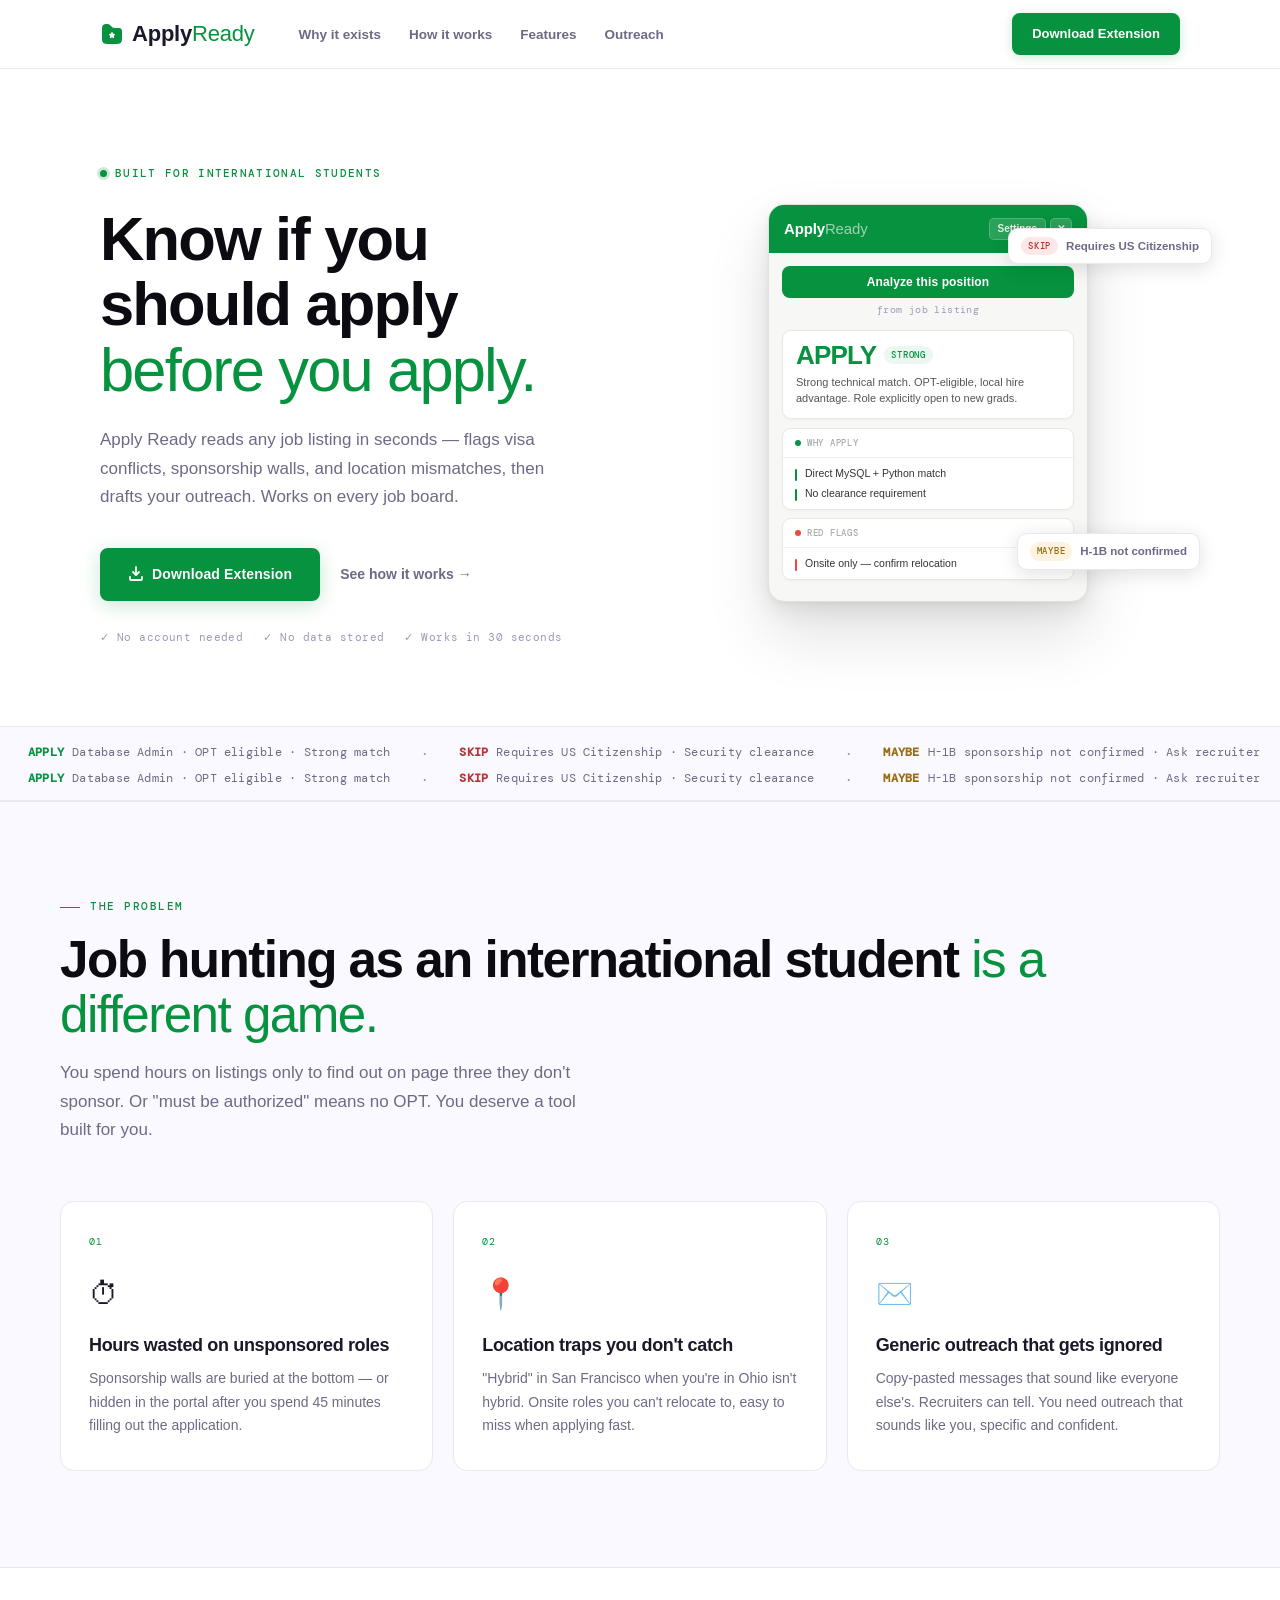
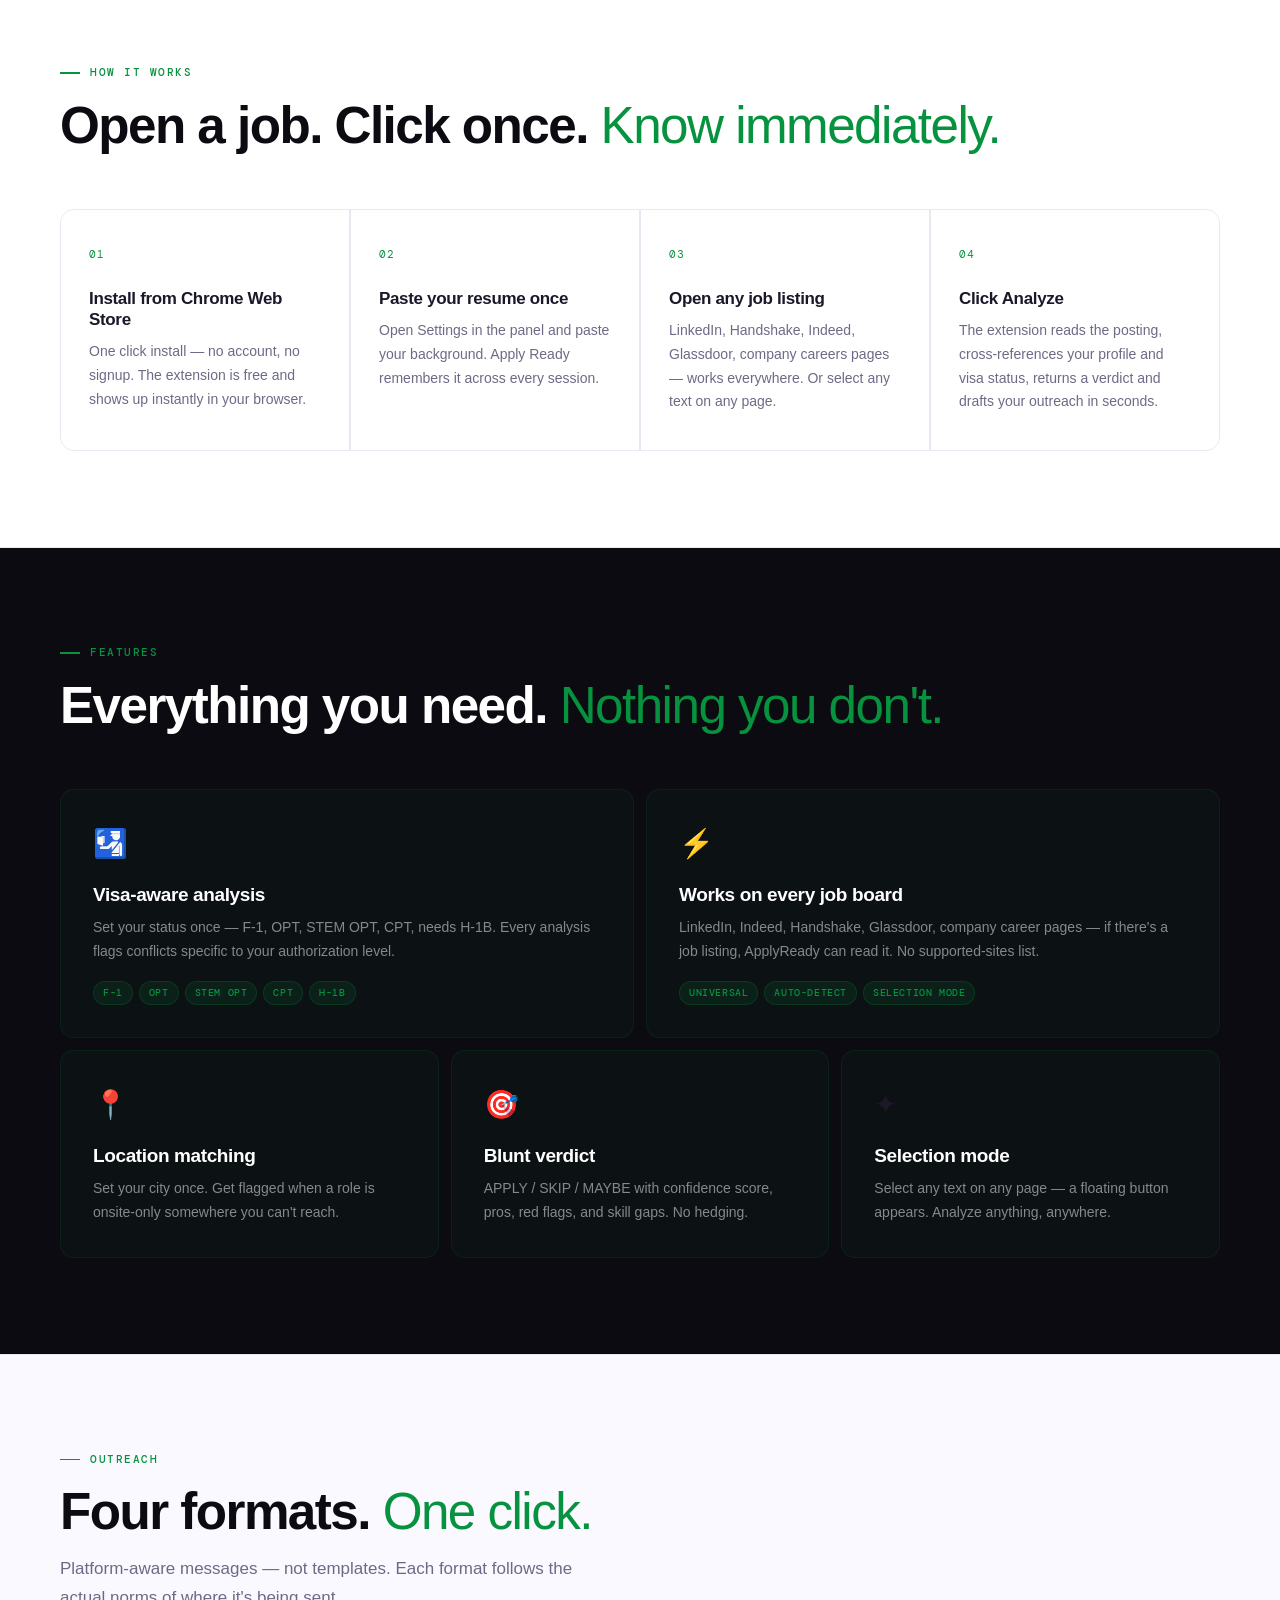
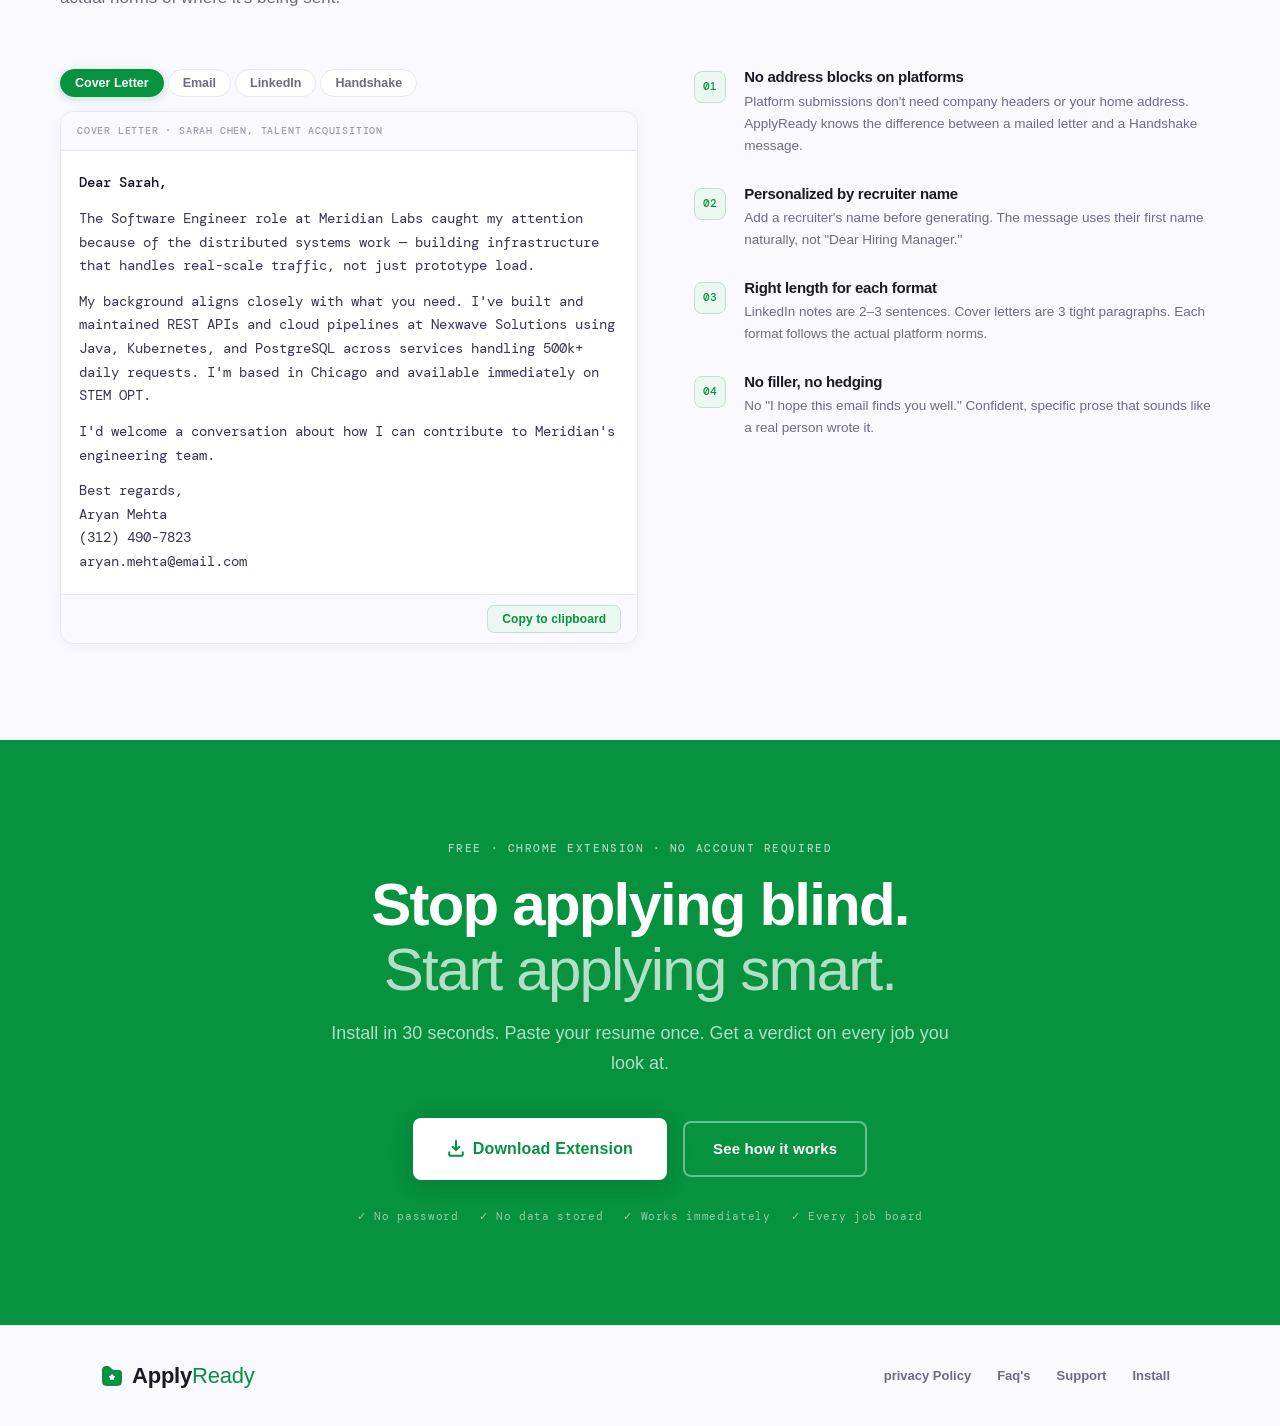
<file: index.html>
<!DOCTYPE html>
<html lang="en">

<head>
  <meta charset="UTF-8" />
  <meta name="viewport" content="width=device-width, initial-scale=1.0" />
  <title>ApplyReady — Know if you should apply before you apply</title>
  <link rel="preconnect" href="https://fonts.googleapis.com">
  <link rel="icon" type="image/png" href="/favicon.png" />
  <link
    href="https://fonts.googleapis.com/css2?family=Instrument+Serif:ital@0;1&family=DM+Mono:wght@400;500&family=Syne:wght@400;600;700;800&display=swap"
    rel="stylesheet">
  <link rel="stylesheet" href="css/style.css" />
</head>

<body>

  <!-- ── NAVIGATION ── -->
  <nav id="navbar">
    <div class="nav-inner">
      <a href="#" class="nav-logo">
        <svg width="24" height="24" viewBox="0 0 24 24" fill="none" xmlns="http://www.w3.org/2000/svg">
          <path fill-rule="evenodd" clip-rule="evenodd"
            d="M2.06935 5.25839C2 5.62595 2 6.06722 2 6.94975V14C2 17.7712 2 19.6569 3.17157 20.8284C4.34315 22 6.22876 22 10 22H14C17.7712 22 19.6569 22 20.8284 20.8284C22 19.6569 22 17.7712 22 14V11.7979C22 9.16554 22 7.84935 21.2305 6.99383C21.1598 6.91514 21.0849 6.84024 21.0062 6.76946C20.1506 6 18.8345 6 16.2021 6H15.8284C14.6747 6 14.0979 6 13.5604 5.84678C13.2651 5.7626 12.9804 5.64471 12.7121 5.49543C12.2237 5.22367 11.8158 4.81578 11 4L10.4497 3.44975C10.1763 3.17633 10.0396 3.03961 9.89594 2.92051C9.27652 2.40704 8.51665 2.09229 7.71557 2.01738C7.52976 2 7.33642 2 6.94975 2C6.06722 2 5.62595 2 5.25839 2.06935C3.64031 2.37464 2.37464 3.64031 2.06935 5.25839ZM12.9524 11.1989L12.8541 11.0225C12.4741 10.3408 12.2841 10 12 10C11.7159 10 11.5259 10.3408 11.1459 11.0225L11.0476 11.1989C10.9397 11.3926 10.8857 11.4894 10.8015 11.5533C10.7173 11.6172 10.6125 11.641 10.4028 11.6884L10.2119 11.7316C9.47396 11.8986 9.10501 11.982 9.01723 12.2643C8.92945 12.5466 9.18097 12.8407 9.68403 13.429L9.81418 13.5812C9.95713 13.7483 10.0286 13.8319 10.0608 13.9353C10.0929 14.0387 10.0821 14.1502 10.0605 14.3733L10.0408 14.5763C9.96476 15.3612 9.92674 15.7536 10.1565 15.9281C10.3864 16.1025 10.7318 15.9435 11.4227 15.6254L11.6014 15.5431C11.7978 15.4527 11.8959 15.4075 12 15.4075C12.1041 15.4075 12.2022 15.4527 12.3986 15.5431L12.5773 15.6254C13.2682 15.9435 13.6136 16.1025 13.8435 15.9281C14.0733 15.7536 14.0352 15.3612 13.9592 14.5763L13.9395 14.3733C13.9179 14.1502 13.9071 14.0387 13.9392 13.9353C13.9714 13.8319 14.0429 13.7483 14.1858 13.5812L14.316 13.429C14.819 12.8407 15.0706 12.5466 14.9828 12.2643C14.895 11.982 14.526 11.8986 13.7881 11.7316L13.5972 11.6884C13.3875 11.641 13.2827 11.6172 13.1985 11.5533C13.1143 11.4894 13.0603 11.3926 12.9524 11.1989Z"
            fill="#06923E" />
        </svg>
        Apply<span>Ready</span>
      </a>

 <ul class="nav-links">
  <li><a href="./#problem">Why it exists</a></li>
  <li><a href="./#how">How it works</a></li>
  <li><a href="./#features">Features</a></li>
  <li><a href="./#outreach">Outreach</a></li>
</ul>

      <div class="nav-right">
        <a href="#install" class="nav-cta">Download Extension</a>
      </div>

      <button class="nav-hamburger" id="hamburger" aria-label="Menu">
        <span></span><span></span><span></span>
      </button>
    </div>

    <div class="nav-mobile" id="mobileMenu">
      <a href="#problem">Why it exists</a>
      <a href="#how">How it works</a>
      <a href="#features">Features</a>
      <a href="#outreach">Outreach</a>
      <a href="#install" class="mobile-cta">Download Extension</a>
    </div>
  </nav>

  <!-- ── HERO ── -->
  <section class="hero" id="hero">
    <div class="hero-inner">
      <div class="hero-left">
        <div class="hero-eyebrow">
          <span class="eyebrow-dot"></span>
          Built for international students
        </div>
        <h1 class="hero-h1">
          Know if you should apply
          <em>before you apply.</em>
        </h1>
        <p class="hero-sub">
          Apply Ready reads any job listing in seconds — flags visa conflicts, sponsorship walls, and location
          mismatches, then drafts your outreach. Works on every job board.
        </p>

        <div class="hero-actions">
          <a href="https://chromewebstore.google.com" target="_blank" class="btn-primary">
            <svg width="16" height="16" viewBox="0 0 16 16" fill="none">
              <path d="M8 1v8M5 6l3 3 3-3M2 11v2a1 1 0 001 1h10a1 1 0 001-1v-2" stroke="currentColor" stroke-width="1.8"
                stroke-linecap="round" stroke-linejoin="round" />
            </svg>
            Download Extension
          </a>
          <a href="#how" class="btn-ghost">See how it works →</a>
        </div>

        <div class="hero-trust">
          <span>✓ No account needed</span>
          <span>✓ No data stored</span>
          <span>✓ Works in 30 seconds</span>
        </div>
      </div>

      <div class="hero-right">
        <div class="mock-panel">
          <div class="mock-head">
            <div class="mock-wordmark">Apply<span>Ready</span></div>
            <div class="mock-btns">
              <div class="mock-btn">Settings</div>
              <div class="mock-btn close">✕</div>
            </div>
          </div>
          <div class="mock-body">
            <button class="mock-analyze">Analyze this position</button>
            <div class="mock-source">from job listing</div>

            <div class="mock-verdict-card">
              <div class="mock-vrow">
                <span class="mock-verdict apply">APPLY</span>
                <span class="mock-conf strong">STRONG</span>
              </div>
              <p class="mock-summary">Strong technical match. OPT-eligible, local hire advantage. Role explicitly open
                to new grads.</p>
            </div>

            <div class="mock-bullets-card">
              <div class="mock-bhead green">
                <span class="mock-bdot green"></span>
                <span>Why apply</span>
              </div>
              <div class="mock-bbody">
                <div class="mock-bullet"><span class="mock-bar green"></span>Direct MySQL + Python match</div>
                <div class="mock-bullet"><span class="mock-bar green"></span>No clearance requirement</div>
              </div>
            </div>

            <div class="mock-bullets-card">
              <div class="mock-bhead red">
                <span class="mock-bdot red"></span>
                <span>Red flags</span>
              </div>
              <div class="mock-bbody">
                <div class="mock-bullet"><span class="mock-bar red"></span>Onsite only — confirm relocation</div>
              </div>
            </div>
          </div>
        </div>

        <div class="float-card fc-skip">
          <span class="fc-label skip">SKIP</span>
          <span class="fc-text">Requires US Citizenship</span>
        </div>
        <div class="float-card fc-maybe">
          <span class="fc-label maybe">MAYBE</span>
          <span class="fc-text">H-1B not confirmed</span>
        </div>
      </div>
    </div>
  </section>

  <!-- ── TICKER ── -->
  <div class="ticker-wrap">
    <div class="ticker">
      <div class="ticker-track" id="tickerTrack">
        <span class="tick"><b class="apply">APPLY</b> Database Admin · OPT eligible · Strong match</span>
        <span class="tick-sep">·</span>
        <span class="tick"><b class="skip">SKIP</b> Requires US Citizenship · Security clearance</span>
        <span class="tick-sep">·</span>
        <span class="tick"><b class="maybe">MAYBE</b> H-1B sponsorship not confirmed · Ask recruiter</span>
        <span class="tick-sep">·</span>
        <span class="tick"><b class="apply">APPLY</b> Remote-first · No sponsor wall detected</span>
        <span class="tick-sep">·</span>
        <span class="tick"><b class="skip">SKIP</b> 5+ years required · New grad mismatch</span>
        <span class="tick-sep">·</span>
        <span class="tick"><b class="apply">APPLY</b> Local hire preferred · STEM OPT eligible</span>
        <span class="tick-sep">·</span>
        <span class="tick"><b class="skip">SKIP</b> Must be authorized without sponsorship</span>
        <span class="tick-sep">·</span>
      </div>
    </div>
  </div>

  <!-- ── PROBLEM ── -->
  <section class="section problem-section" id="problem">
    <div class="section-inner">
      <div class="section-header">
        <div class="eyebrow">The problem</div>
        <h2 class="section-h2">Job hunting as an international student <em>is a different game.</em></h2>
        <p class="section-sub">You spend hours on listings only to find out on page three they don't sponsor. Or "must
          be authorized" means no OPT. You deserve a tool built for you.</p>
      </div>

      <div class="pain-grid">
        <div class="pain-card reveal">
          <div class="pain-num">01</div>
          <div class="pain-icon">⏱</div>
          <h3>Hours wasted on unsponsored roles</h3>
          <p>Sponsorship walls are buried at the bottom — or hidden in the portal after you spend 45 minutes filling out
            the application.</p>
        </div>
        <div class="pain-card reveal delay-1">
          <div class="pain-num">02</div>
          <div class="pain-icon">📍</div>
          <h3>Location traps you don't catch</h3>
          <p>"Hybrid" in San Francisco when you're in Ohio isn't hybrid. Onsite roles you can't relocate to, easy to
            miss when applying fast.</p>
        </div>
        <div class="pain-card reveal delay-2">
          <div class="pain-num">03</div>
          <div class="pain-icon">✉️</div>
          <h3>Generic outreach that gets ignored</h3>
          <p>Copy-pasted messages that sound like everyone else's. Recruiters can tell. You need outreach that sounds
            like you, specific and confident.</p>
        </div>
      </div>
    </div>
  </section>

  <!-- ── HOW IT WORKS ── -->
  <section class="section how-section" id="how">
    <div class="section-inner">
      <div class="section-header">
        <div class="eyebrow">How it works</div>
        <h2 class="section-h2">Open a job. Click once. <em>Know immediately.</em></h2>
      </div>

      <div class="steps-grid">
        <div class="step reveal">
          <div class="step-num">01</div>
          <h3 class="step-title">Install from Chrome Web Store</h3>
          <p class="step-desc">One click install — no account, no signup. The extension is free and shows up instantly
            in your browser.</p>
        </div>
        <div class="step reveal delay-1">
          <div class="step-num">02</div>
          <h3 class="step-title">Paste your resume once</h3>
          <p class="step-desc">Open Settings in the panel and paste your background. Apply Ready remembers it across
            every session.</p>
        </div>
        <div class="step reveal delay-2">
          <div class="step-num">03</div>
          <h3 class="step-title">Open any job listing</h3>
          <p class="step-desc">LinkedIn, Handshake, Indeed, Glassdoor, company careers pages — works everywhere. Or
            select any text on any page.</p>
        </div>
        <div class="step reveal delay-3">
          <div class="step-num">04</div>
          <h3 class="step-title">Click Analyze</h3>
          <p class="step-desc">The extension reads the posting, cross-references your profile and visa status, returns a
            verdict and drafts your outreach in seconds.</p>
        </div>
      </div>
    </div>
  </section>

  <!-- ── FEATURES ── -->
  <section class="section features-section" id="features">
    <div class="section-inner">
      <div class="section-header">
        <div class="eyebrow">Features</div>
        <h2 class="section-h2">Everything you need. <em>Nothing you don't.</em></h2>
      </div>

      <div class="bento">
        <div class="bento-card large reveal">
          <div class="bento-icon">🛂</div>
          <h3>Visa-aware analysis</h3>
          <p>Set your status once — F-1, OPT, STEM OPT, CPT, needs H-1B. Every analysis flags conflicts specific to your
            authorization level.</p>
          <div class="bento-tags">
            <span>F-1</span><span>OPT</span><span>STEM OPT</span><span>CPT</span><span>H-1B</span>
          </div>
        </div>
        <div class="bento-card large reveal delay-1">
          <div class="bento-icon">⚡</div>
          <h3>Works on every job board</h3>
          <p>LinkedIn, Indeed, Handshake, Glassdoor, company career pages — if there's a job listing, ApplyReady can
            read it. No supported-sites list.</p>
          <div class="bento-tags">
            <span>Universal</span><span>Auto-detect</span><span>Selection mode</span>
          </div>
        </div>
        <div class="bento-card small reveal">
          <div class="bento-icon">📍</div>
          <h3>Location matching</h3>
          <p>Set your city once. Get flagged when a role is onsite-only somewhere you can't reach.</p>
        </div>
        <div class="bento-card small reveal delay-1">
          <div class="bento-icon">🎯</div>
          <h3>Blunt verdict</h3>
          <p>APPLY / SKIP / MAYBE with confidence score, pros, red flags, and skill gaps. No hedging.</p>
        </div>
        <div class="bento-card small reveal delay-2">
          <div class="bento-icon">✦</div>
          <h3>Selection mode</h3>
          <p>Select any text on any page — a floating button appears. Analyze anything, anywhere.</p>
        </div>
      </div>
    </div>
  </section>

  <!-- ── OUTREACH ── -->
  <section class="section outreach-section" id="outreach">
    <div class="section-inner">
      <div class="section-header">
        <div class="eyebrow">Outreach</div>
        <h2 class="section-h2">Four formats. <em>One click.</em></h2>
        <p class="section-sub">Platform-aware messages — not templates. Each format follows the actual norms of where
          it's being sent.</p>
      </div>

      <div class="outreach-grid">
        <div class="outreach-demo reveal">
          <div class="out-tabs">
            <button class="out-tab active" data-tab="cover">Cover Letter</button>
            <button class="out-tab" data-tab="email">Email</button>
            <button class="out-tab" data-tab="linkedin">LinkedIn</button>
            <button class="out-tab" data-tab="handshake">Handshake</button>
          </div>

          <div class="out-card" id="tab-cover">
            <div class="out-card-head">Cover letter · Sarah Chen, Talent Acquisition</div>
            <div class="out-card-body">
              <p><strong>Dear Sarah,</strong></p>
              <p>The Software Engineer role at Meridian Labs caught my attention because of the distributed systems work
                — building infrastructure that handles real-scale traffic, not just prototype load.</p>
              <p>My background aligns closely with what you need. I've built and maintained REST APIs and cloud
                pipelines at Nexwave Solutions using Java, Kubernetes, and PostgreSQL across services handling 500k+
                daily requests. I'm based in Chicago and available immediately on STEM OPT.</p>
              <p>I'd welcome a conversation about how I can contribute to Meridian's engineering team.</p>
              <p>Best regards,<br>Aryan Mehta<br>(312) 490-7823<br>aryan.mehta@email.com</p>
            </div>
            <div class="out-card-foot">
              <button class="out-copy" onclick="copyText(this)">Copy to clipboard</button>
            </div>
          </div>

          <div class="out-card hidden" id="tab-email">
            <div class="out-card-head">Cold email · Sarah Chen</div>
            <div class="out-card-body">
              <p><strong>Dear Sarah,</strong></p>
              <p>I came across the Software Engineer opening at Meridian Labs and wanted to reach out directly. The
                distributed systems focus is exactly the kind of infrastructure challenge I've been building toward.</p>
              <p>I've worked with Java, Kubernetes, and PostgreSQL in production at Nexwave Solutions and I'm completing
                my M.S. in Computer Science at UIC. I'm on STEM OPT and available immediately with no sponsorship
                complications.</p>
              <p>Would you have 15 minutes this week to connect?</p>
              <p>Best regards,<br>Aryan Mehta<br>(312) 490-7823</p>
            </div>
            <div class="out-card-foot">
              <button class="out-copy" onclick="copyText(this)">Copy to clipboard</button>
            </div>
          </div>

          <div class="out-card hidden" id="tab-linkedin">
            <div class="out-card-head">LinkedIn connection note · 2 sentences</div>
            <div class="out-card-body">
              <p>Hi Sarah, I'm a CS grad student at UIC applying for the Software Engineer role at Meridian Labs — my
                Java and Kubernetes background aligns closely with what you're looking for. Would love to connect and
                hear more about the team.</p>
            </div>
            <div class="out-card-foot">
              <button class="out-copy" onclick="copyText(this)">Copy to clipboard</button>
            </div>
          </div>

          <div class="out-card hidden" id="tab-handshake">
            <div class="out-card-head">Handshake message · Mobile-readable</div>
            <div class="out-card-body">
              <p>Hi Sarah, I'm applying for the Software Engineer role and wanted to reach out directly. The distributed
                systems work stands out — it's exactly the kind of production-scale challenge I've been focused on at
                Nexwave Solutions. Happy to answer any questions about my background.</p>
            </div>
            <div class="out-card-foot">
              <button class="out-copy" onclick="copyText(this)">Copy to clipboard</button>
            </div>
          </div>
        </div>

        <div class="outreach-points reveal delay-1">
          <div class="op">
            <div class="op-num">01</div>
            <div class="op-content">
              <h4>No address blocks on platforms</h4>
              <p>Platform submissions don't need company headers or your home address. ApplyReady knows the difference
                between a mailed letter and a Handshake message.</p>
            </div>
          </div>
          <div class="op">
            <div class="op-num">02</div>
            <div class="op-content">
              <h4>Personalized by recruiter name</h4>
              <p>Add a recruiter's name before generating. The message uses their first name naturally, not "Dear Hiring
                Manager."</p>
            </div>
          </div>
          <div class="op">
            <div class="op-num">03</div>
            <div class="op-content">
              <h4>Right length for each format</h4>
              <p>LinkedIn notes are 2–3 sentences. Cover letters are 3 tight paragraphs. Each format follows the actual
                platform norms.</p>
            </div>
          </div>
          <div class="op">
            <div class="op-num">04</div>
            <div class="op-content">
              <h4>No filler, no hedging</h4>
              <p>No "I hope this email finds you well." Confident, specific prose that sounds like a real person wrote
                it.</p>
            </div>
          </div>
        </div>
      </div>
    </div>
  </section>

  <!-- ── CTA ── -->
  <section class="cta-section" id="install">
    <div class="cta-inner">
      <div class="eyebrow center">Free · Chrome Extension · No account required</div>
      <h2 class="cta-h2">Stop applying blind. <em>Start applying smart.</em></h2>
      <p class="cta-sub">Install in 30 seconds. Paste your resume once. Get a verdict on every job you look at.</p>
      <div class="cta-actions">
        <a href="https://chromewebstore.google.com" target="_blank" class="btn-primary large">
          <svg width="18" height="18" viewBox="0 0 16 16" fill="none">
            <path d="M8 1v8M5 6l3 3 3-3M2 11v2a1 1 0 001 1h10a1 1 0 001-1v-2" stroke="currentColor" stroke-width="1.8"
              stroke-linecap="round" stroke-linejoin="round" />
          </svg>
          Download Extension
        </a>
        <a href="#how" class="btn-outline">See how it works</a>
      </div>

      <div class="cta-checks">
        <span>✓ No password</span>
        <span>✓ No data stored</span>
        <span>✓ Works immediately</span>
        <span>✓ Every job board</span>
      </div>
    </div>
  </section>

  <!-- ── FOOTER ── -->
  <footer>
    <div class="footer-inner">
      <a href="#" class="nav-logo">
        <svg width="24" height="24" viewBox="0 0 24 24" fill="none" xmlns="http://www.w3.org/2000/svg">
          <path fill-rule="evenodd" clip-rule="evenodd"
            d="M2.06935 5.25839C2 5.62595 2 6.06722 2 6.94975V14C2 17.7712 2 19.6569 3.17157 20.8284C4.34315 22 6.22876 22 10 22H14C17.7712 22 19.6569 22 20.8284 20.8284C22 19.6569 22 17.7712 22 14V11.7979C22 9.16554 22 7.84935 21.2305 6.99383C21.1598 6.91514 21.0849 6.84024 21.0062 6.76946C20.1506 6 18.8345 6 16.2021 6H15.8284C14.6747 6 14.0979 6 13.5604 5.84678C13.2651 5.7626 12.9804 5.64471 12.7121 5.49543C12.2237 5.22367 11.8158 4.81578 11 4L10.4497 3.44975C10.1763 3.17633 10.0396 3.03961 9.89594 2.92051C9.27652 2.40704 8.51665 2.09229 7.71557 2.01738C7.52976 2 7.33642 2 6.94975 2C6.06722 2 5.62595 2 5.25839 2.06935C3.64031 2.37464 2.37464 3.64031 2.06935 5.25839ZM12.9524 11.1989L12.8541 11.0225C12.4741 10.3408 12.2841 10 12 10C11.7159 10 11.5259 10.3408 11.1459 11.0225L11.0476 11.1989C10.9397 11.3926 10.8857 11.4894 10.8015 11.5533C10.7173 11.6172 10.6125 11.641 10.4028 11.6884L10.2119 11.7316C9.47396 11.8986 9.10501 11.982 9.01723 12.2643C8.92945 12.5466 9.18097 12.8407 9.68403 13.429L9.81418 13.5812C9.95713 13.7483 10.0286 13.8319 10.0608 13.9353C10.0929 14.0387 10.0821 14.1502 10.0605 14.3733L10.0408 14.5763C9.96476 15.3612 9.92674 15.7536 10.1565 15.9281C10.3864 16.1025 10.7318 15.9435 11.4227 15.6254L11.6014 15.5431C11.7978 15.4527 11.8959 15.4075 12 15.4075C12.1041 15.4075 12.2022 15.4527 12.3986 15.5431L12.5773 15.6254C13.2682 15.9435 13.6136 16.1025 13.8435 15.9281C14.0733 15.7536 14.0352 15.3612 13.9592 14.5763L13.9395 14.3733C13.9179 14.1502 13.9071 14.0387 13.9392 13.9353C13.9714 13.8319 14.0429 13.7483 14.1858 13.5812L14.316 13.429C14.819 12.8407 15.0706 12.5466 14.9828 12.2643C14.895 11.982 14.526 11.8986 13.7881 11.7316L13.5972 11.6884C13.3875 11.641 13.2827 11.6172 13.1985 11.5533C13.1143 11.4894 13.0603 11.3926 12.9524 11.1989Z"
            fill="#06923E" />
        </svg>
        Apply<span>Ready</span>
      </a>
      <div class="footer-links">
        <a href="./privacy.html">privacy Policy</a>
        <a href="./faq.html">Faq's</a>
        <a href="./support.html">Support</a>
        <a href="./test.html?later-install-page">Install</a>
      </div>
    </div>
  </footer>
  <script src="script/script.js"></script>
</body>

</html>
</file>
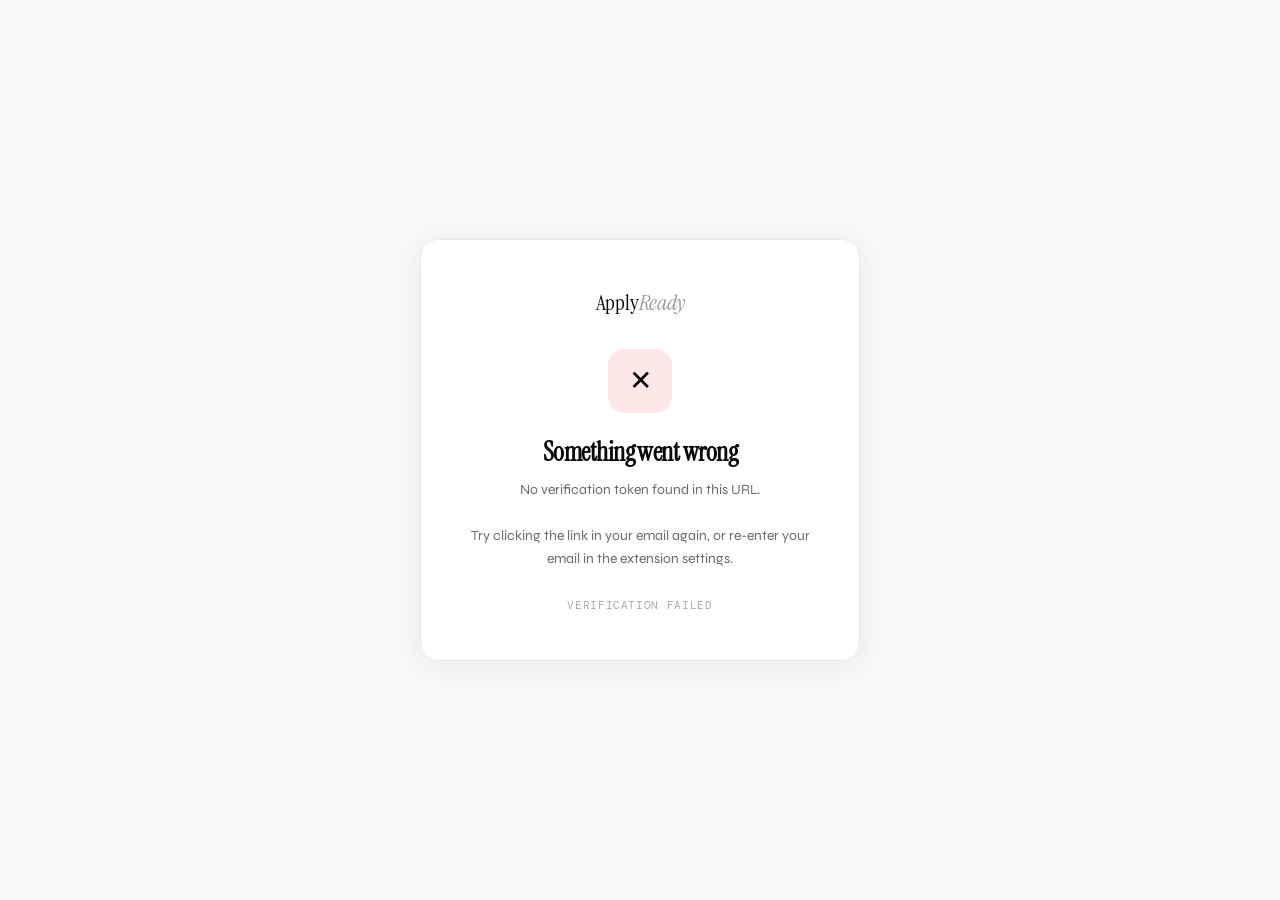
<file: callback.html>
<!DOCTYPE html>
<html lang="en">
<head>
  <meta charset="UTF-8" />
  <meta name="viewport" content="width=device-width, initial-scale=1.0" />
  <title>ApplyReady — Verifying your account</title>
  <link rel="preconnect" href="https://fonts.googleapis.com">
  <link href="https://fonts.googleapis.com/css2?family=Instrument+Serif:ital@0;1&family=Syne:wght@400;600;700&family=DM+Mono:wght@400;500&display=swap" rel="stylesheet">
  <style>
    *, *::before, *::after { box-sizing: border-box; margin: 0; padding: 0; }
    html, body { height: 100%; }
    body {
      font-family: 'Syne', sans-serif;
      background: #f9f9f7;
      display: flex; align-items: center; justify-content: center;
      min-height: 100vh; padding: 24px;
    }

    .card {
      background: #fff;
      border: 1.5px solid #e8e8e4;
      border-radius: 18px;
      padding: 48px 40px;
      max-width: 440px; width: 100%;
      text-align: center;
      box-shadow: 0 4px 32px rgba(0,0,0,.07);
    }

    .logo {
      font-family: 'Instrument Serif', serif;
      font-size: 22px; color: #0a0a09;
      letter-spacing: -.01em; margin-bottom: 32px;
      display: block;
    }
    .logo span { font-style: italic; color: #9a9a92; }

    .icon {
      width: 64px; height: 64px; border-radius: 16px;
      margin: 0 auto 24px;
      display: flex; align-items: center; justify-content: center;
      font-size: 28px;
    }
    .icon.loading { background: #e8f5ec; animation: pulse 1.5s ease-in-out infinite; }
    .icon.success { background: #e8f5ec; }
    .icon.error   { background: #fde8e7; }

    @keyframes pulse {
      0%, 100% { opacity: 1; }
      50%       { opacity: .6; }
    }

    h1 {
      font-family: 'Instrument Serif', serif;
      font-size: 26px; letter-spacing: -.02em;
      color: #0a0a09; margin-bottom: 10px; line-height: 1.2;
    }

    p {
      font-size: 14px; color: #6b6b64;
      line-height: 1.65; margin-bottom: 0;
    }

    .mono {
      font-family: 'DM Mono', monospace;
      font-size: 11px; letter-spacing: .06em;
      text-transform: uppercase; color: #aaa;
      margin-top: 28px; display: block;
    }

    .steps {
      margin-top: 24px; text-align: left;
      background: #f9f9f7; border: 1px solid #e8e8e4;
      border-radius: 10px; padding: 16px 18px;
      display: flex; flex-direction: column; gap: 10px;
    }
    .step-row {
      display: flex; align-items: center; gap: 12px;
      font-size: 13px; color: #3a3a36;
    }
    .step-dot {
      width: 8px; height: 8px; border-radius: 50%;
      background: #c3e6ce; flex-shrink: 0;
    }
    .step-dot.done { background: #1a6b35; }
    .step-dot.active { background: #1a6b35; animation: pulse 1s infinite; }

    .btn {
      display: inline-block; margin-top: 24px;
      background: #1a6b35; color: #fff;
      font-family: 'Syne', sans-serif; font-size: 13px; font-weight: 700;
      padding: 11px 24px; border-radius: 8px;
      text-decoration: none; letter-spacing: .01em;
      transition: background .15s;
    }
    .btn:hover { background: #158030; }
  </style>
</head>
<body>
  <div class="card">
    <span class="logo">Apply<span>Ready</span></span>

    <div class="icon loading" id="icon">⏳</div>
    <h1 id="title">Verifying your account</h1>
    <p id="message">Hang tight — we're confirming your email and activating the extension.</p>

    <div class="steps" id="steps">
      <div class="step-row">
        <div class="step-dot done"></div>
        <span>Email link clicked</span>
      </div>
      <div class="step-row">
        <div class="step-dot active" id="dot2"></div>
        <span id="step2">Reading verification token</span>
      </div>
      <div class="step-row">
        <div class="step-dot" id="dot3"></div>
        <span id="step3">Activating extension</span>
      </div>
    </div>

    <span class="mono" id="status">Working...</span>
  </div>

  <script>
    // ── READ TOKEN FROM URL ──────────────────────────────────────────
    // Supabase magic links put the session in the URL hash
    // Format: #access_token=xxx&refresh_token=xxx&type=magiclink
    function getParams() {
      const hash = window.location.hash.substring(1);
      const query = window.location.search.substring(1);
      const params = new URLSearchParams(hash || query);
      return {
        accessToken:  params.get('access_token'),
        refreshToken: params.get('refresh_token'),
        type:         params.get('type'),
        error:        params.get('error'),
        errorDesc:    params.get('error_description'),
      };
    }

    function setStep2Done() {
      document.getElementById('dot2').classList.remove('active');
      document.getElementById('dot2').classList.add('done');
      document.getElementById('dot3').classList.add('active');
      document.getElementById('step3').textContent = 'Sending to extension...';
    }

    function showSuccess() {
      document.getElementById('dot3').classList.remove('active');
      document.getElementById('dot3').classList.add('done');
      document.getElementById('icon').textContent = '✓';
      document.getElementById('icon').classList.remove('loading');
      document.getElementById('icon').classList.add('success');
      document.getElementById('title').textContent = 'You\'re verified!';
      document.getElementById('message').textContent = 'Your ApplyReady extension is now active. You can close this tab and start analyzing jobs.';
      document.getElementById('status').textContent = 'Extension activated · Close this tab';
      document.getElementById('steps').remove();
    }

    function showError(msg) {
      document.getElementById('icon').textContent = '✕';
      document.getElementById('icon').classList.remove('loading');
      document.getElementById('icon').classList.add('error');
      document.getElementById('title').textContent = 'Something went wrong';
      document.getElementById('message').innerHTML = msg + '<br><br>Try clicking the link in your email again, or re-enter your email in the extension settings.';
      document.getElementById('status').textContent = 'Verification failed';
      document.getElementById('steps').remove();
    }

    // ── SEND TOKEN TO EXTENSION ──────────────────────────────────────
    // Strategy: store in localStorage on this page.
    // background.js polls all tabs on this domain and picks it up.
    // Much more reliable than sendMessage when service worker is inactive.
    function sendToExtension(accessToken, refreshToken) {
      // 1. Store token in localStorage for background.js to pick up
      try {
        localStorage.setItem('applyready_pending_token', JSON.stringify({
          accessToken,
          refreshToken,
          timestamp: Date.now(),
        }));
      } catch (e) {
        console.warn('localStorage write failed', e);
      }

      // 2. Also try direct sendMessage if ext ID in URL (works if SW is awake)
      const urlParams = new URLSearchParams(window.location.search);
      const extId = urlParams.get('ext');
      if (extId && typeof chrome !== 'undefined' && chrome.runtime) {
        try {
          chrome.runtime.sendMessage(
            extId,
            { type: 'APPLYREADY_AUTH', accessToken, refreshToken },
            () => { /* ignore errors — localStorage is the reliable path */ }
          );
        } catch { /* ignore */ }
      }

      // 3. Always show success — extension will pick up token on next open
      showSuccess();
      startCountdown();
    }

    // ── COUNTDOWN CLOSE ─────────────────────────────────────────────
    function startCountdown() {
      const statusEl = document.getElementById('status');
      let count = 5;
      statusEl.textContent = `Closing in ${count}…`;
      const timer = setInterval(() => {
        count--;
        if (count > 0) {
          statusEl.textContent = `Closing in ${count}…`;
        } else {
          clearInterval(timer);
          window.close();
          // Fallback if window.close() is blocked
          statusEl.textContent = 'You can close this tab.';
        }
      }, 1000);
    }

    // ── MAIN ────────────────────────────────────────────────────────
    (function init() {
      const { accessToken, refreshToken, error, errorDesc } = getParams();

      // Immediately clean the token from the URL bar so it's not exposed
      if (window.history.replaceState) {
        window.history.replaceState(null, '', window.location.pathname);
      }

      if (error) {
        showError(errorDesc || error);
        return;
      }

      if (!accessToken) {
        showError('No verification token found in this URL.');
        return;
      }

      document.getElementById('status').textContent = 'Token found · Activating...';
      setStep2Done();

      // Small delay so user sees the steps animate
      setTimeout(() => {
        sendToExtension(accessToken, refreshToken);
      }, 800);
    })();
  </script>
</body>
</html>
</file>
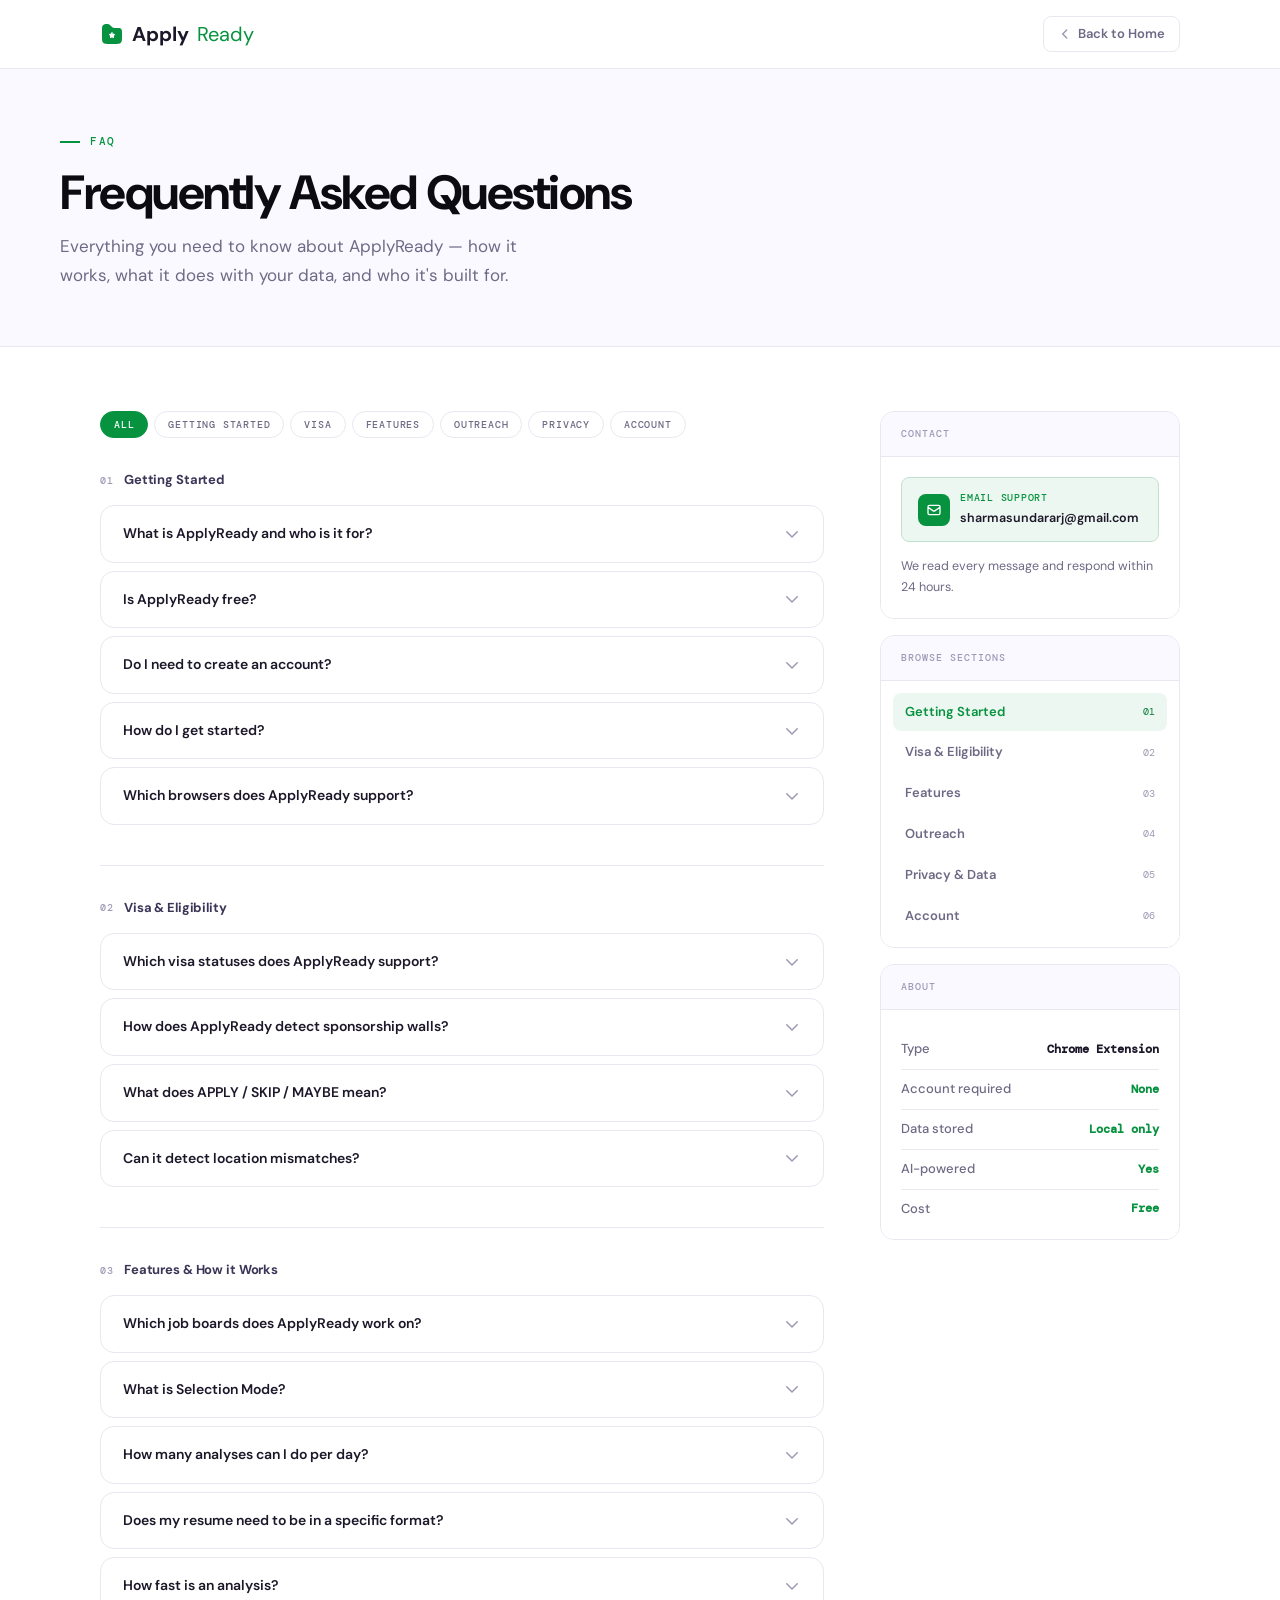
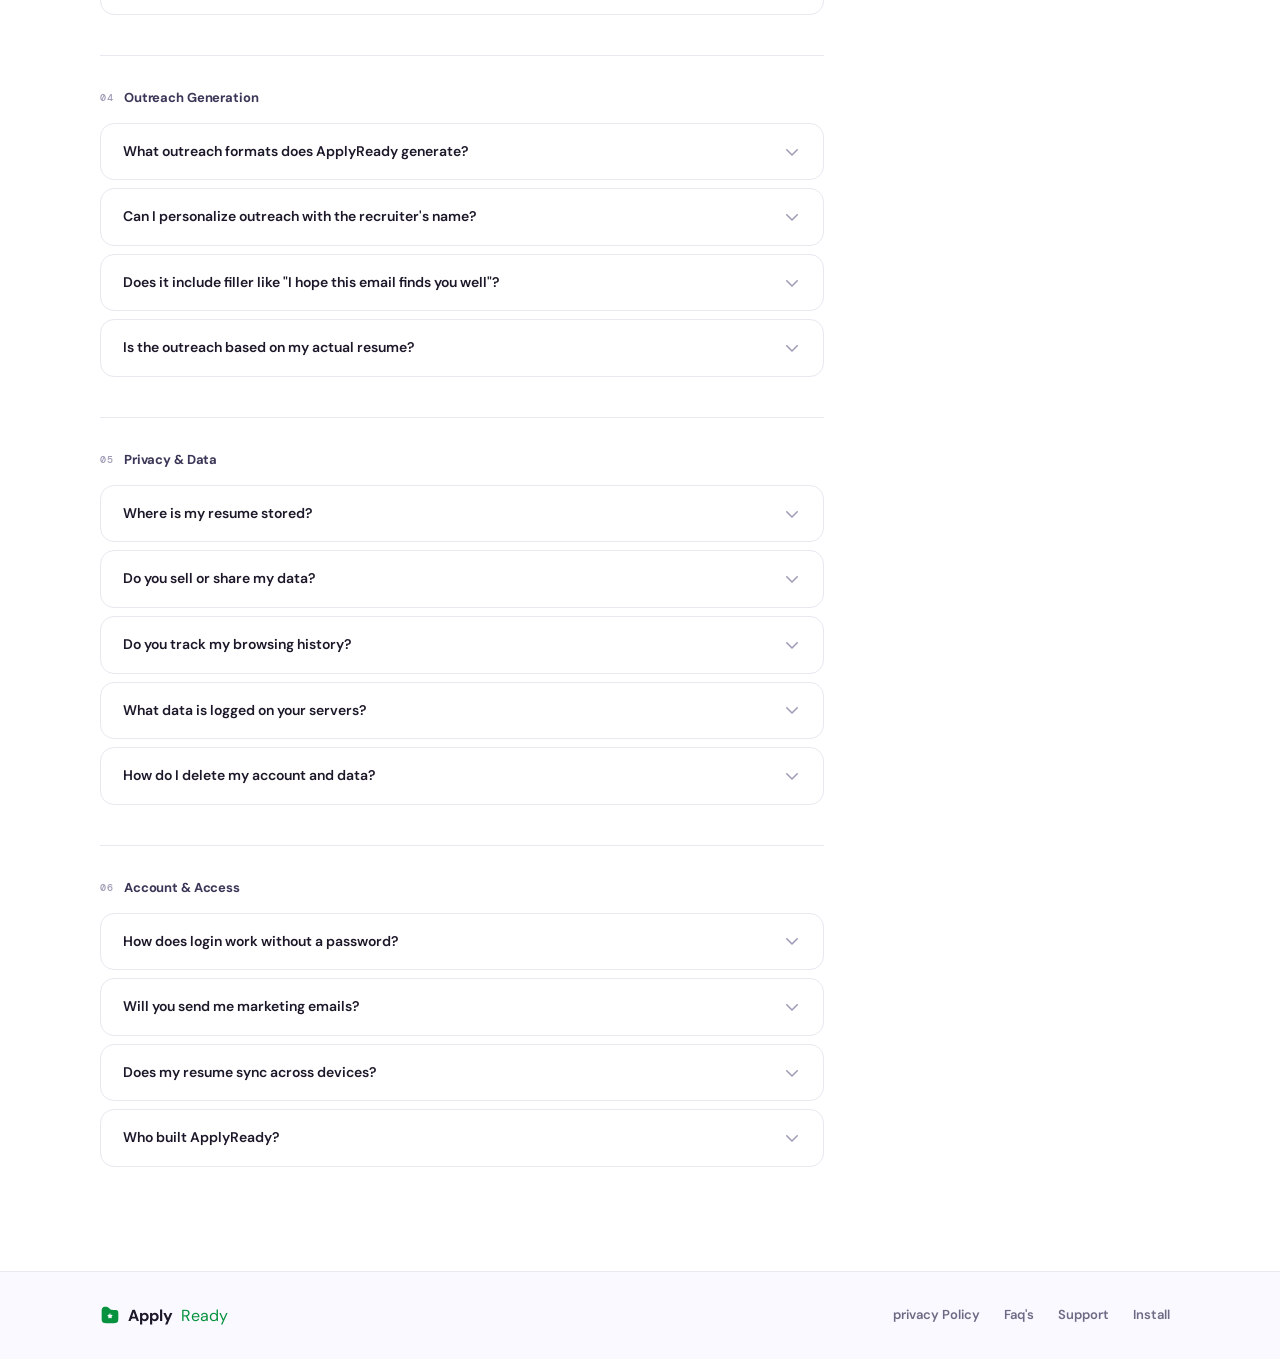
<file: faq.html>
<!DOCTYPE html>
<html lang="en">
<head>
  <meta charset="UTF-8" />
  <meta name="viewport" content="width=device-width, initial-scale=1.0" />
  <title>FAQ — ApplyReady</title>
  <link rel="icon" type="image/png" href="/assets/favicon.png" />
  <link href="https://fonts.googleapis.com/css2?family=DM+Sans:wght@400;500;600;700&family=DM+Mono:wght@400;500&display=swap" rel="stylesheet" />
  <style>
    :root {
      --g:        #06923E;
      --g-light:  #edf7f1;
      --g-mid:    #c2e0ce;
      --g-hover:  #057a34;
      --black:    #0d0b12;
      --ink:      #1c1729;
      --ink-2:    #3b3557;
      --ink-3:    #6e6a85;
      --ink-4:    #9e9ab5;
      --rule:     #e9e7f0;
      --surface:  #faf9ff;
      --white:    #ffffff;
      --font-ui:  'DM Sans', sans-serif;
      --font-mono:'DM Mono', monospace;
      --radius:   14px;
      --radius-sm:8px;
      --max-w:    1160px;
      --nav-h:    68px;
    }

    *, *::before, *::after { box-sizing: border-box; margin: 0; padding: 0; }
    html { scroll-behavior: smooth; -webkit-font-smoothing: antialiased; }
    body {
      background: var(--white);
      color: var(--ink);
      font-family: var(--font-ui);
      font-size: 16px;
      line-height: 1.6;
    }
    a { text-decoration: none; color: inherit; }
    ul { list-style: none; }

    /* NAV */
    #navbar {
      position: sticky; top: 0; z-index: 1000;
      background: rgba(255,255,255,.94);
      backdrop-filter: blur(16px);
      border-bottom: 1.5px solid var(--rule);
    }
    .nav-inner {
      max-width: var(--max-w); margin: 0 auto;
      padding: 0 40px; height: var(--nav-h);
      display: flex; align-items: center; justify-content: space-between;
    }
    .nav-logo {
      font-family: var(--font-ui);
      font-size: 20px; font-weight: 700; color: var(--ink);
      display: flex; align-items: center; gap: 8px;
    }
    .nav-logo span { color: var(--g); font-weight: 400; }
    .nav-back {
      display: inline-flex; align-items: center; gap: 6px;
      font-size: 13px; font-weight: 600; color: var(--ink-3);
      padding: 7px 14px; border-radius: var(--radius-sm);
      border: 1.5px solid var(--rule);
      background: var(--white);
      transition: color .12s, border-color .12s, background .12s;
    }
    .nav-back:hover { color: var(--ink); border-color: var(--g-mid); background: var(--g-light); }
    .nav-back svg { color: var(--ink-4); transition: color .12s; }
    .nav-back:hover svg { color: var(--g); }

    /* PAGE HEADER */
    .page-header {
      border-bottom: 1.5px solid var(--rule);
      background: var(--surface);
      padding: 64px 40px 56px;
    }
    .page-header-inner { max-width: var(--max-w); margin: 0 auto; }
    .eyebrow {
      font-family: var(--font-mono);
      font-size: 11px; font-weight: 500;
      letter-spacing: .14em; text-transform: uppercase;
      color: var(--g);
      display: flex; align-items: center; gap: 10px;
      margin-bottom: 16px;
    }
    .eyebrow::before {
      content: ''; width: 20px; height: 1.5px;
      background: var(--g); flex-shrink: 0;
    }
    .page-h1 {
      font-size: clamp(32px, 4vw, 48px);
      font-weight: 700; letter-spacing: -.03em;
      color: var(--black); margin-bottom: 14px;
      line-height: 1.08;
    }
    .page-sub {
      font-size: 17px; color: var(--ink-3); line-height: 1.7;
      max-width: 500px;
    }

    /* MAIN LAYOUT */
    .faq-body {
      max-width: var(--max-w); margin: 0 auto;
      padding: 64px 40px;
      display: grid;
      grid-template-columns: 1fr 300px;
      gap: 56px;
      align-items: start;
    }

    /* LEFT: ACCORDION COLUMN */
    .faq-col {}
    .col-label {
      font-family: var(--font-mono);
      font-size: 10px; font-weight: 500;
      letter-spacing: .12em; text-transform: uppercase;
      color: var(--ink-4); margin-bottom: 24px;
    }

    /* Category filter */
    .faq-categories {
      display: flex; flex-wrap: wrap; gap: 6px;
      margin-bottom: 32px;
    }
    .faq-cat-btn {
      font-family: var(--font-mono);
      font-size: 10px; font-weight: 500; letter-spacing: .08em; text-transform: uppercase;
      border: 1.5px solid var(--rule);
      background: var(--white); color: var(--ink-3);
      padding: 6px 13px; border-radius: 20px;
      cursor: pointer; transition: all .15s;
    }
    .faq-cat-btn:hover { border-color: var(--g-mid); color: var(--ink); }
    .faq-cat-btn.active {
      background: var(--g); border-color: var(--g); color: #fff;
    }

    /* Group label */
    .faq-group { margin-bottom: 40px; }
    .faq-group.hidden { display: none; }
    .faq-group-label {
      display: flex; align-items: center; gap: 10px;
      margin-bottom: 14px;
    }
    .faq-group-num {
      font-family: var(--font-mono); font-size: 10px; font-weight: 500;
      letter-spacing: .1em; text-transform: uppercase; color: var(--ink-4);
    }
    .faq-group-title {
      font-size: 13px; font-weight: 700; color: var(--ink-2);
      letter-spacing: -.01em;
    }

    /* Accordion item */
    .faq-item {
      border: 1.5px solid var(--rule);
      border-radius: var(--radius);
      background: var(--white);
      margin-bottom: 8px;
      overflow: hidden;
      transition: border-color .2s;
    }
    .faq-item:hover { border-color: var(--g-mid); }
    .faq-item.open {
      border-color: var(--g-mid);
      box-shadow: 0 0 0 3px rgba(6,146,62,.05);
    }

    .faq-q {
      width: 100%; text-align: left;
      background: none; border: none; cursor: pointer;
      padding: 18px 22px;
      display: flex; align-items: center;
      justify-content: space-between; gap: 16px;
      transition: background .15s;
    }
    .faq-q:hover { background: var(--surface); }
    .faq-item.open .faq-q { background: var(--surface); }

    .faq-q-text {
      font-family: var(--font-ui);
      font-size: 14px; font-weight: 600;
      color: var(--ink); text-align: left; line-height: 1.4;
    }

    .faq-chevron {
      width: 18px; height: 18px; flex-shrink: 0;
      color: var(--ink-4); transition: transform .2s, color .15s;
    }
    .faq-item.open .faq-chevron { transform: rotate(180deg); color: var(--g); }

    .faq-a {
      max-height: 0; overflow: hidden;
      transition: max-height .32s ease, padding .25s ease;
      padding: 0 22px;
      border-top: 0px solid var(--rule);
    }
    .faq-item.open .faq-a {
      max-height: 600px;
      padding-bottom: 20px;
      border-top: 1.5px solid var(--rule);
    }
    .faq-a p {
      font-size: 14px; line-height: 1.8;
      color: var(--ink-3); margin-top: 14px;
    }
    .faq-a p + p { margin-top: 8px; }
    .faq-a p strong { color: var(--ink-2); font-weight: 600; }
    .faq-a p a { color: var(--g); }
    .faq-a p a:hover { text-decoration: underline; }
    .faq-a p code {
      font-family: var(--font-mono);
      font-size: 12px; background: var(--surface);
      border: 1px solid var(--rule);
      padding: 2px 7px; border-radius: 5px; color: var(--ink-2);
    }
    .faq-tags {
      display: flex; flex-wrap: wrap; gap: 5px; margin-top: 12px;
    }
    .faq-tag {
      font-family: var(--font-mono); font-size: 10px; font-weight: 500;
      letter-spacing: .06em; text-transform: uppercase;
      color: var(--g); background: var(--g-light);
      border: 1px solid var(--g-mid);
      padding: 3px 9px; border-radius: 20px;
    }

    .faq-divider {
      border: none; border-top: 1.5px solid var(--rule);
      margin: 32px 0;
    }
    .faq-divider.hidden { display: none; }

    /* SIDEBAR */
    .sidebar-col { display: flex; flex-direction: column; gap: 16px; }

    .sidebar-card {
      border: 1.5px solid var(--rule);
      border-radius: var(--radius);
      overflow: hidden;
    }
    .sidebar-card-head {
      padding: 14px 20px;
      border-bottom: 1.5px solid var(--rule);
      font-family: var(--font-mono); font-size: 10px;
      font-weight: 500; letter-spacing: .1em; text-transform: uppercase;
      color: var(--ink-4); background: var(--surface);
    }
    .sidebar-card-body { padding: 20px; background: var(--white); }

    /* contact card */
    .contact-email {
      display: flex; align-items: center; gap: 10px;
      background: var(--g-light); border: 1.5px solid var(--g-mid);
      border-radius: var(--radius-sm); padding: 13px 16px;
      margin-bottom: 14px; transition: border-color .15s;
    }
    .contact-email:hover { border-color: var(--g); }
    .contact-email-icon {
      width: 32px; height: 32px; border-radius: 8px;
      background: var(--g); display: flex; align-items: center; justify-content: center;
      flex-shrink: 0;
    }
    .contact-email-label {
      font-family: var(--font-mono); font-size: 9.5px;
      font-weight: 500; letter-spacing: .08em; text-transform: uppercase;
      color: var(--g); margin-bottom: 2px;
    }
    .contact-email-addr {
      font-size: 12.5px; font-weight: 600; color: var(--ink);
      word-break: break-all;
    }
    .contact-note {
      font-size: 12.5px; color: var(--ink-3); line-height: 1.65;
    }

    /* categories nav in sidebar */
    .sidebar-nav { display: flex; flex-direction: column; gap: 2px; }
    .sidebar-nav-item {
      display: flex; align-items: center; justify-content: space-between;
      padding: 9px 12px; border-radius: var(--radius-sm);
      font-size: 13px; font-weight: 600; color: var(--ink-3);
      cursor: pointer; transition: background .12s, color .12s;
    }
    .sidebar-nav-item:hover { background: var(--surface); color: var(--ink); }
    .sidebar-nav-item.active { background: var(--g-light); color: var(--g); }
    .sidebar-nav-num {
      font-family: var(--font-mono); font-size: 10px;
      color: var(--ink-4); font-weight: 400;
    }
    .sidebar-nav-item.active .sidebar-nav-num { color: var(--g-hover); }

    /* about rows */
    .about-row {
      display: flex; justify-content: space-between; align-items: center;
      padding: 9px 0; border-bottom: 1px solid var(--rule);
      font-size: 13px;
    }
    .about-row:last-child { border-bottom: none; padding-bottom: 0; }
    .about-key { color: var(--ink-3); font-weight: 500; }
    .about-val { color: var(--ink); font-weight: 600; font-family: var(--font-mono); font-size: 12px; }
    .about-val.green { color: var(--g); }

    /* FOOTER */
    footer { border-top: 1.5px solid var(--rule); background: var(--surface); }
    .footer-inner {
      max-width: var(--max-w); margin: 0 auto;
      padding: 28px 40px;
      display: flex; align-items: center; justify-content: space-between;
      gap: 24px; flex-wrap: wrap;
    }
    .footer-logo {
      display: flex; align-items: center; gap: 8px;
      font-size: 16px; font-weight: 700; color: var(--ink);
    }
    .footer-logo span { color: var(--g); font-weight: 400; }
    .footer-links { display: flex; gap: 4px; flex-wrap: wrap; }
    .footer-links a {
      font-size: 13px; font-weight: 600; color: var(--ink-3);
      padding: 5px 10px; border-radius: 6px;
      transition: color .12s, background .12s;
    }
    .footer-links a:hover { color: var(--g); background: var(--g-light); }
    .footer-copy {
      font-family: var(--font-mono); font-size: 10px;
      color: var(--ink-4); letter-spacing: .06em; text-transform: uppercase;
    }

    /* REVEAL */
    .reveal {
      opacity: 0; transform: translateY(20px);
      transition: opacity .5s ease, transform .5s ease;
    }
    .reveal.visible { opacity: 1; transform: translateY(0); }
    .delay-1 { transition-delay: .1s; }
    .delay-2 { transition-delay: .2s; }

    /* RESPONSIVE */
    @media (max-width: 860px) {
      .faq-body { grid-template-columns: 1fr; gap: 40px; padding: 40px 24px; }
      .sidebar-col { order: -1; }
      .page-header { padding: 48px 24px 40px; }
    }
    @media (max-width: 480px) {
      .nav-inner { padding: 0 20px; }
      .footer-inner { flex-direction: column; align-items: flex-start; }
    }
  </style>
</head>
<body>

  <nav id="navbar">
    <div class="nav-inner">
      <a href="index.html" class="nav-logo">
        <svg width="24" height="24" viewBox="0 0 24 24" fill="none" xmlns="http://www.w3.org/2000/svg">
          <path fill-rule="evenodd" clip-rule="evenodd"
            d="M2.06935 5.25839C2 5.62595 2 6.06722 2 6.94975V14C2 17.7712 2 19.6569 3.17157 20.8284C4.34315 22 6.22876 22 10 22H14C17.7712 22 19.6569 22 20.8284 20.8284C22 19.6569 22 17.7712 22 14V11.7979C22 9.16554 22 7.84935 21.2305 6.99383C21.1598 6.91514 21.0849 6.84024 21.0062 6.76946C20.1506 6 18.8345 6 16.2021 6H15.8284C14.6747 6 14.0979 6 13.5604 5.84678C13.2651 5.7626 12.9804 5.64471 12.7121 5.49543C12.2237 5.22367 11.8158 4.81578 11 4L10.4497 3.44975C10.1763 3.17633 10.0396 3.03961 9.89594 2.92051C9.27652 2.40704 8.51665 2.09229 7.71557 2.01738C7.52976 2 7.33642 2 6.94975 2C6.06722 2 5.62595 2 5.25839 2.06935C3.64031 2.37464 2.37464 3.64031 2.06935 5.25839ZM12.9524 11.1989L12.8541 11.0225C12.4741 10.3408 12.2841 10 12 10C11.7159 10 11.5259 10.3408 11.1459 11.0225L11.0476 11.1989C10.9397 11.3926 10.8857 11.4894 10.8015 11.5533C10.7173 11.6172 10.6125 11.641 10.4028 11.6884L10.2119 11.7316C9.47396 11.8986 9.10501 11.982 9.01723 12.2643C8.92945 12.5466 9.18097 12.8407 9.68403 13.429L9.81418 13.5812C9.95713 13.7483 10.0286 13.8319 10.0608 13.9353C10.0929 14.0387 10.0821 14.1502 10.0605 14.3733L10.0408 14.5763C9.96476 15.3612 9.92674 15.7536 10.1565 15.9281C10.3864 16.1025 10.7318 15.9435 11.4227 15.6254L11.6014 15.5431C11.7978 15.4527 11.8959 15.4075 12 15.4075C12.1041 15.4075 12.2022 15.4527 12.3986 15.5431L12.5773 15.6254C13.2682 15.9435 13.6136 16.1025 13.8435 15.9281C14.0733 15.7536 14.0352 15.3612 13.9592 14.5763L13.9395 14.3733C13.9179 14.1502 13.9071 14.0387 13.9392 13.9353C13.9714 13.8319 14.0429 13.7483 14.1858 13.5812L14.316 13.429C14.819 12.8407 15.0706 12.5466 14.9828 12.2643C14.895 11.982 14.526 11.8986 13.7881 11.7316L13.5972 11.6884C13.3875 11.641 13.2827 11.6172 13.1985 11.5533C13.1143 11.4894 10.0603 11.3926 12.9524 11.1989Z"
            fill="#06923E" />
        </svg>
        Apply<span>Ready</span>
      </a>
      <a href="index.html" class="nav-back">
        <svg width="14" height="14" fill="none" viewBox="0 0 24 24" stroke="currentColor" stroke-width="2.5">
          <path stroke-linecap="round" stroke-linejoin="round" d="M15 19l-7-7 7-7"/>
        </svg>
        Back to Home
      </a>
    </div>
  </nav>

  <div class="page-header">
    <div class="page-header-inner reveal">
      <div class="eyebrow">FAQ</div>
      <h1 class="page-h1">Frequently Asked Questions</h1>
      <p class="page-sub">Everything you need to know about ApplyReady — how it works, what it does with your data, and who it's built for.</p>
    </div>
  </div>

  <div class="faq-body">

    <!-- LEFT: ACCORDION -->
    <div class="faq-col reveal delay-1">

      <div class="faq-categories">
        <button class="faq-cat-btn active" data-filter="all">All</button>
        <button class="faq-cat-btn" data-filter="getting-started">Getting Started</button>
        <button class="faq-cat-btn" data-filter="visa">Visa</button>
        <button class="faq-cat-btn" data-filter="features">Features</button>
        <button class="faq-cat-btn" data-filter="outreach">Outreach</button>
        <button class="faq-cat-btn" data-filter="privacy">Privacy</button>
        <button class="faq-cat-btn" data-filter="account">Account</button>
      </div>

      <!-- 01 Getting Started -->
      <div class="faq-group" data-cat="getting-started">
        <div class="faq-group-label">
          <span class="faq-group-num">01</span>
          <span class="faq-group-title">Getting Started</span>
        </div>

        <div class="faq-item">
          <button class="faq-q">
            <span class="faq-q-text">What is ApplyReady and who is it for?</span>
            <svg class="faq-chevron" fill="none" viewBox="0 0 24 24" stroke="currentColor" stroke-width="2"><path stroke-linecap="round" stroke-linejoin="round" d="M19 9l-7 7-7-7"/></svg>
          </button>
          <div class="faq-a">
            <p>ApplyReady is a Chrome extension built specifically for <strong>international students</strong> on F-1, OPT, STEM OPT, CPT, or H-1B visas. It reads any job listing in seconds, flags visa conflicts, sponsorship walls, and location mismatches, then drafts your outreach — so you stop wasting time on roles you can't take.</p>
          </div>
        </div>

        <div class="faq-item">
          <button class="faq-q">
            <span class="faq-q-text">Is ApplyReady free?</span>
            <svg class="faq-chevron" fill="none" viewBox="0 0 24 24" stroke="currentColor" stroke-width="2"><path stroke-linecap="round" stroke-linejoin="round" d="M19 9l-7 7-7-7"/></svg>
          </button>
          <div class="faq-a">
            <p>Yes — <strong>completely free</strong> during beta. You get 25 job analyses per day at no cost. No credit card, no subscription, no paywall.</p>
          </div>
        </div>

        <div class="faq-item">
          <button class="faq-q">
            <span class="faq-q-text">Do I need to create an account?</span>
            <svg class="faq-chevron" fill="none" viewBox="0 0 24 24" stroke="currentColor" stroke-width="2"><path stroke-linecap="round" stroke-linejoin="round" d="M19 9l-7 7-7-7"/></svg>
          </button>
          <div class="faq-a">
            <p>No account is required to install and use the extension. You only need to provide your email if you want daily rate limit tracking and outreach generation. Authentication uses a <strong>magic link</strong> — no password needed.</p>
          </div>
        </div>

        <div class="faq-item">
          <button class="faq-q">
            <span class="faq-q-text">How do I get started?</span>
            <svg class="faq-chevron" fill="none" viewBox="0 0 24 24" stroke="currentColor" stroke-width="2"><path stroke-linecap="round" stroke-linejoin="round" d="M19 9l-7 7-7-7"/></svg>
          </button>
          <div class="faq-a">
            <p><strong>1.</strong> Install from the Chrome Web Store — one click, shows up instantly.</p>
            <p><strong>2.</strong> Open the extension panel and paste your resume text into Settings.</p>
            <p><strong>3.</strong> Set your visa status and location once.</p>
            <p><strong>4.</strong> Open any job listing and click Analyze. Done.</p>
          </div>
        </div>

        <div class="faq-item">
          <button class="faq-q">
            <span class="faq-q-text">Which browsers does ApplyReady support?</span>
            <svg class="faq-chevron" fill="none" viewBox="0 0 24 24" stroke="currentColor" stroke-width="2"><path stroke-linecap="round" stroke-linejoin="round" d="M19 9l-7 7-7-7"/></svg>
          </button>
          <div class="faq-a">
            <p><strong>Google Chrome only</strong> for now. Firefox, Edge, and Safari support are on the roadmap but not yet available.</p>
          </div>
        </div>
      </div>

      <hr class="faq-divider" data-between="getting-started,visa" />

      <!-- 02 Visa -->
      <div class="faq-group" data-cat="visa">
        <div class="faq-group-label">
          <span class="faq-group-num">02</span>
          <span class="faq-group-title">Visa &amp; Eligibility</span>
        </div>

        <div class="faq-item">
          <button class="faq-q">
            <span class="faq-q-text">Which visa statuses does ApplyReady support?</span>
            <svg class="faq-chevron" fill="none" viewBox="0 0 24 24" stroke="currentColor" stroke-width="2"><path stroke-linecap="round" stroke-linejoin="round" d="M19 9l-7 7-7-7"/></svg>
          </button>
          <div class="faq-a">
            <p>Set your status once in Settings — every analysis is personalized to your authorization level.</p>
            <div class="faq-tags">
              <span class="faq-tag">F-1</span>
              <span class="faq-tag">OPT</span>
              <span class="faq-tag">STEM OPT</span>
              <span class="faq-tag">CPT</span>
              <span class="faq-tag">Needs H-1B</span>
            </div>
          </div>
        </div>

        <div class="faq-item">
          <button class="faq-q">
            <span class="faq-q-text">How does ApplyReady detect sponsorship walls?</span>
            <svg class="faq-chevron" fill="none" viewBox="0 0 24 24" stroke="currentColor" stroke-width="2"><path stroke-linecap="round" stroke-linejoin="round" d="M19 9l-7 7-7-7"/></svg>
          </button>
          <div class="faq-a">
            <p>The extension reads the full listing and looks for language patterns indicating restrictions — phrases like <code>"must be authorized to work"</code>, <code>"no sponsorship"</code>, <code>"US citizens only"</code>, security clearance requirements, and similar signals. It cross-references these against your visa status.</p>
            <p>It catches the vast majority of cases visible in the listing itself, though some companies bury restrictions deeper in the application portal.</p>
          </div>
        </div>

        <div class="faq-item">
          <button class="faq-q">
            <span class="faq-q-text">What does APPLY / SKIP / MAYBE mean?</span>
            <svg class="faq-chevron" fill="none" viewBox="0 0 24 24" stroke="currentColor" stroke-width="2"><path stroke-linecap="round" stroke-linejoin="round" d="M19 9l-7 7-7-7"/></svg>
          </button>
          <div class="faq-a">
            <p><strong>APPLY</strong> — strong match. Your visa status is compatible, skills align, no major red flags found.</p>
            <p><strong>SKIP</strong> — clear disqualifier. The role explicitly excludes your visa type, requires clearance, or has a hard experience mismatch.</p>
            <p><strong>MAYBE</strong> — worth a closer look. Sponsorship isn't confirmed but not denied, or there's an ambiguous requirement worth clarifying first.</p>
          </div>
        </div>

        <div class="faq-item">
          <button class="faq-q">
            <span class="faq-q-text">Can it detect location mismatches?</span>
            <svg class="faq-chevron" fill="none" viewBox="0 0 24 24" stroke="currentColor" stroke-width="2"><path stroke-linecap="round" stroke-linejoin="round" d="M19 9l-7 7-7-7"/></svg>
          </button>
          <div class="faq-a">
            <p>Yes. Set your city once in Settings. ApplyReady flags roles that are <strong>onsite-only in a different city</strong> — so "hybrid" in San Francisco doesn't slip past you when you're in Ohio and can't relocate.</p>
          </div>
        </div>
      </div>

      <hr class="faq-divider" data-between="visa,features" />

      <!-- 03 Features -->
      <div class="faq-group" data-cat="features">
        <div class="faq-group-label">
          <span class="faq-group-num">03</span>
          <span class="faq-group-title">Features &amp; How it Works</span>
        </div>

        <div class="faq-item">
          <button class="faq-q">
            <span class="faq-q-text">Which job boards does ApplyReady work on?</span>
            <svg class="faq-chevron" fill="none" viewBox="0 0 24 24" stroke="currentColor" stroke-width="2"><path stroke-linecap="round" stroke-linejoin="round" d="M19 9l-7 7-7-7"/></svg>
          </button>
          <div class="faq-a">
            <p>Every job board — there's no supported-sites list. LinkedIn, Indeed, Handshake, Glassdoor, Wellfound, company career pages, university portals. If there's text describing a job, ApplyReady can read it. Selection Mode lets you highlight any text on any page to trigger an analysis manually.</p>
          </div>
        </div>

        <div class="faq-item">
          <button class="faq-q">
            <span class="faq-q-text">What is Selection Mode?</span>
            <svg class="faq-chevron" fill="none" viewBox="0 0 24 24" stroke="currentColor" stroke-width="2"><path stroke-linecap="round" stroke-linejoin="round" d="M19 9l-7 7-7-7"/></svg>
          </button>
          <div class="faq-a">
            <p>Highlight any text on any page — a floating button appears. Tap it to analyze the selected text as a job listing. Useful for PDFs, email forwards, or niche boards where auto-detection doesn't trigger.</p>
          </div>
        </div>

        <div class="faq-item">
          <button class="faq-q">
            <span class="faq-q-text">How many analyses can I do per day?</span>
            <svg class="faq-chevron" fill="none" viewBox="0 0 24 24" stroke="currentColor" stroke-width="2"><path stroke-linecap="round" stroke-linejoin="round" d="M19 9l-7 7-7-7"/></svg>
          </button>
          <div class="faq-a">
            <p>During beta, the limit is <strong>25 analyses per day</strong>, resetting at midnight. If you need more, reach out — limits are being adjusted based on actual usage patterns.</p>
          </div>
        </div>

        <div class="faq-item">
          <button class="faq-q">
            <span class="faq-q-text">Does my resume need to be in a specific format?</span>
            <svg class="faq-chevron" fill="none" viewBox="0 0 24 24" stroke="currentColor" stroke-width="2"><path stroke-linecap="round" stroke-linejoin="round" d="M19 9l-7 7-7-7"/></svg>
          </button>
          <div class="faq-a">
            <p>No. Just <strong>paste plain text</strong> into the Settings panel — copy from your PDF, Word doc, or LinkedIn profile. You only need to do this once; it saves locally in your browser across sessions.</p>
          </div>
        </div>

        <div class="faq-item">
          <button class="faq-q">
            <span class="faq-q-text">How fast is an analysis?</span>
            <svg class="faq-chevron" fill="none" viewBox="0 0 24 24" stroke="currentColor" stroke-width="2"><path stroke-linecap="round" stroke-linejoin="round" d="M19 9l-7 7-7-7"/></svg>
          </button>
          <div class="faq-a">
            <p>Typically <strong>under 10 seconds</strong>. The extension reads the page, sends the relevant content to the AI, and returns a verdict with pros, red flags, skill gaps, and a drafted outreach message.</p>
          </div>
        </div>
      </div>

      <hr class="faq-divider" data-between="features,outreach" />

      <!-- 04 Outreach -->
      <div class="faq-group" data-cat="outreach">
        <div class="faq-group-label">
          <span class="faq-group-num">04</span>
          <span class="faq-group-title">Outreach Generation</span>
        </div>

        <div class="faq-item">
          <button class="faq-q">
            <span class="faq-q-text">What outreach formats does ApplyReady generate?</span>
            <svg class="faq-chevron" fill="none" viewBox="0 0 24 24" stroke="currentColor" stroke-width="2"><path stroke-linecap="round" stroke-linejoin="round" d="M19 9l-7 7-7-7"/></svg>
          </button>
          <div class="faq-a">
            <p><strong>Cover Letter</strong> — 3 tight paragraphs, no filler, professional tone.</p>
            <p><strong>Email</strong> — direct recruiter outreach with contact info.</p>
            <p><strong>LinkedIn Note</strong> — 2–3 sentences, connection request style.</p>
            <p><strong>Handshake Message</strong> — concise, no unnecessary headers or address blocks.</p>
          </div>
        </div>

        <div class="faq-item">
          <button class="faq-q">
            <span class="faq-q-text">Can I personalize outreach with the recruiter's name?</span>
            <svg class="faq-chevron" fill="none" viewBox="0 0 24 24" stroke="currentColor" stroke-width="2"><path stroke-linecap="round" stroke-linejoin="round" d="M19 9l-7 7-7-7"/></svg>
          </button>
          <div class="faq-a">
            <p>Yes. Add the recruiter's name before generating and the message uses their <strong>first name naturally</strong> — not "Dear Hiring Manager." Leave it blank and it defaults to a neutral professional opener.</p>
          </div>
        </div>

        <div class="faq-item">
          <button class="faq-q">
            <span class="faq-q-text">Does it include filler like "I hope this email finds you well"?</span>
            <svg class="faq-chevron" fill="none" viewBox="0 0 24 24" stroke="currentColor" stroke-width="2"><path stroke-linecap="round" stroke-linejoin="round" d="M19 9l-7 7-7-7"/></svg>
          </button>
          <div class="faq-a">
            <p>Never. ApplyReady generates <strong>direct, specific, confident prose</strong> that sounds like a real person wrote it. No empty openers, no hedging, no generic platitudes.</p>
          </div>
        </div>

        <div class="faq-item">
          <button class="faq-q">
            <span class="faq-q-text">Is the outreach based on my actual resume?</span>
            <svg class="faq-chevron" fill="none" viewBox="0 0 24 24" stroke="currentColor" stroke-width="2"><path stroke-linecap="round" stroke-linejoin="round" d="M19 9l-7 7-7-7"/></svg>
          </button>
          <div class="faq-a">
            <p>Yes. Outreach is generated using both the job listing and your resume — it references your actual skills and experience, not a generic template.</p>
          </div>
        </div>
      </div>

      <hr class="faq-divider" data-between="outreach,privacy" />

      <!-- 05 Privacy -->
      <div class="faq-group" data-cat="privacy">
        <div class="faq-group-label">
          <span class="faq-group-num">05</span>
          <span class="faq-group-title">Privacy &amp; Data</span>
        </div>

        <div class="faq-item">
          <button class="faq-q">
            <span class="faq-q-text">Where is my resume stored?</span>
            <svg class="faq-chevron" fill="none" viewBox="0 0 24 24" stroke="currentColor" stroke-width="2"><path stroke-linecap="round" stroke-linejoin="round" d="M19 9l-7 7-7-7"/></svg>
          </button>
          <div class="faq-a">
            <p>Your resume is stored <strong>locally in your browser</strong> using Chrome's <code>chrome.storage</code> API. It never leaves your device except when you trigger an analysis — sent over HTTPS and discarded immediately after. Never stored on our servers.</p>
          </div>
        </div>

        <div class="faq-item">
          <button class="faq-q">
            <span class="faq-q-text">Do you sell or share my data?</span>
            <svg class="faq-chevron" fill="none" viewBox="0 0 24 24" stroke="currentColor" stroke-width="2"><path stroke-linecap="round" stroke-linejoin="round" d="M19 9l-7 7-7-7"/></svg>
          </button>
          <div class="faq-a">
            <p><strong>No.</strong> ApplyReady does not sell data, does not share it with advertisers, and contains zero ad trackers or third-party analytics. The only external services used are Supabase (authentication) and the Anthropic Claude API (analysis) — neither is used for advertising.</p>
          </div>
        </div>

        <div class="faq-item">
          <button class="faq-q">
            <span class="faq-q-text">Do you track my browsing history?</span>
            <svg class="faq-chevron" fill="none" viewBox="0 0 24 24" stroke="currentColor" stroke-width="2"><path stroke-linecap="round" stroke-linejoin="round" d="M19 9l-7 7-7-7"/></svg>
          </button>
          <div class="faq-a">
            <p>No. ApplyReady does not have access to your browsing history and does not track which pages you visit. It only reads the active page's content when you explicitly click <strong>Analyze</strong>.</p>
          </div>
        </div>

        <div class="faq-item">
          <button class="faq-q">
            <span class="faq-q-text">What data is logged on your servers?</span>
            <svg class="faq-chevron" fill="none" viewBox="0 0 24 24" stroke="currentColor" stroke-width="2"><path stroke-linecap="round" stroke-linejoin="round" d="M19 9l-7 7-7-7"/></svg>
          </button>
          <div class="faq-a">
            <p>We log your <strong>email address</strong> (for authentication) and <strong>usage records</strong> — timestamps of when an analysis was requested, for rate limiting only. We do not log job listing content, your resume, outreach messages, or analysis results.</p>
          </div>
        </div>

        <div class="faq-item">
          <button class="faq-q">
            <span class="faq-q-text">How do I delete my account and data?</span>
            <svg class="faq-chevron" fill="none" viewBox="0 0 24 24" stroke="currentColor" stroke-width="2"><path stroke-linecap="round" stroke-linejoin="round" d="M19 9l-7 7-7-7"/></svg>
          </button>
          <div class="faq-a">
            <p>Email <a href="mailto:sharmasundararj@gmail.com">sharmasundararj@gmail.com</a> and we'll delete your account and all associated data within 48 hours. Full details in the <a href="privacy.html">Privacy Policy</a>.</p>
          </div>
        </div>
      </div>

      <hr class="faq-divider" data-between="privacy,account" />

      <!-- 06 Account -->
      <div class="faq-group" data-cat="account">
        <div class="faq-group-label">
          <span class="faq-group-num">06</span>
          <span class="faq-group-title">Account &amp; Access</span>
        </div>

        <div class="faq-item">
          <button class="faq-q">
            <span class="faq-q-text">How does login work without a password?</span>
            <svg class="faq-chevron" fill="none" viewBox="0 0 24 24" stroke="currentColor" stroke-width="2"><path stroke-linecap="round" stroke-linejoin="round" d="M19 9l-7 7-7-7"/></svg>
          </button>
          <div class="faq-a">
            <p>We use <strong>magic links</strong>. Enter your email, receive a one-time link, click it — you're in. No password to remember or get phished. Sessions use short-lived JWT tokens with automatic refresh rotation.</p>
          </div>
        </div>

        <div class="faq-item">
          <button class="faq-q">
            <span class="faq-q-text">Will you send me marketing emails?</span>
            <svg class="faq-chevron" fill="none" viewBox="0 0 24 24" stroke="currentColor" stroke-width="2"><path stroke-linecap="round" stroke-linejoin="round" d="M19 9l-7 7-7-7"/></svg>
          </button>
          <div class="faq-a">
            <p><strong>No.</strong> Your email is used only to send magic links and notify you of material changes to the privacy policy. No newsletters, no promotions, no marketing without your explicit opt-in.</p>
          </div>
        </div>

        <div class="faq-item">
          <button class="faq-q">
            <span class="faq-q-text">Does my resume sync across devices?</span>
            <svg class="faq-chevron" fill="none" viewBox="0 0 24 24" stroke="currentColor" stroke-width="2"><path stroke-linecap="round" stroke-linejoin="round" d="M19 9l-7 7-7-7"/></svg>
          </button>
          <div class="faq-a">
            <p>Not yet. Your resume and preferences are stored locally in each browser. If you use ApplyReady on a different computer, paste your resume again in Settings. Cross-device sync is planned for a future release.</p>
          </div>
        </div>

        <div class="faq-item">
          <button class="faq-q">
            <span class="faq-q-text">Who built ApplyReady?</span>
            <svg class="faq-chevron" fill="none" viewBox="0 0 24 24" stroke="currentColor" stroke-width="2"><path stroke-linecap="round" stroke-linejoin="round" d="M19 9l-7 7-7-7"/></svg>
          </button>
          <div class="faq-a">
            <p>ApplyReady was built by a student at <strong>Youngstown State University</strong> — someone who has experienced exactly the frustrations this tool solves. It's a small, independent project. Questions go directly to the builder at <a href="mailto:sharmasundararj@gmail.com">sharmasundararj@gmail.com</a>.</p>
          </div>
        </div>
      </div>

    </div>

    <!-- RIGHT: SIDEBAR -->
    <div class="sidebar-col reveal delay-2">

      <!-- Contact -->
      <div class="sidebar-card">
        <div class="sidebar-card-head">Contact</div>
        <div class="sidebar-card-body">
          <a href="mailto:sharmasundararj@gmail.com" class="contact-email">
            <div class="contact-email-icon">
              <svg width="16" height="16" fill="none" viewBox="0 0 24 24" stroke="white" stroke-width="2">
                <path stroke-linecap="round" stroke-linejoin="round" d="M3 8l7.89 5.26a2 2 0 002.22 0L21 8M5 19h14a2 2 0 002-2V7a2 2 0 00-2-2H5a2 2 0 00-2 2v10a2 2 0 002 2z"/>
              </svg>
            </div>
            <div>
              <div class="contact-email-label">Email support</div>
              <div class="contact-email-addr">sharmasundararj@gmail.com</div>
            </div>
          </a>
          <p class="contact-note">We read every message and respond within 24 hours.</p>
        </div>
      </div>

      <!-- Browse by section -->
      <div class="sidebar-card">
        <div class="sidebar-card-head">Browse sections</div>
        <div class="sidebar-card-body" style="padding: 12px;">
          <div class="sidebar-nav">
            <div class="sidebar-nav-item active" data-jump="getting-started">Getting Started <span class="sidebar-nav-num">01</span></div>
            <div class="sidebar-nav-item" data-jump="visa">Visa &amp; Eligibility <span class="sidebar-nav-num">02</span></div>
            <div class="sidebar-nav-item" data-jump="features">Features <span class="sidebar-nav-num">03</span></div>
            <div class="sidebar-nav-item" data-jump="outreach">Outreach <span class="sidebar-nav-num">04</span></div>
            <div class="sidebar-nav-item" data-jump="privacy">Privacy &amp; Data <span class="sidebar-nav-num">05</span></div>
            <div class="sidebar-nav-item" data-jump="account">Account <span class="sidebar-nav-num">06</span></div>
          </div>
        </div>
      </div>

      <!-- About -->
      <div class="sidebar-card">
        <div class="sidebar-card-head">About</div>
        <div class="sidebar-card-body">
          <div class="about-row">
            <span class="about-key">Type</span>
            <span class="about-val">Chrome Extension</span>
          </div>
          <div class="about-row">
            <span class="about-key">Account required</span>
            <span class="about-val green">None</span>
          </div>
          <div class="about-row">
            <span class="about-key">Data stored</span>
            <span class="about-val green">Local only</span>
          </div>
          <div class="about-row">
            <span class="about-key">AI-powered</span>
            <span class="about-val green">Yes</span>
          </div>
          <div class="about-row">
            <span class="about-key">Cost</span>
            <span class="about-val green">Free</span>
          </div>
        </div>
      </div>

    </div>
  </div>

  <footer>
    <div class="footer-inner">
      <a href="index.html" class="footer-logo">
        <svg width="20" height="20" viewBox="0 0 24 24" fill="none" xmlns="http://www.w3.org/2000/svg">
          <path fill-rule="evenodd" clip-rule="evenodd" d="M2.06935 5.25839C2 5.62595 2 6.06722 2 6.94975V14C2 17.7712 2 19.6569 3.17157 20.8284C4.34315 22 6.22876 22 10 22H14C17.7712 22 19.6569 22 20.8284 20.8284C22 19.6569 22 17.7712 22 14V11.7979C22 9.16554 22 7.84935 21.2305 6.99383C21.1598 6.91514 21.0849 6.84024 21.0062 6.76946C20.1506 6 18.8345 6 16.2021 6H15.8284C14.6747 6 14.0979 6 13.5604 5.84678C13.2651 5.7626 12.9804 5.64471 12.7121 5.49543C12.2237 5.22367 11.8158 4.81578 11 4L10.4497 3.44975C10.1763 3.17633 10.0396 3.03961 9.89594 2.92051C9.27652 2.40704 8.51665 2.09229 7.71557 2.01738C7.52976 2 7.33642 2 6.94975 2C6.06722 2 5.62595 2 5.25839 2.06935C3.64031 2.37464 2.37464 3.64031 2.06935 5.25839ZM12.9524 11.1989L12.8541 11.0225C12.4741 10.3408 12.2841 10 12 10C11.7159 10 11.5259 10.3408 11.1459 11.0225L11.0476 11.1989C10.9397 11.3926 10.8857 11.4894 10.8015 11.5533C10.7173 11.6172 10.6125 11.641 10.4028 11.6884L10.2119 11.7316C9.47396 11.8986 9.10501 11.982 9.01723 12.2643C8.92945 12.5466 9.18097 12.8407 9.68403 13.429L9.81418 13.5812C9.95713 13.7483 10.0286 13.8319 10.0608 13.9353C10.0929 14.0387 10.0821 14.1502 10.0605 14.3733L10.0408 14.5763C9.96476 15.3612 9.92674 15.7536 10.1565 15.9281C10.3864 16.1025 10.7318 15.9435 11.4227 15.6254L11.6014 15.5431C11.7978 15.4527 11.8959 15.4075 12 15.4075C12.1041 15.4075 12.2022 15.4527 12.3986 15.5431L12.5773 15.6254C13.2682 15.9435 13.6136 16.1025 13.8435 15.9281C14.0733 15.7536 14.0352 15.3612 13.9592 14.5763L13.9395 14.3733C13.9179 14.1502 13.9071 14.0387 13.9392 13.9353C13.9714 13.8319 14.0429 13.7483 14.1858 13.5812L14.316 13.429C14.819 12.8407 15.0706 12.5466 14.9828 12.2643C14.895 11.982 14.526 11.8986 13.7881 11.7316L13.5972 11.6884C13.3875 11.641 13.2827 11.6172 13.1985 11.5533C13.1143 11.4894 10.0603 11.3926 12.9524 11.1989Z" fill="#06923E"/>
        </svg>
        Apply<span>Ready</span>
      </a>
      <div class="footer-links">
       <a href="./privacy.html">privacy Policy</a>
        <a href="./faq.html">Faq's</a>
        <a href="./support.html">Support</a>
        <a href="./test.html?later-install-page">Install</a>
    </div>
  </footer>

  <script>
    // Accordion
    document.querySelectorAll('.faq-q').forEach(btn => {
      btn.addEventListener('click', () => {
        const item = btn.closest('.faq-item');
        const isOpen = item.classList.contains('open');
        document.querySelectorAll('.faq-item.open').forEach(el => el.classList.remove('open'));
        if (!isOpen) item.classList.add('open');
      });
    });

    // Category filter
    document.querySelectorAll('.faq-cat-btn').forEach(btn => {
      btn.addEventListener('click', () => {
        document.querySelectorAll('.faq-cat-btn').forEach(b => b.classList.remove('active'));
        btn.classList.add('active');
        const filter = btn.dataset.filter;
        document.querySelectorAll('.faq-group[data-cat]').forEach(group => {
          group.classList.toggle('hidden', filter !== 'all' && group.dataset.cat !== filter);
        });
        document.querySelectorAll('.faq-divider[data-between]').forEach(hr => {
          if (filter === 'all') { hr.classList.remove('hidden'); return; }
          const [a, b] = hr.dataset.between.split(',');
          hr.classList.toggle('hidden', a !== filter && b !== filter);
        });
      });
    });

    // Sidebar section jump
    document.querySelectorAll('.sidebar-nav-item').forEach(item => {
      item.addEventListener('click', () => {
        document.querySelectorAll('.sidebar-nav-item').forEach(i => i.classList.remove('active'));
        item.classList.add('active');
        const cat = item.dataset.jump;
        // reset filter to all
        document.querySelectorAll('.faq-cat-btn').forEach(b => b.classList.remove('active'));
        document.querySelector('.faq-cat-btn[data-filter="all"]').classList.add('active');
        document.querySelectorAll('.faq-group[data-cat]').forEach(g => g.classList.remove('hidden'));
        document.querySelectorAll('.faq-divider[data-between]').forEach(hr => hr.classList.remove('hidden'));
        // scroll to group
        const group = document.querySelector(`.faq-group[data-cat="${cat}"]`);
        if (group) group.scrollIntoView({ behavior: 'smooth', block: 'start' });
      });
    });

    // Reveal on scroll
    const observer = new IntersectionObserver(entries => {
      entries.forEach(e => { if (e.isIntersecting) e.target.classList.add('visible'); });
    }, { threshold: 0.08 });
    document.querySelectorAll('.reveal').forEach(el => observer.observe(el));

    // Navbar scroll shadow
    window.addEventListener('scroll', () => {
      document.getElementById('navbar').classList.toggle('scrolled', window.scrollY > 10);
    });
  </script>
</body>
</html>
</file>
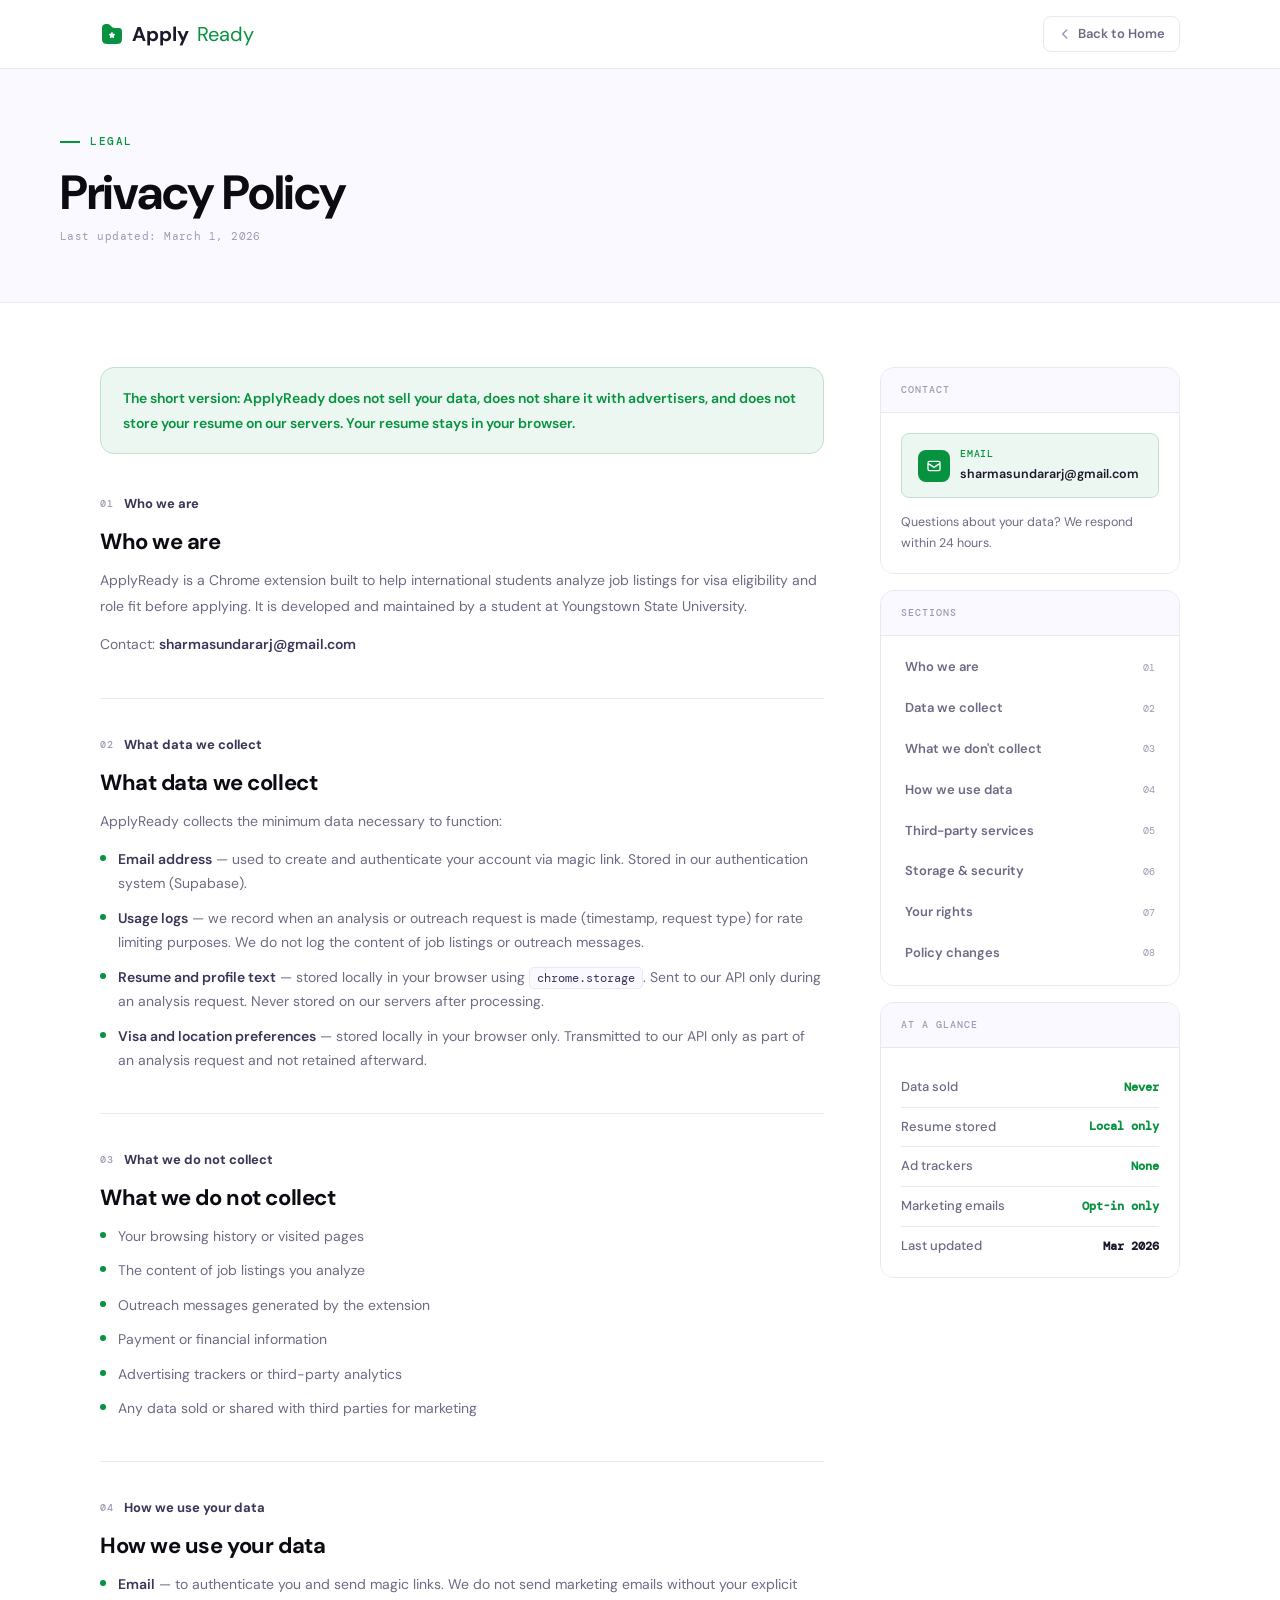
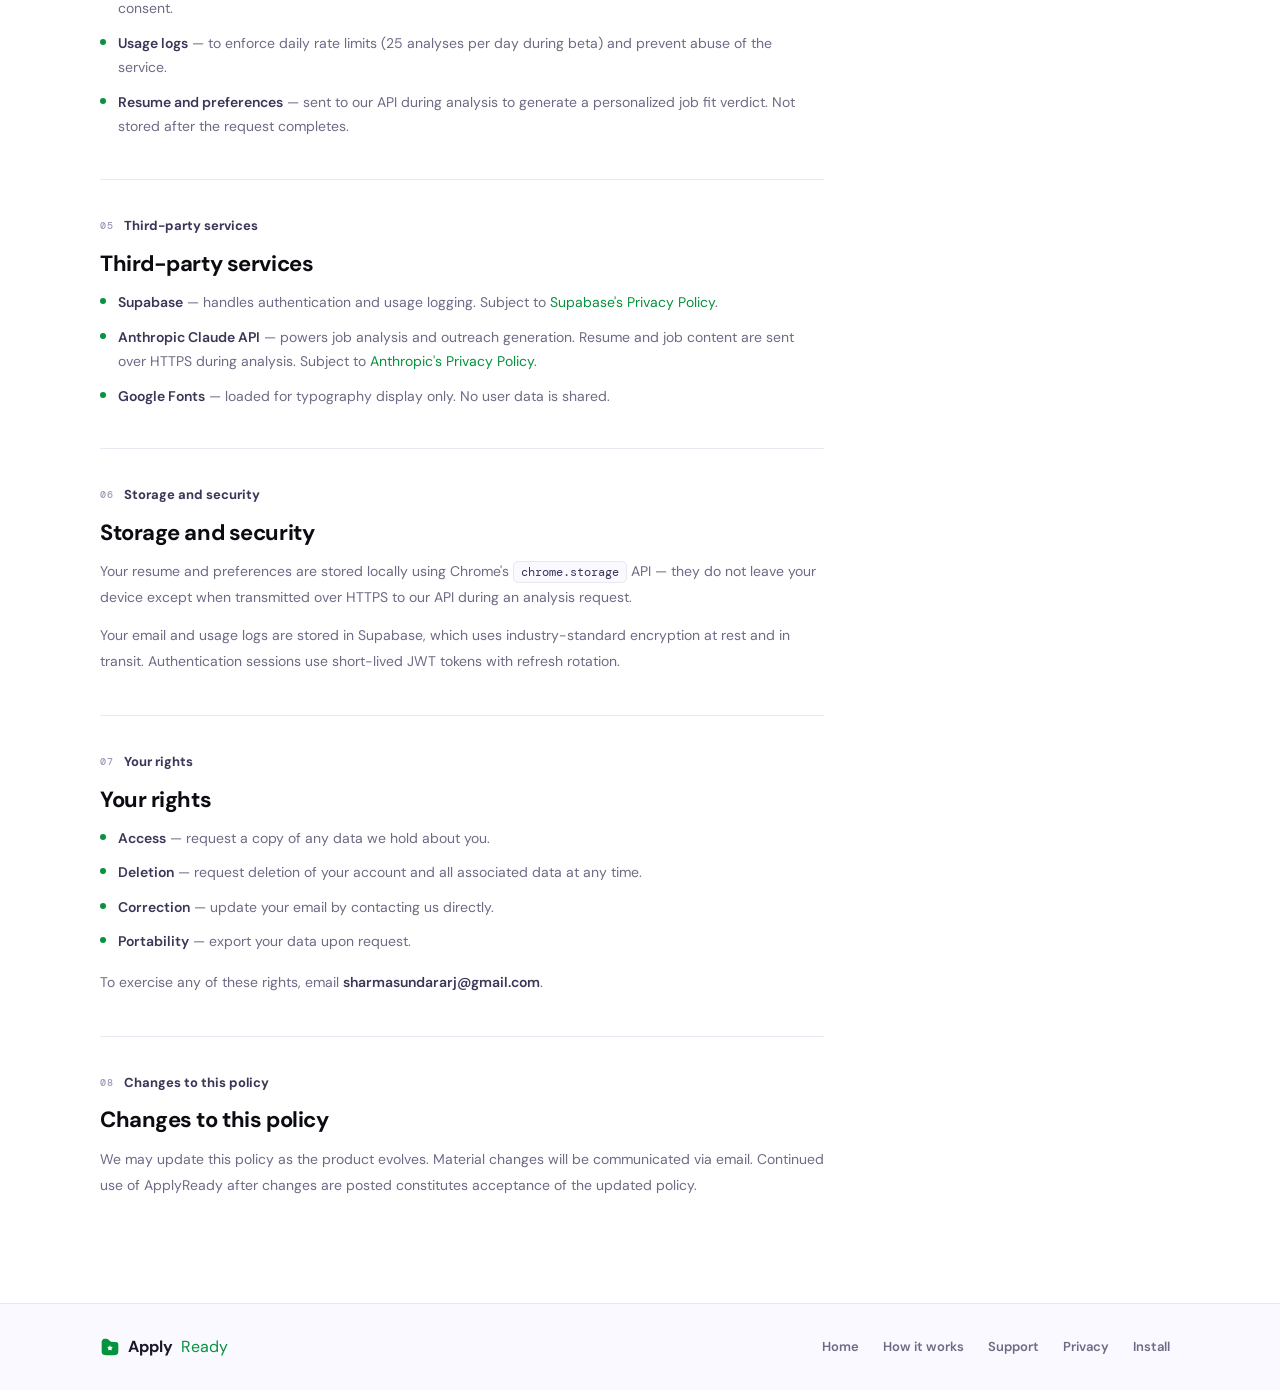
<file: privacy.html>
<!DOCTYPE html>
<html lang="en">
<head>
  <meta charset="UTF-8" />
  <meta name="viewport" content="width=device-width, initial-scale=1.0" />
  <title>Privacy Policy — ApplyReady</title>
  <link rel="icon" type="image/png" href="/assets/favicon.png" />
  <link href="https://fonts.googleapis.com/css2?family=DM+Sans:wght@400;500;600;700&family=DM+Mono:wght@400;500&display=swap" rel="stylesheet" />
  <style>
    :root {
      --g:        #06923E;
      --g-light:  #edf7f1;
      --g-mid:    #c2e0ce;
      --g-hover:  #057a34;
      --black:    #0d0b12;
      --ink:      #1c1729;
      --ink-2:    #3b3557;
      --ink-3:    #6e6a85;
      --ink-4:    #9e9ab5;
      --rule:     #e9e7f0;
      --surface:  #faf9ff;
      --white:    #ffffff;
      --font-ui:  'DM Sans', sans-serif;
      --font-mono:'DM Mono', monospace;
      --radius:   14px;
      --radius-sm:8px;
      --max-w:    1160px;
      --nav-h:    68px;
    }

    *, *::before, *::after { box-sizing: border-box; margin: 0; padding: 0; }
    html { scroll-behavior: smooth; -webkit-font-smoothing: antialiased; }
    body {
      background: var(--white);
      color: var(--ink);
      font-family: var(--font-ui);
      font-size: 16px;
      line-height: 1.6;
    }
    a { text-decoration: none; color: inherit; }
    ul { list-style: none; }

    /* NAV */
    #navbar {
      position: sticky; top: 0; z-index: 1000;
      background: rgba(255,255,255,.94);
      backdrop-filter: blur(16px);
      border-bottom: 1.5px solid var(--rule);
    }
    .nav-inner {
      max-width: var(--max-w); margin: 0 auto;
      padding: 0 40px; height: var(--nav-h);
      display: flex; align-items: center; justify-content: space-between;
    }
    .nav-logo {
      font-family: var(--font-ui);
      font-size: 20px; font-weight: 700; color: var(--ink);
      display: flex; align-items: center; gap: 8px;
    }
    .nav-logo span { color: var(--g); font-weight: 400; }
    .nav-back {
      display: inline-flex; align-items: center; gap: 6px;
      font-size: 13px; font-weight: 600; color: var(--ink-3);
      padding: 7px 14px; border-radius: var(--radius-sm);
      border: 1.5px solid var(--rule); background: var(--white);
      transition: color .12s, border-color .12s, background .12s;
    }
    .nav-back:hover { color: var(--ink); border-color: var(--g-mid); background: var(--g-light); }
    .nav-back svg { color: var(--ink-4); transition: color .12s; }
    .nav-back:hover svg { color: var(--g); }

    /* PAGE HEADER */
    .page-header {
      border-bottom: 1.5px solid var(--rule);
      background: var(--surface);
      padding: 64px 40px 56px;
    }
    .page-header-inner { max-width: var(--max-w); margin: 0 auto; }
    .eyebrow {
      font-family: var(--font-mono);
      font-size: 11px; font-weight: 500;
      letter-spacing: .14em; text-transform: uppercase;
      color: var(--g);
      display: flex; align-items: center; gap: 10px;
      margin-bottom: 16px;
    }
    .eyebrow::before {
      content: ''; width: 20px; height: 1.5px;
      background: var(--g); flex-shrink: 0;
    }
    .page-h1 {
      font-size: clamp(32px, 4vw, 48px);
      font-weight: 700; letter-spacing: -.03em;
      color: var(--black); margin-bottom: 10px;
      line-height: 1.08;
    }
    .page-updated {
      font-family: var(--font-mono); font-size: 11px;
      color: var(--ink-4); letter-spacing: .04em;
    }

    /* MAIN LAYOUT */
    .privacy-body {
      max-width: var(--max-w); margin: 0 auto;
      padding: 64px 40px;
      display: grid;
      grid-template-columns: 1fr 300px;
      gap: 56px;
      align-items: start;
    }

    /* LEFT: CONTENT */
    .privacy-col {}

    .privacy-highlight {
      background: var(--g-light);
      border: 1.5px solid var(--g-mid);
      border-radius: var(--radius);
      padding: 18px 22px;
      margin-bottom: 40px;
      font-size: 14px; line-height: 1.75;
      color: var(--g); font-weight: 600;
    }

    .privacy-section { margin-bottom: 40px; }

    .privacy-section-label {
      display: flex; align-items: center; gap: 10px;
      margin-bottom: 14px;
    }
    .privacy-section-num {
      font-family: var(--font-mono); font-size: 10px; font-weight: 500;
      letter-spacing: .1em; text-transform: uppercase; color: var(--ink-4);
    }
    .privacy-section-title {
      font-size: 13px; font-weight: 700; color: var(--ink-2);
    }

    .privacy-section h2 {
      font-size: clamp(18px, 2vw, 22px);
      font-weight: 700; letter-spacing: -.02em;
      color: var(--black); margin-bottom: 14px;
      line-height: 1.15;
    }
    .privacy-section p {
      font-size: 14px; line-height: 1.85;
      color: var(--ink-3); margin-bottom: 12px;
    }
    .privacy-section p:last-child { margin-bottom: 0; }
    .privacy-section p a { color: var(--g); }
    .privacy-section p a:hover { text-decoration: underline; }
    .privacy-section p strong { color: var(--ink-2); font-weight: 600; }
    .privacy-section p code {
      font-family: var(--font-mono); font-size: 12px;
      background: var(--surface); border: 1px solid var(--rule);
      padding: 2px 7px; border-radius: 5px; color: var(--ink-2);
    }

    .privacy-list { display: flex; flex-direction: column; gap: 10px; margin-top: 6px; }
    .privacy-list-item { display: flex; gap: 12px; align-items: flex-start; }
    .privacy-list-dot {
      width: 6px; height: 6px; border-radius: 50%;
      background: var(--g); flex-shrink: 0; margin-top: 8px;
    }
    .privacy-list-item p {
      margin: 0; font-size: 14px; line-height: 1.75; color: var(--ink-3);
    }
    .privacy-list-item p strong { color: var(--ink-2); font-weight: 600; }
    .privacy-list-item p a { color: var(--g); }
    .privacy-list-item p a:hover { text-decoration: underline; }
    .privacy-list-item p code {
      font-family: var(--font-mono); font-size: 12px;
      background: var(--surface); border: 1px solid var(--rule);
      padding: 2px 7px; border-radius: 5px; color: var(--ink-2);
    }

    .privacy-divider {
      border: none; border-top: 1.5px solid var(--rule);
      margin: 36px 0;
    }

    /* SIDEBAR */
    .sidebar-col { display: flex; flex-direction: column; gap: 16px; }

    .sidebar-card {
      border: 1.5px solid var(--rule);
      border-radius: var(--radius); overflow: hidden;
    }
    .sidebar-card-head {
      padding: 14px 20px; border-bottom: 1.5px solid var(--rule);
      font-family: var(--font-mono); font-size: 10px;
      font-weight: 500; letter-spacing: .1em; text-transform: uppercase;
      color: var(--ink-4); background: var(--surface);
    }
    .sidebar-card-body { padding: 20px; background: var(--white); }

    /* contact */
    .contact-email {
      display: flex; align-items: center; gap: 10px;
      background: var(--g-light); border: 1.5px solid var(--g-mid);
      border-radius: var(--radius-sm); padding: 13px 16px;
      margin-bottom: 14px; transition: border-color .15s;
    }
    .contact-email:hover { border-color: var(--g); }
    .contact-email-icon {
      width: 32px; height: 32px; border-radius: 8px;
      background: var(--g); display: flex; align-items: center; justify-content: center;
      flex-shrink: 0;
    }
    .contact-email-label {
      font-family: var(--font-mono); font-size: 9.5px;
      font-weight: 500; letter-spacing: .08em; text-transform: uppercase;
      color: var(--g); margin-bottom: 2px;
    }
    .contact-email-addr {
      font-size: 12.5px; font-weight: 600; color: var(--ink);
      word-break: break-all;
    }
    .contact-note { font-size: 12.5px; color: var(--ink-3); line-height: 1.65; }

    /* section nav */
    .sidebar-nav { display: flex; flex-direction: column; gap: 2px; }
    .sidebar-nav-item {
      display: flex; align-items: center; justify-content: space-between;
      padding: 9px 12px; border-radius: var(--radius-sm);
      font-size: 13px; font-weight: 600; color: var(--ink-3);
      cursor: pointer; transition: background .12s, color .12s;
      text-decoration: none;
    }
    .sidebar-nav-item:hover { background: var(--surface); color: var(--ink); }
    .sidebar-nav-num {
      font-family: var(--font-mono); font-size: 10px;
      color: var(--ink-4); font-weight: 400;
    }

    /* about */
    .about-row {
      display: flex; justify-content: space-between; align-items: center;
      padding: 9px 0; border-bottom: 1px solid var(--rule);
      font-size: 13px;
    }
    .about-row:last-child { border-bottom: none; padding-bottom: 0; }
    .about-key { color: var(--ink-3); font-weight: 500; }
    .about-val { color: var(--ink); font-weight: 600; font-family: var(--font-mono); font-size: 12px; }
    .about-val.green { color: var(--g); }

    /* FOOTER */
    footer { border-top: 1.5px solid var(--rule); background: var(--surface); }
    .footer-inner {
      max-width: var(--max-w); margin: 0 auto;
      padding: 28px 40px;
      display: flex; align-items: center; justify-content: space-between;
      gap: 24px; flex-wrap: wrap;
    }
    .footer-logo {
      display: flex; align-items: center; gap: 8px;
      font-size: 16px; font-weight: 700; color: var(--ink);
    }
    .footer-logo span { color: var(--g); font-weight: 400; }
    .footer-links { display: flex; gap: 4px; flex-wrap: wrap; }
    .footer-links a {
      font-size: 13px; font-weight: 600; color: var(--ink-3);
      padding: 5px 10px; border-radius: 6px;
      transition: color .12s, background .12s;
    }
    .footer-links a:hover { color: var(--g); background: var(--g-light); }
    .footer-copy {
      font-family: var(--font-mono); font-size: 10px;
      color: var(--ink-4); letter-spacing: .06em; text-transform: uppercase;
    }

    /* REVEAL */
    .reveal { opacity: 0; transform: translateY(20px); transition: opacity .5s ease, transform .5s ease; }
    .reveal.visible { opacity: 1; transform: translateY(0); }
    .delay-1 { transition-delay: .1s; }
    .delay-2 { transition-delay: .2s; }

    /* RESPONSIVE */
    @media (max-width: 860px) {
      .privacy-body { grid-template-columns: 1fr; gap: 40px; padding: 40px 24px; }
      .sidebar-col { order: -1; }
      .page-header { padding: 48px 24px 40px; }
    }
    @media (max-width: 480px) {
      .nav-inner { padding: 0 20px; }
      .footer-inner { flex-direction: column; align-items: flex-start; }
    }
  </style>
</head>
<body>

  <nav id="navbar">
    <div class="nav-inner">
      <a href="index.html" class="nav-logo">
        <svg width="24" height="24" viewBox="0 0 24 24" fill="none" xmlns="http://www.w3.org/2000/svg">
          <path fill-rule="evenodd" clip-rule="evenodd"
            d="M2.06935 5.25839C2 5.62595 2 6.06722 2 6.94975V14C2 17.7712 2 19.6569 3.17157 20.8284C4.34315 22 6.22876 22 10 22H14C17.7712 22 19.6569 22 20.8284 20.8284C22 19.6569 22 17.7712 22 14V11.7979C22 9.16554 22 7.84935 21.2305 6.99383C21.1598 6.91514 21.0849 6.84024 21.0062 6.76946C20.1506 6 18.8345 6 16.2021 6H15.8284C14.6747 6 14.0979 6 13.5604 5.84678C13.2651 5.7626 12.9804 5.64471 12.7121 5.49543C12.2237 5.22367 11.8158 4.81578 11 4L10.4497 3.44975C10.1763 3.17633 10.0396 3.03961 9.89594 2.92051C9.27652 2.40704 8.51665 2.09229 7.71557 2.01738C7.52976 2 7.33642 2 6.94975 2C6.06722 2 5.62595 2 5.25839 2.06935C3.64031 2.37464 2.37464 3.64031 2.06935 5.25839ZM12.9524 11.1989L12.8541 11.0225C12.4741 10.3408 12.2841 10 12 10C11.7159 10 11.5259 10.3408 11.1459 11.0225L11.0476 11.1989C10.9397 11.3926 10.8857 11.4894 10.8015 11.5533C10.7173 11.6172 10.6125 11.641 10.4028 11.6884L10.2119 11.7316C9.47396 11.8986 9.10501 11.982 9.01723 12.2643C8.92945 12.5466 9.18097 12.8407 9.68403 13.429L9.81418 13.5812C9.95713 13.7483 10.0286 13.8319 10.0608 13.9353C10.0929 14.0387 10.0821 14.1502 10.0605 14.3733L10.0408 14.5763C9.96476 15.3612 9.92674 15.7536 10.1565 15.9281C10.3864 16.1025 10.7318 15.9435 11.4227 15.6254L11.6014 15.5431C11.7978 15.4527 11.8959 15.4075 12 15.4075C12.1041 15.4075 12.2022 15.4527 12.3986 15.5431L12.5773 15.6254C13.2682 15.9435 13.6136 16.1025 13.8435 15.9281C14.0733 15.7536 14.0352 15.3612 13.9592 14.5763L13.9395 14.3733C13.9179 14.1502 13.9071 14.0387 13.9392 13.9353C13.9714 13.8319 14.0429 13.7483 14.1858 13.5812L14.316 13.429C14.819 12.8407 15.0706 12.5466 14.9828 12.2643C14.895 11.982 14.526 11.8986 13.7881 11.7316L13.5972 11.6884C13.3875 11.641 13.2827 11.6172 13.1985 11.5533C13.1143 11.4894 10.0603 11.3926 12.9524 11.1989Z"
            fill="#06923E" />
        </svg>
        Apply<span>Ready</span>
      </a>
      <a href="index.html" class="nav-back">
        <svg width="14" height="14" fill="none" viewBox="0 0 24 24" stroke="currentColor" stroke-width="2.5">
          <path stroke-linecap="round" stroke-linejoin="round" d="M15 19l-7-7 7-7"/>
        </svg>
        Back to Home
      </a>
    </div>
  </nav>

  <div class="page-header">
    <div class="page-header-inner reveal">
      <div class="eyebrow">Legal</div>
      <h1 class="page-h1">Privacy Policy</h1>
      <div class="page-updated">Last updated: March 1, 2026</div>
    </div>
  </div>

  <div class="privacy-body">

    <!-- LEFT: CONTENT -->
    <div class="privacy-col reveal delay-1">

      <div class="privacy-highlight">
        The short version: ApplyReady does not sell your data, does not share it with advertisers, and does not store your resume on our servers. Your resume stays in your browser.
      </div>

      <!-- 01 -->
      <div class="privacy-section" id="section-who">
        <div class="privacy-section-label">
          <span class="privacy-section-num">01</span>
          <span class="privacy-section-title">Who we are</span>
        </div>
        <h2>Who we are</h2>
        <p>ApplyReady is a Chrome extension built to help international students analyze job listings for visa eligibility and role fit before applying. It is developed and maintained by a student at Youngstown State University.</p>
        <p>Contact: <strong>sharmasundararj@gmail.com</strong></p>
      </div>

      <hr class="privacy-divider" />

      <!-- 02 -->
      <div class="privacy-section" id="section-collect">
        <div class="privacy-section-label">
          <span class="privacy-section-num">02</span>
          <span class="privacy-section-title">What data we collect</span>
        </div>
        <h2>What data we collect</h2>
        <p>ApplyReady collects the minimum data necessary to function:</p>
        <div class="privacy-list">
          <div class="privacy-list-item">
            <div class="privacy-list-dot"></div>
            <p><strong>Email address</strong> — used to create and authenticate your account via magic link. Stored in our authentication system (Supabase).</p>
          </div>
          <div class="privacy-list-item">
            <div class="privacy-list-dot"></div>
            <p><strong>Usage logs</strong> — we record when an analysis or outreach request is made (timestamp, request type) for rate limiting purposes. We do not log the content of job listings or outreach messages.</p>
          </div>
          <div class="privacy-list-item">
            <div class="privacy-list-dot"></div>
            <p><strong>Resume and profile text</strong> — stored locally in your browser using <code>chrome.storage</code>. Sent to our API only during an analysis request. Never stored on our servers after processing.</p>
          </div>
          <div class="privacy-list-item">
            <div class="privacy-list-dot"></div>
            <p><strong>Visa and location preferences</strong> — stored locally in your browser only. Transmitted to our API only as part of an analysis request and not retained afterward.</p>
          </div>
        </div>
      </div>

      <hr class="privacy-divider" />

      <!-- 03 -->
      <div class="privacy-section" id="section-not-collect">
        <div class="privacy-section-label">
          <span class="privacy-section-num">03</span>
          <span class="privacy-section-title">What we do not collect</span>
        </div>
        <h2>What we do not collect</h2>
        <div class="privacy-list">
          <div class="privacy-list-item"><div class="privacy-list-dot"></div><p>Your browsing history or visited pages</p></div>
          <div class="privacy-list-item"><div class="privacy-list-dot"></div><p>The content of job listings you analyze</p></div>
          <div class="privacy-list-item"><div class="privacy-list-dot"></div><p>Outreach messages generated by the extension</p></div>
          <div class="privacy-list-item"><div class="privacy-list-dot"></div><p>Payment or financial information</p></div>
          <div class="privacy-list-item"><div class="privacy-list-dot"></div><p>Advertising trackers or third-party analytics</p></div>
          <div class="privacy-list-item"><div class="privacy-list-dot"></div><p>Any data sold or shared with third parties for marketing</p></div>
        </div>
      </div>

      <hr class="privacy-divider" />

      <!-- 04 -->
      <div class="privacy-section" id="section-use">
        <div class="privacy-section-label">
          <span class="privacy-section-num">04</span>
          <span class="privacy-section-title">How we use your data</span>
        </div>
        <h2>How we use your data</h2>
        <div class="privacy-list">
          <div class="privacy-list-item">
            <div class="privacy-list-dot"></div>
            <p><strong>Email</strong> — to authenticate you and send magic links. We do not send marketing emails without your explicit consent.</p>
          </div>
          <div class="privacy-list-item">
            <div class="privacy-list-dot"></div>
            <p><strong>Usage logs</strong> — to enforce daily rate limits (25 analyses per day during beta) and prevent abuse of the service.</p>
          </div>
          <div class="privacy-list-item">
            <div class="privacy-list-dot"></div>
            <p><strong>Resume and preferences</strong> — sent to our API during analysis to generate a personalized job fit verdict. Not stored after the request completes.</p>
          </div>
        </div>
      </div>

      <hr class="privacy-divider" />

      <!-- 05 -->
      <div class="privacy-section" id="section-third">
        <div class="privacy-section-label">
          <span class="privacy-section-num">05</span>
          <span class="privacy-section-title">Third-party services</span>
        </div>
        <h2>Third-party services</h2>
        <div class="privacy-list">
          <div class="privacy-list-item">
            <div class="privacy-list-dot"></div>
            <p><strong>Supabase</strong> — handles authentication and usage logging. Subject to <a href="https://supabase.com/privacy" target="_blank">Supabase's Privacy Policy</a>.</p>
          </div>
          <div class="privacy-list-item">
            <div class="privacy-list-dot"></div>
            <p><strong>Anthropic Claude API</strong> — powers job analysis and outreach generation. Resume and job content are sent over HTTPS during analysis. Subject to <a href="https://www.anthropic.com/privacy" target="_blank">Anthropic's Privacy Policy</a>.</p>
          </div>
          <div class="privacy-list-item">
            <div class="privacy-list-dot"></div>
            <p><strong>Google Fonts</strong> — loaded for typography display only. No user data is shared.</p>
          </div>
        </div>
      </div>

      <hr class="privacy-divider" />

      <!-- 06 -->
      <div class="privacy-section" id="section-security">
        <div class="privacy-section-label">
          <span class="privacy-section-num">06</span>
          <span class="privacy-section-title">Storage and security</span>
        </div>
        <h2>Storage and security</h2>
        <p>Your resume and preferences are stored locally using Chrome's <code>chrome.storage</code> API — they do not leave your device except when transmitted over HTTPS to our API during an analysis request.</p>
        <p>Your email and usage logs are stored in Supabase, which uses industry-standard encryption at rest and in transit. Authentication sessions use short-lived JWT tokens with refresh rotation.</p>
      </div>

      <hr class="privacy-divider" />

      <!-- 07 -->
      <div class="privacy-section" id="section-rights">
        <div class="privacy-section-label">
          <span class="privacy-section-num">07</span>
          <span class="privacy-section-title">Your rights</span>
        </div>
        <h2>Your rights</h2>
        <div class="privacy-list">
          <div class="privacy-list-item"><div class="privacy-list-dot"></div><p><strong>Access</strong> — request a copy of any data we hold about you.</p></div>
          <div class="privacy-list-item"><div class="privacy-list-dot"></div><p><strong>Deletion</strong> — request deletion of your account and all associated data at any time.</p></div>
          <div class="privacy-list-item"><div class="privacy-list-dot"></div><p><strong>Correction</strong> — update your email by contacting us directly.</p></div>
          <div class="privacy-list-item"><div class="privacy-list-dot"></div><p><strong>Portability</strong> — export your data upon request.</p></div>
        </div>
        <p style="margin-top: 16px;">To exercise any of these rights, email <strong>sharmasundararj@gmail.com</strong>.</p>
      </div>

      <hr class="privacy-divider" />

      <!-- 08 -->
      <div class="privacy-section" id="section-changes">
        <div class="privacy-section-label">
          <span class="privacy-section-num">08</span>
          <span class="privacy-section-title">Changes to this policy</span>
        </div>
        <h2>Changes to this policy</h2>
        <p>We may update this policy as the product evolves. Material changes will be communicated via email. Continued use of ApplyReady after changes are posted constitutes acceptance of the updated policy.</p>
      </div>

    </div>

    <!-- RIGHT: SIDEBAR -->
    <div class="sidebar-col reveal delay-2">

      <!-- Contact -->
      <div class="sidebar-card">
        <div class="sidebar-card-head">Contact</div>
        <div class="sidebar-card-body">
          <a href="mailto:sharmasundararj@gmail.com" class="contact-email">
            <div class="contact-email-icon">
              <svg width="16" height="16" fill="none" viewBox="0 0 24 24" stroke="white" stroke-width="2">
                <path stroke-linecap="round" stroke-linejoin="round" d="M3 8l7.89 5.26a2 2 0 002.22 0L21 8M5 19h14a2 2 0 002-2V7a2 2 0 00-2-2H5a2 2 0 00-2 2v10a2 2 0 002 2z"/>
              </svg>
            </div>
            <div>
              <div class="contact-email-label">Email</div>
              <div class="contact-email-addr">sharmasundararj@gmail.com</div>
            </div>
          </a>
          <p class="contact-note">Questions about your data? We respond within 24 hours.</p>
        </div>
      </div>

      <!-- Section nav -->
      <div class="sidebar-card">
        <div class="sidebar-card-head">Sections</div>
        <div class="sidebar-card-body" style="padding: 12px;">
          <div class="sidebar-nav">
            <a href="#section-who" class="sidebar-nav-item">Who we are <span class="sidebar-nav-num">01</span></a>
            <a href="#section-collect" class="sidebar-nav-item">Data we collect <span class="sidebar-nav-num">02</span></a>
            <a href="#section-not-collect" class="sidebar-nav-item">What we don't collect <span class="sidebar-nav-num">03</span></a>
            <a href="#section-use" class="sidebar-nav-item">How we use data <span class="sidebar-nav-num">04</span></a>
            <a href="#section-third" class="sidebar-nav-item">Third-party services <span class="sidebar-nav-num">05</span></a>
            <a href="#section-security" class="sidebar-nav-item">Storage &amp; security <span class="sidebar-nav-num">06</span></a>
            <a href="#section-rights" class="sidebar-nav-item">Your rights <span class="sidebar-nav-num">07</span></a>
            <a href="#section-changes" class="sidebar-nav-item">Policy changes <span class="sidebar-nav-num">08</span></a>
          </div>
        </div>
      </div>

      <!-- About -->
      <div class="sidebar-card">
        <div class="sidebar-card-head">At a glance</div>
        <div class="sidebar-card-body">
          <div class="about-row">
            <span class="about-key">Data sold</span>
            <span class="about-val green">Never</span>
          </div>
          <div class="about-row">
            <span class="about-key">Resume stored</span>
            <span class="about-val green">Local only</span>
          </div>
          <div class="about-row">
            <span class="about-key">Ad trackers</span>
            <span class="about-val green">None</span>
          </div>
          <div class="about-row">
            <span class="about-key">Marketing emails</span>
            <span class="about-val green">Opt-in only</span>
          </div>
          <div class="about-row">
            <span class="about-key">Last updated</span>
            <span class="about-val">Mar 2026</span>
          </div>
        </div>
      </div>

    </div>
  </div>

  <footer>
    <div class="footer-inner">
      <a href="index.html" class="footer-logo">
        <svg width="20" height="20" viewBox="0 0 24 24" fill="none" xmlns="http://www.w3.org/2000/svg">
          <path fill-rule="evenodd" clip-rule="evenodd" d="M2.06935 5.25839C2 5.62595 2 6.06722 2 6.94975V14C2 17.7712 2 19.6569 3.17157 20.8284C4.34315 22 6.22876 22 10 22H14C17.7712 22 19.6569 22 20.8284 20.8284C22 19.6569 22 17.7712 22 14V11.7979C22 9.16554 22 7.84935 21.2305 6.99383C21.1598 6.91514 21.0849 6.84024 21.0062 6.76946C20.1506 6 18.8345 6 16.2021 6H15.8284C14.6747 6 14.0979 6 13.5604 5.84678C13.2651 5.7626 12.9804 5.64471 12.7121 5.49543C12.2237 5.22367 11.8158 4.81578 11 4L10.4497 3.44975C10.1763 3.17633 10.0396 3.03961 9.89594 2.92051C9.27652 2.40704 8.51665 2.09229 7.71557 2.01738C7.52976 2 7.33642 2 6.94975 2C6.06722 2 5.62595 2 5.25839 2.06935C3.64031 2.37464 2.37464 3.64031 2.06935 5.25839ZM12.9524 11.1989L12.8541 11.0225C12.4741 10.3408 12.2841 10 12 10C11.7159 10 11.5259 10.3408 11.1459 11.0225L11.0476 11.1989C10.9397 11.3926 10.8857 11.4894 10.8015 11.5533C10.7173 11.6172 10.6125 11.641 10.4028 11.6884L10.2119 11.7316C9.47396 11.8986 9.10501 11.982 9.01723 12.2643C8.92945 12.5466 9.18097 12.8407 9.68403 13.429L9.81418 13.5812C9.95713 13.7483 10.0286 13.8319 10.0608 13.9353C10.0929 14.0387 10.0821 14.1502 10.0605 14.3733L10.0408 14.5763C9.96476 15.3612 9.92674 15.7536 10.1565 15.9281C10.3864 16.1025 10.7318 15.9435 11.4227 15.6254L11.6014 15.5431C11.7978 15.4527 11.8959 15.4075 12 15.4075C12.1041 15.4075 12.2022 15.4527 12.3986 15.5431L12.5773 15.6254C13.2682 15.9435 13.6136 16.1025 13.8435 15.9281C14.0733 15.7536 14.0352 15.3612 13.9592 14.5763L13.9395 14.3733C13.9179 14.1502 13.9071 14.0387 13.9392 13.9353C13.9714 13.8319 14.0429 13.7483 14.1858 13.5812L14.316 13.429C14.819 12.8407 15.0706 12.5466 14.9828 12.2643C14.895 11.982 14.526 11.8986 13.7881 11.7316L13.5972 11.6884C13.3875 11.641 13.2827 11.6172 13.1985 11.5533C13.1143 11.4894 10.0603 11.3926 12.9524 11.1989Z" fill="#06923E"/>
        </svg>
        Apply<span>Ready</span>
      </a>
      <div class="footer-links">
        <a href="index.html">Home</a>
        <a href="index.html#how">How it works</a>
        <a href="support.html">Support</a>
        <a href="privacy.html">Privacy</a>
         <a href="./test.html?later-install-page">Install</a>
      </div>
  </footer>

  <script>
    const observer = new IntersectionObserver(entries => {
      entries.forEach(e => { if (e.isIntersecting) e.target.classList.add('visible'); });
    }, { threshold: 0.08 });
    document.querySelectorAll('.reveal').forEach(el => observer.observe(el));

    window.addEventListener('scroll', () => {
      document.getElementById('navbar').classList.toggle('scrolled', window.scrollY > 10);
    });
  </script>
</body>
</html>
</file>
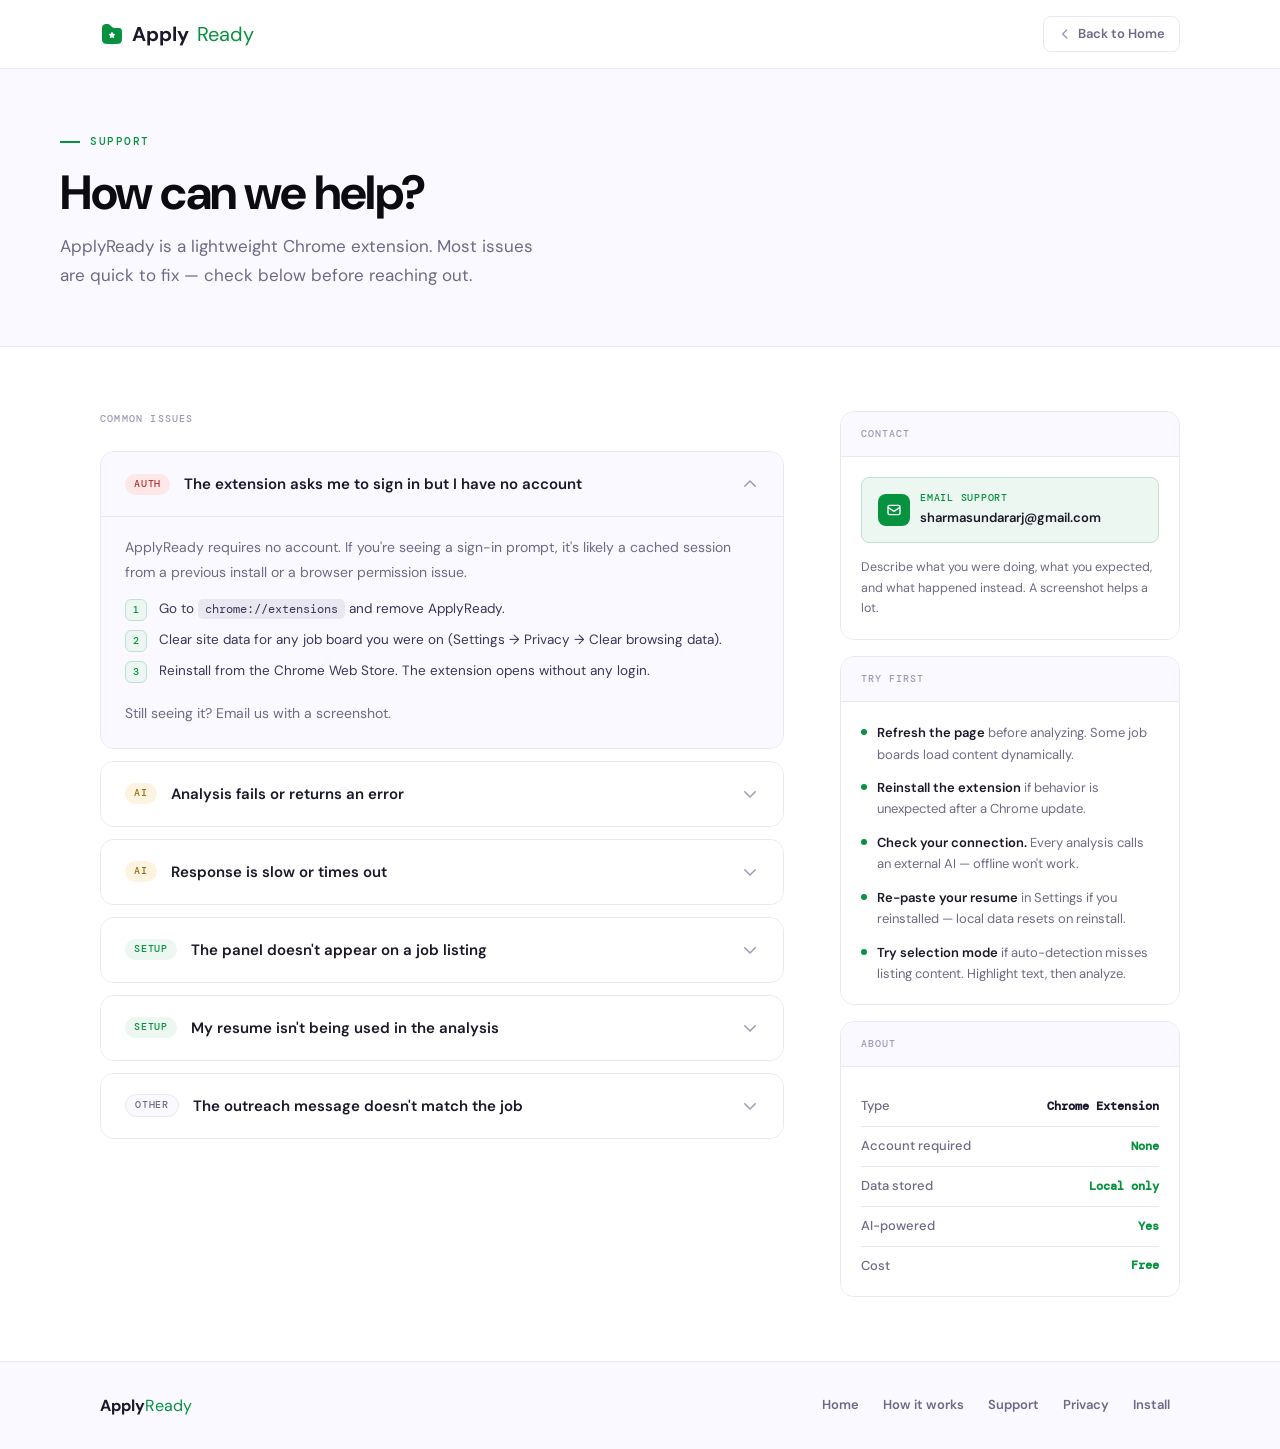
<file: support.html>
<!DOCTYPE html>
<html lang="en">
<head>
  <meta charset="UTF-8" />
  <meta name="viewport" content="width=device-width, initial-scale=1.0" />
  <title>Support — ApplyReady</title>
  <link href="https://fonts.googleapis.com/css2?family=DM+Sans:wght@400;500;600;700&family=DM+Mono:wght@400;500&display=swap" rel="stylesheet" />
  <style>
    :root {
      --g:        #06923E;
      --g-light:  #edf7f1;
      --g-mid:    #c2e0ce;
      --g-hover:  #057a34;
      --black:    #0d0b12;
      --ink:      #1c1729;
      --ink-2:    #3b3557;
      --ink-3:    #6e6a85;
      --ink-4:    #9e9ab5;
      --rule:     #e9e7f0;
      --surface:  #faf9ff;
      --white:    #ffffff;
      --font-ui:  'DM Sans', sans-serif;
      --font-mono:'DM Mono', monospace;
      --radius:   14px;
      --radius-sm:8px;
      --max-w:    1160px;
      --nav-h:    68px;
    }

    *, *::before, *::after { box-sizing: border-box; margin: 0; padding: 0; }
    html { scroll-behavior: smooth; -webkit-font-smoothing: antialiased; }
    body {
      background: var(--white);
      color: var(--ink);
      font-family: var(--font-ui);
      font-size: 16px;
      line-height: 1.6;
    }
    a { text-decoration: none; color: inherit; }
    ul { list-style: none; }

    /* NAV */
    #navbar {
      position: sticky; top: 0; z-index: 1000;
      background: rgba(255,255,255,.94);
      backdrop-filter: blur(16px);
      border-bottom: 1.5px solid var(--rule);
    }
    .nav-inner {
      max-width: var(--max-w); margin: 0 auto;
      padding: 0 40px; height: var(--nav-h);
      display: flex; align-items: center; justify-content: space-between;
    }
    .nav-logo {
      font-family: var(--font-ui);
      font-size: 20px; font-weight: 700; color: var(--ink);
      display: flex; align-items: center; gap: 8px;
    }
    .nav-logo span { color: var(--g); font-weight: 400; }
    .nav-back {
      display: inline-flex; align-items: center; gap: 6px;
      font-size: 13px; font-weight: 600; color: var(--ink-3);
      padding: 7px 14px; border-radius: var(--radius-sm);
      border: 1.5px solid var(--rule);
      background: var(--white);
      transition: color .12s, border-color .12s, background .12s;
    }
    .nav-back:hover { color: var(--ink); border-color: var(--g-mid); background: var(--g-light); }
    .nav-back svg { color: var(--ink-4); transition: color .12s; }
    .nav-back:hover svg { color: var(--g); }

    /* PAGE HEADER */
    .page-header {
      border-bottom: 1.5px solid var(--rule);
      background: var(--surface);
      padding: 64px 40px 56px;
    }
    .page-header-inner { max-width: var(--max-w); margin: 0 auto; }
    .eyebrow {
      font-family: var(--font-mono);
      font-size: 11px; font-weight: 500;
      letter-spacing: .14em; text-transform: uppercase;
      color: var(--g);
      display: flex; align-items: center; gap: 10px;
      margin-bottom: 16px;
    }
    .eyebrow::before {
      content: ''; width: 20px; height: 1.5px;
      background: var(--g); flex-shrink: 0;
    }
    .page-h1 {
      font-size: clamp(32px, 4vw, 48px);
      font-weight: 700; letter-spacing: -.03em;
      color: var(--black); margin-bottom: 14px;
      line-height: 1.08;
    }
    .page-sub {
      font-size: 17px; color: var(--ink-3); line-height: 1.7;
      max-width: 500px;
    }

    /* MAIN LAYOUT */
    .support-body {
      max-width: var(--max-w); margin: 0 auto;
      padding: 64px 40px;
      display: grid;
      grid-template-columns: 1fr 340px;
      gap: 56px;
      align-items: start;
    }

    /* ISSUES */
    .issues-col {}
    .col-label {
      font-family: var(--font-mono);
      font-size: 10px; font-weight: 500;
      letter-spacing: .12em; text-transform: uppercase;
      color: var(--ink-4); margin-bottom: 24px;
    }

    .issue-card {
      border: 1.5px solid var(--rule);
      border-radius: var(--radius);
      overflow: hidden;
      margin-bottom: 12px;
      transition: border-color .2s;
    }
    .issue-card:hover { border-color: var(--g-mid); }

    .issue-head {
      display: flex; align-items: center; justify-content: space-between;
      padding: 20px 24px;
      cursor: pointer;
      background: var(--white);
      transition: background .15s;
      gap: 16px;
    }
    .issue-head:hover { background: var(--surface); }

    .issue-head-left { display: flex; align-items: center; gap: 14px; }
    .issue-tag {
      font-family: var(--font-mono); font-size: 9.5px;
      font-weight: 500; letter-spacing: .08em; text-transform: uppercase;
      padding: 3px 9px; border-radius: 20px; flex-shrink: 0;
    }
    .issue-tag.auth  { background: #fde8e7; color: #b83232; }
    .issue-tag.llm   { background: #fdf3e0; color: #9a6c10; }
    .issue-tag.setup { background: var(--g-light); color: var(--g); }
    .issue-tag.other { background: var(--surface); color: var(--ink-3); border: 1px solid var(--rule); }

    .issue-title {
      font-size: 15px; font-weight: 600; color: var(--ink);
    }
    .issue-chevron {
      width: 18px; height: 18px; flex-shrink: 0;
      color: var(--ink-4); transition: transform .2s;
    }
    .issue-card.open .issue-chevron { transform: rotate(180deg); }
    .issue-card.open .issue-head { background: var(--surface); }

    .issue-body {
      display: none;
      padding: 0 24px 22px;
      background: var(--surface);
      border-top: 1.5px solid var(--rule);
    }
    .issue-card.open .issue-body { display: block; }
    .issue-body p {
      font-size: 14px; color: var(--ink-3); line-height: 1.75;
      padding-top: 18px;
    }
    .issue-body p + p { margin-top: 10px; }
    .issue-body code {
      font-family: var(--font-mono); font-size: 12px;
      background: var(--rule); padding: 2px 7px;
      border-radius: 5px; color: var(--ink-2);
    }
    .issue-steps {
      margin-top: 14px;
      display: flex; flex-direction: column; gap: 8px;
    }
    .issue-step {
      display: flex; gap: 12px; align-items: flex-start;
      font-size: 13.5px; color: var(--ink-2); line-height: 1.6;
    }
    .step-n {
      font-family: var(--font-mono); font-size: 10px; font-weight: 500;
      color: var(--g); background: var(--g-light); border: 1.5px solid var(--g-mid);
      width: 22px; height: 22px; border-radius: 6px;
      display: flex; align-items: center; justify-content: center;
      flex-shrink: 0; margin-top: 1px;
    }

    /* SIDEBAR */
    .sidebar-col { display: flex; flex-direction: column; gap: 16px; }

    .sidebar-card {
      border: 1.5px solid var(--rule);
      border-radius: var(--radius);
      overflow: hidden;
    }

    .sidebar-card-head {
      padding: 14px 20px;
      border-bottom: 1.5px solid var(--rule);
      font-family: var(--font-mono); font-size: 10px;
      font-weight: 500; letter-spacing: .1em; text-transform: uppercase;
      color: var(--ink-4); background: var(--surface);
    }
    .sidebar-card-body { padding: 20px; background: var(--white); }

    /* contact card */
    .contact-email {
      display: flex; align-items: center; gap: 10px;
      background: var(--g-light); border: 1.5px solid var(--g-mid);
      border-radius: var(--radius-sm); padding: 13px 16px;
      margin-bottom: 14px;
      transition: border-color .15s;
    }
    .contact-email:hover { border-color: var(--g); }
    .contact-email-icon {
      width: 32px; height: 32px; border-radius: 8px;
      background: var(--g); display: flex; align-items: center; justify-content: center;
      flex-shrink: 0;
    }
    .contact-email-icon svg { color: #fff; }
    .contact-email-text {}
    .contact-email-label {
      font-family: var(--font-mono); font-size: 9.5px;
      font-weight: 500; letter-spacing: .08em; text-transform: uppercase;
      color: var(--g); margin-bottom: 2px;
    }
    .contact-email-addr {
      font-size: 13px; font-weight: 600; color: var(--ink);
      word-break: break-all;
    }
    .contact-note {
      font-size: 12.5px; color: var(--ink-3); line-height: 1.65;
    }

    /* quick tips */
    .tip { display: flex; gap: 10px; align-items: flex-start; margin-bottom: 12px; }
    .tip:last-child { margin-bottom: 0; }
    .tip-dot {
      width: 6px; height: 6px; border-radius: 50%;
      background: var(--g); flex-shrink: 0; margin-top: 7px;
    }
    .tip-text { font-size: 13px; color: var(--ink-3); line-height: 1.65; }
    .tip-text strong { color: var(--ink); font-weight: 600; }

    /* about card */
    .about-row {
      display: flex; justify-content: space-between; align-items: center;
      padding: 9px 0; border-bottom: 1px solid var(--rule);
      font-size: 13px;
    }
    .about-row:last-child { border-bottom: none; padding-bottom: 0; }
    .about-key { color: var(--ink-3); font-weight: 500; }
    .about-val { color: var(--ink); font-weight: 600; font-family: var(--font-mono); font-size: 12px; }
    .about-val.green { color: var(--g); }

    /* FOOTER */
    footer {
      border-top: 1.5px solid var(--rule);
      background: var(--surface);
    }
    .footer-inner {
      max-width: var(--max-w); margin: 0 auto;
      padding: 28px 40px;
      display: flex; align-items: center; justify-content: space-between;
      gap: 24px; flex-wrap: wrap;
    }
    .footer-logo {
      font-size: 16px; font-weight: 700; color: var(--ink);
    }
    .footer-logo span { color: var(--g); font-weight: 400; }
    .footer-links { display: flex; gap: 4px; flex-wrap: wrap; }
    .footer-links a {
      font-size: 13px; font-weight: 600; color: var(--ink-3);
      padding: 5px 10px; border-radius: 6px;
      transition: color .12s, background .12s;
    }
    .footer-links a:hover { color: var(--g); background: var(--g-light); }
    .footer-copy {
      font-family: var(--font-mono); font-size: 10px;
      color: var(--ink-4); letter-spacing: .06em; text-transform: uppercase;
    }

    /* REVEAL */
    .reveal {
      opacity: 0; transform: translateY(20px);
      transition: opacity .5s ease, transform .5s ease;
    }
    .reveal.visible { opacity: 1; transform: translateY(0); }
    .delay-1 { transition-delay: .1s; }
    .delay-2 { transition-delay: .2s; }

    /* RESPONSIVE */
    @media (max-width: 860px) {
      .support-body { grid-template-columns: 1fr; gap: 40px; padding: 40px 24px; }
      .sidebar-col { order: -1; }
      .page-header { padding: 48px 24px 40px; }
    }
    @media (max-width: 480px) {
      .nav-inner { padding: 0 20px; }
      .footer-inner { flex-direction: column; align-items: flex-start; }
    }
  </style>
</head>
<body>

  <nav id="navbar">
    <div class="nav-inner">
      <a href="index.html" class="nav-logo">
        <svg width="24" height="24" viewBox="0 0 24 24" fill="none" xmlns="http://www.w3.org/2000/svg">
          <path fill-rule="evenodd" clip-rule="evenodd"
            d="M2.06935 5.25839C2 5.62595 2 6.06722 2 6.94975V14C2 17.7712 2 19.6569 3.17157 20.8284C4.34315 22 6.22876 22 10 22H14C17.7712 22 19.6569 22 20.8284 20.8284C22 19.6569 22 17.7712 22 14V11.7979C22 9.16554 22 7.84935 21.2305 6.99383C21.1598 6.91514 21.0849 6.84024 21.0062 6.76946C20.1506 6 18.8345 6 16.2021 6H15.8284C14.6747 6 14.0979 6 13.5604 5.84678C13.2651 5.7626 12.9804 5.64471 12.7121 5.49543C12.2237 5.22367 11.8158 4.81578 11 4L10.4497 3.44975C10.1763 3.17633 10.0396 3.03961 9.89594 2.92051C9.27652 2.40704 8.51665 2.09229 7.71557 2.01738C7.52976 2 7.33642 2 6.94975 2C6.06722 2 5.62595 2 5.25839 2.06935C3.64031 2.37464 2.37464 3.64031 2.06935 5.25839ZM12.9524 11.1989L12.8541 11.0225C12.4741 10.3408 12.2841 10 12 10C11.7159 10 11.5259 10.3408 11.1459 11.0225L11.0476 11.1989C10.9397 11.3926 10.8857 11.4894 10.8015 11.5533C10.7173 11.6172 10.6125 11.641 10.4028 11.6884L10.2119 11.7316C9.47396 11.8986 9.10501 11.982 9.01723 12.2643C8.92945 12.5466 9.18097 12.8407 9.68403 13.429L9.81418 13.5812C9.95713 13.7483 10.0286 13.8319 10.0608 13.9353C10.0929 14.0387 10.0821 14.1502 10.0605 14.3733L10.0408 14.5763C9.96476 15.3612 9.92674 15.7536 10.1565 15.9281C10.3864 16.1025 10.7318 15.9435 11.4227 15.6254L11.6014 15.5431C11.7978 15.4527 11.8959 15.4075 12 15.4075C12.1041 15.4075 12.2022 15.4527 12.3986 15.5431L12.5773 15.6254C13.2682 15.9435 13.6136 16.1025 13.8435 15.9281C14.0733 15.7536 14.0352 15.3612 13.9592 14.5763L13.9395 14.3733C13.9179 14.1502 13.9071 14.0387 13.9392 13.9353C13.9714 13.8319 14.0429 13.7483 14.1858 13.5812L14.316 13.429C14.819 12.8407 15.0706 12.5466 14.9828 12.2643C14.895 11.982 14.526 11.8986 13.7881 11.7316L13.5972 11.6884C13.3875 11.641 13.2827 11.6172 13.1985 11.5533C13.1143 11.4894 13.0603 11.3926 12.9524 11.1989Z"
            fill="#06923E" />
        </svg>
        Apply<span>Ready</span>
      </a>
      <a href="index.html" class="nav-back">
        <svg width="14" height="14" fill="none" viewBox="0 0 24 24" stroke="currentColor" stroke-width="2.5">
          <path stroke-linecap="round" stroke-linejoin="round" d="M15 19l-7-7 7-7"/>
        </svg>
        Back to Home
      </a>
    </div>
  </nav>

  <div class="page-header">
    <div class="page-header-inner reveal">
      <div class="eyebrow">Support</div>
      <h1 class="page-h1">How can we help?</h1>
      <p class="page-sub">ApplyReady is a lightweight Chrome extension. Most issues are quick to fix — check below before reaching out.</p>
    </div>
  </div>

  <div class="support-body">

    <!-- LEFT: ISSUES -->
    <div class="issues-col reveal delay-1">
      <div class="col-label">Common issues</div>

      <!-- ISSUE 1 -->
      <div class="issue-card open">
        <div class="issue-head" onclick="toggle(this)">
          <div class="issue-head-left">
            <span class="issue-tag auth">Auth</span>
            <span class="issue-title">The extension asks me to sign in but I have no account</span>
          </div>
          <svg class="issue-chevron" fill="none" viewBox="0 0 24 24" stroke="currentColor" stroke-width="2">
            <path stroke-linecap="round" stroke-linejoin="round" d="M19 9l-7 7-7-7"/>
          </svg>
        </div>
        <div class="issue-body">
          <p>ApplyReady requires no account. If you're seeing a sign-in prompt, it's likely a cached session from a previous install or a browser permission issue.</p>
          <div class="issue-steps">
            <div class="issue-step"><div class="step-n">1</div><span>Go to <code>chrome://extensions</code> and remove ApplyReady.</span></div>
            <div class="issue-step"><div class="step-n">2</div><span>Clear site data for any job board you were on (Settings → Privacy → Clear browsing data).</span></div>
            <div class="issue-step"><div class="step-n">3</div><span>Reinstall from the Chrome Web Store. The extension opens without any login.</span></div>
          </div>
          <p>Still seeing it? Email us with a screenshot.</p>
        </div>
      </div>

      <!-- ISSUE 2 -->
      <div class="issue-card">
        <div class="issue-head" onclick="toggle(this)">
          <div class="issue-head-left">
            <span class="issue-tag llm">AI</span>
            <span class="issue-title">Analysis fails or returns an error</span>
          </div>
          <svg class="issue-chevron" fill="none" viewBox="0 0 24 24" stroke="currentColor" stroke-width="2">
            <path stroke-linecap="round" stroke-linejoin="round" d="M19 9l-7 7-7-7"/>
          </svg>
        </div>
        <div class="issue-body">
          <p>The extension calls an AI model to analyze listings. Errors here usually mean the request didn't reach the model or was rate-limited.</p>
          <div class="issue-steps">
            <div class="issue-step"><div class="step-n">1</div><span>Check your internet connection — the extension needs it to call the AI.</span></div>
            <div class="issue-step"><div class="step-n">2</div><span>Wait 30 seconds and click Analyze again. Rate limits reset quickly.</span></div>
            <div class="issue-step"><div class="step-n">3</div><span>Try on a different job listing to confirm whether the issue is page-specific.</span></div>
            <div class="issue-step"><div class="step-n">4</div><span>If the error persists across listings, the AI service may be temporarily down. Try again in a few minutes.</span></div>
          </div>
        </div>
      </div>

      <!-- ISSUE 3 -->
      <div class="issue-card">
        <div class="issue-head" onclick="toggle(this)">
          <div class="issue-head-left">
            <span class="issue-tag llm">AI</span>
            <span class="issue-title">Response is slow or times out</span>
          </div>
          <svg class="issue-chevron" fill="none" viewBox="0 0 24 24" stroke="currentColor" stroke-width="2">
            <path stroke-linecap="round" stroke-linejoin="round" d="M19 9l-7 7-7-7"/>
          </svg>
        </div>
        <div class="issue-body">
          <p>Analysis usually completes in under 10 seconds. If it's taking longer, the AI service is likely under high load.</p>
          <div class="issue-steps">
            <div class="issue-step"><div class="step-n">1</div><span>Wait for the current request to complete or time out — don't click Analyze repeatedly, as this queues multiple calls.</span></div>
            <div class="issue-step"><div class="step-n">2</div><span>Try again after a short wait. Load usually clears in under a minute.</span></div>
          </div>
        </div>
      </div>

      <!-- ISSUE 4 -->
      <div class="issue-card">
        <div class="issue-head" onclick="toggle(this)">
          <div class="issue-head-left">
            <span class="issue-tag setup">Setup</span>
            <span class="issue-title">The panel doesn't appear on a job listing</span>
          </div>
          <svg class="issue-chevron" fill="none" viewBox="0 0 24 24" stroke="currentColor" stroke-width="2">
            <path stroke-linecap="round" stroke-linejoin="round" d="M19 9l-7 7-7-7"/>
          </svg>
        </div>
        <div class="issue-body">
          <p>The extension icon sits in your Chrome toolbar. Click it on any job listing page to open the panel. It doesn't auto-inject on every page.</p>
          <div class="issue-steps">
            <div class="issue-step"><div class="step-n">1</div><span>Make sure you're on a page with actual job listing content, not a search results list.</span></div>
            <div class="issue-step"><div class="step-n">2</div><span>Pin the extension to your toolbar: click the puzzle icon in Chrome → find ApplyReady → pin it.</span></div>
            <div class="issue-step"><div class="step-n">3</div><span>If the icon is grayed out, refresh the page and try again.</span></div>
          </div>
        </div>
      </div>

      <!-- ISSUE 5 -->
      <div class="issue-card">
        <div class="issue-head" onclick="toggle(this)">
          <div class="issue-head-left">
            <span class="issue-tag setup">Setup</span>
            <span class="issue-title">My resume isn't being used in the analysis</span>
          </div>
          <svg class="issue-chevron" fill="none" viewBox="0 0 24 24" stroke="currentColor" stroke-width="2">
            <path stroke-linecap="round" stroke-linejoin="round" d="M19 9l-7 7-7-7"/>
          </svg>
        </div>
        <div class="issue-body">
          <p>Resume and visa status are stored locally in the extension's settings. They persist across sessions but are cleared if you reinstall.</p>
          <div class="issue-steps">
            <div class="issue-step"><div class="step-n">1</div><span>Open the ApplyReady panel and go to Settings.</span></div>
            <div class="issue-step"><div class="step-n">2</div><span>Paste your resume text and select your visa status. Click Save.</span></div>
            <div class="issue-step"><div class="step-n">3</div><span>Run analysis again — your profile is now included in every request.</span></div>
          </div>
        </div>
      </div>

      <!-- ISSUE 6 -->
      <div class="issue-card">
        <div class="issue-head" onclick="toggle(this)">
          <div class="issue-head-left">
            <span class="issue-tag other">Other</span>
            <span class="issue-title">The outreach message doesn't match the job</span>
          </div>
          <svg class="issue-chevron" fill="none" viewBox="0 0 24 24" stroke="currentColor" stroke-width="2">
            <path stroke-linecap="round" stroke-linejoin="round" d="M19 9l-7 7-7-7"/>
          </svg>
        </div>
        <div class="issue-body">
          <p>Outreach is generated from the same listing text used for analysis. If the message feels generic, it's usually because the listing itself is thin on detail.</p>
          <div class="issue-steps">
            <div class="issue-step"><div class="step-n">1</div><span>Make sure your resume is saved in Settings — this is the main personalization source.</span></div>
            <div class="issue-step"><div class="step-n">2</div><span>Add a recruiter name in the panel before generating — it shifts the tone significantly.</span></div>
            <div class="issue-step"><div class="step-n">3</div><span>Use selection mode: highlight the most specific part of the listing before clicking Analyze.</span></div>
          </div>
        </div>
      </div>

    </div>

    <!-- RIGHT: SIDEBAR -->
    <div class="sidebar-col reveal delay-2">

      <!-- Contact -->
      <div class="sidebar-card">
        <div class="sidebar-card-head">Contact</div>
        <div class="sidebar-card-body">
          <a href="mailto:sharmasundararj@gmail.com" class="contact-email">
            <div class="contact-email-icon">
              <svg width="16" height="16" fill="none" viewBox="0 0 24 24" stroke="currentColor" stroke-width="2">
                <path stroke-linecap="round" stroke-linejoin="round" d="M3 8l7.89 5.26a2 2 0 002.22 0L21 8M5 19h14a2 2 0 002-2V7a2 2 0 00-2-2H5a2 2 0 00-2 2v10a2 2 0 002 2z"/>
              </svg>
            </div>
            <div class="contact-email-text">
              <div class="contact-email-label">Email support</div>
              <div class="contact-email-addr">sharmasundararj@gmail.com</div>
            </div>
          </a>
          <p class="contact-note">Describe what you were doing, what you expected, and what happened instead. A screenshot helps a lot.</p>
        </div>
      </div>

      <!-- Quick fixes -->
      <div class="sidebar-card">
        <div class="sidebar-card-head">Try first</div>
        <div class="sidebar-card-body">
          <div class="tip">
            <div class="tip-dot"></div>
            <div class="tip-text"><strong>Refresh the page</strong> before analyzing. Some job boards load content dynamically.</div>
          </div>
          <div class="tip">
            <div class="tip-dot"></div>
            <div class="tip-text"><strong>Reinstall the extension</strong> if behavior is unexpected after a Chrome update.</div>
          </div>
          <div class="tip">
            <div class="tip-dot"></div>
            <div class="tip-text"><strong>Check your connection.</strong> Every analysis calls an external AI — offline won't work.</div>
          </div>
          <div class="tip">
            <div class="tip-dot"></div>
            <div class="tip-text"><strong>Re-paste your resume</strong> in Settings if you reinstalled — local data resets on reinstall.</div>
          </div>
          <div class="tip">
            <div class="tip-dot"></div>
            <div class="tip-text"><strong>Try selection mode</strong> if auto-detection misses listing content. Highlight text, then analyze.</div>
          </div>
        </div>
      </div>

      <!-- About -->
      <div class="sidebar-card">
        <div class="sidebar-card-head">About</div>
        <div class="sidebar-card-body">
          <div class="about-row">
            <span class="about-key">Type</span>
            <span class="about-val">Chrome Extension</span>
          </div>
          <div class="about-row">
            <span class="about-key">Account required</span>
            <span class="about-val green">None</span>
          </div>
          <div class="about-row">
            <span class="about-key">Data stored</span>
            <span class="about-val green">Local only</span>
          </div>
          <div class="about-row">
            <span class="about-key">AI-powered</span>
            <span class="about-val green">Yes</span>
          </div>
          <div class="about-row">
            <span class="about-key">Cost</span>
            <span class="about-val green">Free</span>
          </div>
        </div>
      </div>

    </div>
  </div>

  <footer>
    <div class="footer-inner">
      <div>
        <div class="footer-logo">Apply<span>Ready</span></div>
      </div>
      <div class="footer-links">
        <a href="index.html">Home</a>
        <a href="index.html#how">How it works</a>
        <a href="support.html">Support</a>
        <a href="privacy.html">Privacy</a>
         <a href="./test.html?later-install-page">Install</a>
      </div>

    </div>
  </footer>

  <script>
    function toggle(head) {
      const card = head.closest('.issue-card');
      card.classList.toggle('open');
    }

    // Reveal on scroll
    const revealEls = document.querySelectorAll('.reveal');
    const observer = new IntersectionObserver(entries => {
      entries.forEach(e => { if (e.isIntersecting) e.target.classList.add('visible'); });
    }, { threshold: 0.08 });
    revealEls.forEach(el => observer.observe(el));

    // Navbar scroll shadow
    window.addEventListener('scroll', () => {
      document.getElementById('navbar').classList.toggle('scrolled', window.scrollY > 10);
    });
  </script>
</body>
</html>
</file>
<file: css/style.css>
:root {
  --g:        #06923E;
  --g-light:  #edf7f1;
  --g-mid:    #c2e0ce;
  --g-hover:  #057a34;
  --black:    #0d0b12;
  --ink:      #1c1729;
  --ink-2:    #3b3557;
  --ink-3:    #6e6a85;
  --ink-4:    #9e9ab5;
  --rule:     #e9e7f0;
  --surface:  #faf9ff;
  --white:    #ffffff;

  --font-display: 'DM Sans', sans-serif;
  --font-ui:      'DM Sans', sans-serif;
  --font-mono:    'DM Mono', monospace;

  --radius:    14px;
  --radius-sm: 8px;
  --max-w:     1160px;
  --nav-h:     68px;
}

*, *::before, *::after { box-sizing: border-box; margin: 0; padding: 0; }
html { scroll-behavior: smooth; -webkit-font-smoothing: antialiased; }

body {
  background: var(--white);
  color: var(--ink);
  font-family: var(--font-ui);
  font-size: 16px;
  line-height: 1.6;
  overflow-x: hidden;
}

a { text-decoration: none; color: inherit; }
ul { list-style: none; }
img, svg { display: block; }

h1, h2, h3, h4 { line-height: 1.1; letter-spacing: -0.02em; }

.nav-logo {
  display: flex;
  align-items: center;
}
.nav-logo svg {
  margin-right: 8px;
}
.nav-logo svg path {
  fill: #06923E;
}

.eyebrow {
  font-family: var(--font-mono);
  font-size: 11px; font-weight: 500;
  letter-spacing: .14em; text-transform: uppercase;
  color: var(--g);
  display: flex; align-items: center; gap: 10px;
  margin-bottom: 16px;
}
.eyebrow::before {
  content: ''; width: 20px; height: 1.5px;
  background: var(--g); flex-shrink: 0;
}
.eyebrow.center { justify-content: center; }
.eyebrow.center::before { display: none; }

.btn-primary {
  display: inline-flex; align-items: center; gap: 8px;
  background: var(--g); color: var(--white);
  font-family: var(--font-ui); font-size: 14px; font-weight: 700;
  padding: 13px 26px; border-radius: var(--radius-sm);
  border: 2px solid var(--g);
  letter-spacing: .01em;
  transition: background .15s, transform .12s, box-shadow .15s;
  cursor: pointer;
  box-shadow: 0 4px 20px rgba(6,146,62,.22);
}
.btn-primary:hover {
  background: var(--g-hover);
  border-color: var(--g-hover);
  transform: translateY(-2px);
  box-shadow: 0 8px 28px rgba(6,146,62,.32);
}
.btn-primary.large { font-size: 16px; padding: 16px 32px; }

.btn-ghost {
  display: inline-flex; align-items: center; gap: 6px;
  color: var(--ink-3); font-size: 14px; font-weight: 600;
  transition: color .15s;
}
.btn-ghost:hover { color: var(--ink); }

.btn-outline {
  display: inline-flex; align-items: center; gap: 8px;
  background: transparent; color: var(--g);
  font-family: var(--font-ui); font-size: 15px; font-weight: 700;
  padding: 14px 28px; border-radius: var(--radius-sm);
  border: 2px solid var(--g);
  letter-spacing: .01em;
  transition: all .15s;
  cursor: pointer;
}
.btn-outline:hover {
  background: var(--g-light);
  transform: translateY(-2px);
}

#navbar {
  position: sticky; top: 0; z-index: 1000;
  background: rgba(255,255,255,.94);
  backdrop-filter: blur(16px);
  -webkit-backdrop-filter: blur(16px);
  border-bottom: 1.5px solid var(--rule);
  transition: box-shadow .2s;
}
#navbar.scrolled { box-shadow: 0 2px 24px rgba(0,0,0,.07); }

.nav-inner {
  max-width: var(--max-w);
  margin: 0 auto;
  padding: 0 40px;
  height: var(--nav-h);
  display: flex; align-items: center; gap: 32px;
}

.nav-logo {
  font-family: var(--font-display);
  font-size: 22px; color: var(--ink); letter-spacing: -.01em;
  flex-shrink: 0; font-weight: 700;
}
.nav-logo span { color: var(--g); font-weight: 400; }

.nav-links {
  display: flex; align-items: center; gap: 4px;
  flex: 1;
}
.nav-links a {
  font-size: 13.5px; font-weight: 600; color: var(--ink-3);
  padding: 6px 12px; border-radius: 7px;
  transition: color .12s, background .12s;
  white-space: nowrap;
}
.nav-links a:hover { color: var(--ink); background: var(--surface); }

.nav-right {
  display: flex; align-items: center; gap: 14px; flex-shrink: 0;
}

.nav-badge {
  font-family: var(--font-mono);
  font-size: 10px; letter-spacing: .06em; text-transform: uppercase;
  color: var(--g); background: var(--g-light);
  border: 1px solid var(--g-mid);
  padding: 4px 10px; border-radius: 20px;
  white-space: nowrap;
}

.nav-cta {
  background: var(--g); color: var(--white);
  font-family: var(--font-ui); font-size: 13px; font-weight: 700;
  padding: 9px 18px; border-radius: var(--radius-sm);
  border: 2px solid var(--g);
  transition: all .15s; white-space: nowrap;
  box-shadow: 0 2px 12px rgba(6,146,62,.2);
}
.nav-cta:hover { background: var(--g-hover); border-color: var(--g-hover); transform: translateY(-1px); }

.nav-hamburger {
  display: none; flex-direction: column; gap: 5px;
  background: none; border: none; cursor: pointer; padding: 4px;
  margin-left: auto;
}
.nav-hamburger span {
  display: block; width: 22px; height: 2px;
  background: var(--ink); border-radius: 2px;
  transition: all .2s;
}

.nav-mobile {
  display: none; flex-direction: column;
  border-top: 1px solid var(--rule);
  padding: 16px 24px 20px; gap: 4px;
  background: var(--white);
}
.nav-mobile a {
  font-size: 15px; font-weight: 600; color: var(--ink-2);
  padding: 10px 12px; border-radius: var(--radius-sm);
  transition: background .12s;
}
.nav-mobile a:hover { background: var(--surface); }
.nav-mobile .mobile-cta {
  margin-top: 8px; background: var(--g); color: var(--white);
  text-align: center; border-radius: var(--radius-sm);
  padding: 12px; font-weight: 700;
}
.nav-mobile.open { display: flex; }

.hero {
  padding: 90px 40px 80px;
  max-width: var(--max-w);
  margin: 0 auto;
}

.hero-inner {
  display: grid;
  grid-template-columns: 1fr 1fr;
  gap: 72px; align-items: center;
}

.hero-left { max-width: 540px; }

.hero-eyebrow {
  display: inline-flex; align-items: center; gap: 8px;
  font-family: var(--font-mono);
  font-size: 11px; font-weight: 500; letter-spacing: .12em; text-transform: uppercase;
  color: var(--g); margin-bottom: 24px;
}
.eyebrow-dot {
  width: 7px; height: 7px; border-radius: 50%;
  background: var(--g); flex-shrink: 0;
  box-shadow: 0 0 0 3px rgba(6,146,62,.2);
  animation: pulse 2.4s ease-in-out infinite;
}
@keyframes pulse {
  0%, 100% { box-shadow: 0 0 0 3px rgba(6,146,62,.2); }
  50%       { box-shadow: 0 0 0 6px rgba(6,146,62,.08); }
}

.hero-h1 {
  font-family: var(--font-display);
  font-size: clamp(42px, 4.8vw, 66px);
  font-weight: 700;
  line-height: 1.06; letter-spacing: -.03em;
  color: var(--black); margin-bottom: 24px;
}
.hero-h1 em {
  font-style: normal;
  color: var(--g); display: block;
  font-weight: 400;
}

.hero-sub {
  font-size: 17px; line-height: 1.7; color: var(--ink-3);
  margin-bottom: 36px; max-width: 480px;
}

.hero-actions {
  display: flex; align-items: center; gap: 20px;
  margin-bottom: 28px; flex-wrap: wrap;
}

.hero-trust { display: flex; gap: 20px; flex-wrap: wrap; }
.hero-trust span {
  font-family: var(--font-mono);
  font-size: 11px; color: var(--ink-4); letter-spacing: .04em;
}

.hero-right { position: relative; display: flex; justify-content: center; align-items: flex-start; }

.mock-panel {
  width: 320px; background: #f7f7f5;
  border: 1.5px solid #e0e0dc; border-radius: 16px;
  overflow: hidden;
  box-shadow:
    0 2px 4px rgba(0,0,0,.04),
    0 8px 24px rgba(0,0,0,.08),
    0 32px 64px rgba(0,0,0,.12);
  animation: float 4s ease-in-out infinite;
  position: relative; z-index: 2;
}
@keyframes float {
  0%, 100% { transform: translateY(0px); }
  50%       { transform: translateY(-10px); }
}

.mock-head {
  background: var(--g); padding: 12px 15px;
  display: flex; align-items: center; justify-content: space-between;
}
.mock-wordmark {
  font-family: var(--font-display);
  font-size: 15px; color: #fff; letter-spacing: -.01em; font-weight: 700;
}
.mock-wordmark span { opacity: .6; font-weight: 400; }
.mock-btns { display: flex; gap: 4px; }
.mock-btn {
  background: rgba(255,255,255,.15); border: 1px solid rgba(255,255,255,.2);
  color: rgba(255,255,255,.85); border-radius: 5px;
  padding: 2px 8px; font-size: 10px; font-family: var(--font-ui); font-weight: 600;
}
.mock-btn.close { padding: 2px 6px; }

.mock-body { padding: 13px; }

.mock-analyze {
  width: 100%; padding: 9px; background: var(--g); color: #fff;
  border: none; border-radius: 8px; font-family: var(--font-ui);
  font-size: 12px; font-weight: 700; margin-bottom: 5px; cursor: default;
  letter-spacing: .01em;
}

.mock-source {
  font-family: var(--font-mono); font-size: 9.5px;
  color: var(--ink-4); text-align: center; margin-bottom: 12px;
  letter-spacing: .04em;
}

.mock-verdict-card {
  background: #fff; border: 1px solid #e8e8e4; border-radius: 9px;
  padding: 11px 13px; margin-bottom: 9px;
  box-shadow: 0 1px 3px rgba(0,0,0,.04);
}
.mock-vrow { display: flex; align-items: center; gap: 8px; margin-bottom: 6px; }
.mock-verdict {
  font-family: var(--font-display);
  font-size: 26px; letter-spacing: -.03em; line-height: 1; font-weight: 700;
}
.mock-verdict.apply { color: var(--g); }
.mock-verdict.skip  { color: #b83232; }
.mock-verdict.maybe { color: #9a6c10; }

.mock-conf {
  font-family: var(--font-mono); font-size: 9px;
  font-weight: 500; letter-spacing: .08em; text-transform: uppercase;
  padding: 2px 7px; border-radius: 20px;
}
.mock-conf.strong { background: var(--g-light); color: var(--g); }

.mock-summary { font-size: 11px; line-height: 1.5; color: #555; }

.mock-bullets-card {
  background: #fff; border: 1px solid #e8e8e4; border-radius: 9px;
  overflow: hidden; margin-bottom: 8px;
  box-shadow: 0 1px 3px rgba(0,0,0,.04);
}
.mock-bhead {
  padding: 7px 12px; border-bottom: 1px solid #f0f0ec;
  display: flex; align-items: center; gap: 6px;
  font-family: var(--font-mono); font-size: 9px;
  font-weight: 500; letter-spacing: .08em; text-transform: uppercase;
  color: #aaa;
}
.mock-bdot { width: 6px; height: 6px; border-radius: 50%; }
.mock-bdot.green { background: var(--g); }
.mock-bdot.red   { background: #e74c3c; }

.mock-bbody { padding: 8px 12px; display: flex; flex-direction: column; gap: 5px; }
.mock-bullet {
  display: flex; gap: 8px; align-items: flex-start;
  font-size: 10.5px; line-height: 1.4; color: #333;
}
.mock-bar {
  width: 2px; flex-shrink: 0; margin-top: 3px;
  align-self: stretch; border-radius: 1px;
}
.mock-bar.green { background: var(--g); }
.mock-bar.red   { background: #e74c3c; }

.float-card {
  position: absolute;
  background: #fff; border-radius: 10px;
  padding: 8px 12px; display: flex; align-items: center; gap: 8px;
  box-shadow: 0 4px 20px rgba(0,0,0,.12);
  border: 1.5px solid var(--rule);
  font-size: 12px; font-weight: 600; color: var(--ink-2);
  z-index: 3;
}
.fc-label {
  font-family: var(--font-mono); font-size: 9px;
  font-weight: 500; letter-spacing: .08em; text-transform: uppercase;
  padding: 2px 7px; border-radius: 20px;
}
.fc-label.skip  { background: #fde8e7; color: #b83232; }
.fc-label.maybe { background: #fdf3e0; color: #9a6c10; }
.fc-text { font-size: 11.5px; color: var(--ink-3); white-space: nowrap; }

.fc-skip  { top: 24px; right: -32px; animation: float2 5s 1s ease-in-out infinite; }
.fc-maybe { bottom: 32px; right: -20px; animation: float2 4.5s .4s ease-in-out infinite; }
@keyframes float2 {
  0%, 100% { transform: translateY(0); }
  50%       { transform: translateY(-6px); }
}

.ticker-wrap {
  border-top: 1.5px solid var(--rule);
  border-bottom: 1.5px solid var(--rule);
  background: var(--surface);
  overflow: hidden; padding: 11px 0;
}
.ticker-track {
  display: inline-flex; gap: 0; white-space: nowrap;
  animation: ticker 28s linear infinite;
}
@keyframes ticker { from { transform: translateX(0); } to { transform: translateX(-50%); } }

.tick {
  display: inline-flex; align-items: center; gap: 8px;
  padding: 0 28px;
  font-family: var(--font-mono); font-size: 11.5px;
  color: var(--ink-3); letter-spacing: .02em;
}
.tick b { font-weight: 600; }
.tick b.apply { color: var(--g); }
.tick b.skip  { color: #b83232; }
.tick b.maybe { color: #9a6c10; }
.tick-sep { color: var(--ink-4); padding: 0 4px; font-size: 18px; line-height: 1; }

.section { padding: 96px 40px; }
.section-inner { max-width: var(--max-w); margin: 0 auto; }

.section-header { margin-bottom: 56px; }
.section-h2 {
  font-family: var(--font-display);
  font-size: clamp(34px, 4vw, 54px);
  font-weight: 700;
  line-height: 1.08; letter-spacing: -.03em;
  color: var(--black); margin-bottom: 16px;
}
.section-h2 em { font-style: normal; color: var(--g); font-weight: 400; }
.section-sub {
  font-size: 17px; color: var(--ink-3); max-width: 520px; line-height: 1.7;
}

.problem-section { background: var(--surface); border-top: 1.5px solid var(--rule); }

.pain-grid {
  display: grid; grid-template-columns: repeat(3, 1fr);
  gap: 20px;
}

.pain-card {
  background: var(--white); border: 1.5px solid var(--rule);
  border-radius: var(--radius); padding: 32px 28px;
  position: relative; overflow: hidden;
  transition: border-color .2s, box-shadow .2s, transform .2s;
}
.pain-card:hover {
  border-color: var(--g-mid);
  box-shadow: 0 8px 32px rgba(6,146,62,.08);
  transform: translateY(-3px);
}
.pain-card::before {
  content: '';
  position: absolute; top: 0; left: 0; right: 0; height: 3px;
  background: linear-gradient(90deg, var(--g), transparent);
  opacity: 0; transition: opacity .2s;
}
.pain-card:hover::before { opacity: 1; }

.pain-num {
  font-family: var(--font-mono); font-size: 10px;
  color: var(--g); letter-spacing: .1em;
  margin-bottom: 20px; display: block;
}
.pain-icon { font-size: 30px; margin-bottom: 16px; display: block; }

.pain-card h3 {
  font-family: var(--font-ui); font-size: 18px; font-weight: 700;
  color: var(--ink); margin-bottom: 10px; line-height: 1.25;
}
.pain-card p { font-size: 14px; color: var(--ink-3); line-height: 1.7; }

.how-section { border-top: 1.5px solid var(--rule); }

.steps-grid {
  display: grid; grid-template-columns: repeat(4, 1fr);
  gap: 2px; background: var(--rule); border-radius: var(--radius);
  overflow: hidden; border: 1.5px solid var(--rule);
}

.step {
  background: var(--white); padding: 36px 28px;
  transition: background .15s;
}
.step:hover { background: var(--surface); }

.step-num {
  font-family: var(--font-mono); font-size: 11px;
  color: var(--g); letter-spacing: .1em;
  margin-bottom: 24px; display: block;
}
.step-title {
  font-family: var(--font-ui); font-size: 17px; font-weight: 700;
  color: var(--ink); margin-bottom: 10px; line-height: 1.25;
}
.step-desc { font-size: 14px; color: var(--ink-3); line-height: 1.7; }

.features-section {
  background: var(--black);
  border-top: 1.5px solid var(--rule);
}
.features-section .eyebrow { color: var(--g); }
.features-section .eyebrow::before { background: var(--g); }
.features-section .section-h2 { color: #fff; }
.features-section .section-h2 em { color: var(--g); }

.bento {
  display: grid;
  grid-template-columns: repeat(6, 1fr);
  grid-template-rows: auto auto;
  gap: 12px;
}

.bento-card {
  background: rgba(6,146,62,.05);
  border: 1.5px solid rgba(6,146,62,.12);
  border-radius: var(--radius); padding: 32px;
  transition: border-color .2s, background .2s;
}
.bento-card:hover {
  border-color: rgba(6,146,62,.28);
  background: rgba(6,146,62,.08);
}

.bento-card.large { grid-column: span 3; }
.bento-card.small { grid-column: span 2; }

.bento-icon { font-size: 28px; margin-bottom: 18px; display: block; }

.bento-card h3 {
  font-family: var(--font-ui); font-size: 19px; font-weight: 700;
  color: #fff; margin-bottom: 10px;
}
.bento-card p { font-size: 14px; color: rgba(255,255,255,.5); line-height: 1.7; }

.bento-tags {
  display: flex; flex-wrap: wrap; gap: 6px; margin-top: 18px;
}
.bento-tags span {
  font-family: var(--font-mono); font-size: 10px; font-weight: 500;
  letter-spacing: .06em; text-transform: uppercase;
  color: var(--g);
  background: rgba(6,146,62,.12);
  border: 1px solid rgba(6,146,62,.22);
  padding: 3px 9px; border-radius: 20px;
}

.outreach-section { border-top: 1.5px solid var(--rule); background: var(--surface); }

.outreach-grid {
  display: grid; grid-template-columns: 1.1fr 1fr;
  gap: 56px; align-items: start;
}

.out-tabs {
  display: flex; gap: 4px; margin-bottom: 14px; flex-wrap: wrap;
}
.out-tab {
  padding: 6px 14px; border-radius: 20px;
  font-family: var(--font-ui); font-size: 12.5px; font-weight: 600;
  border: 1.5px solid var(--rule); background: var(--white);
  color: var(--ink-3); cursor: pointer; transition: all .15s;
}
.out-tab:hover { border-color: var(--g-mid); color: var(--ink); }
.out-tab.active {
  background: var(--g); border-color: var(--g); color: #fff;
  box-shadow: 0 2px 10px rgba(6,146,62,.25);
}

.out-card {
  background: var(--white); border: 1.5px solid var(--rule);
  border-radius: var(--radius); overflow: hidden;
  box-shadow: 0 2px 12px rgba(0,0,0,.05);
}
.out-card.hidden { display: none; }

.out-card-head {
  padding: 11px 16px; border-bottom: 1.5px solid var(--rule);
  font-family: var(--font-mono); font-size: 10px;
  font-weight: 500; letter-spacing: .08em; text-transform: uppercase;
  color: var(--ink-4); background: var(--surface);
}
.out-card-body {
  padding: 20px 18px;
  font-size: 13.5px; line-height: 1.75; color: var(--ink-2);
  display: flex; flex-direction: column; gap: 12px;
  font-family: var(--font-mono);
}
.out-card-body strong { color: var(--ink); font-weight: 500; }
.out-card-foot {
  padding: 10px 16px; border-top: 1.5px solid var(--rule);
  background: var(--surface); display: flex; justify-content: flex-end;
}
.out-copy {
  font-family: var(--font-ui); font-size: 12px; font-weight: 700;
  background: var(--g-light); border: 1.5px solid var(--g-mid);
  color: var(--g); padding: 6px 14px; border-radius: 7px; cursor: pointer;
  transition: all .15s; letter-spacing: .01em;
}
.out-copy:hover { background: var(--g-mid); }
.out-copy.copied { background: var(--g); color: #fff; border-color: var(--g); }

.outreach-points { display: flex; flex-direction: column; gap: 28px; }
.op { display: flex; gap: 18px; align-items: flex-start; }

.op-num {
  font-family: var(--font-mono); font-size: 11px; font-weight: 500;
  color: var(--g); background: var(--g-light); border: 1.5px solid var(--g-mid);
  width: 32px; height: 32px; border-radius: 8px;
  display: flex; align-items: center; justify-content: center;
  flex-shrink: 0; margin-top: 2px;
}
.op-content h4 {
  font-size: 15px; font-weight: 700; color: var(--ink);
  margin-bottom: 5px;
}
.op-content p { font-size: 13.5px; color: var(--ink-3); line-height: 1.65; }

.stats-band {
  border-top: 1.5px solid var(--rule);
  border-bottom: 1.5px solid var(--rule);
  background: var(--white);
}
.stats-inner {
  max-width: var(--max-w); margin: 0 auto; padding: 64px 40px;
  display: grid; grid-template-columns: repeat(4, 1fr);
  gap: 40px; text-align: center;
}
.stat-num {
  font-family: var(--font-display);
  font-size: 56px; line-height: 1; letter-spacing: -.04em; font-weight: 700;
  color: var(--black); margin-bottom: 8px;
}
.stat-num span { color: var(--g); }
.stat-label { font-size: 13.5px; color: var(--ink-3); font-weight: 500; }

.testimonials-section { border-top: 1.5px solid var(--rule); }

.testimonials-grid {
  display: grid; grid-template-columns: repeat(3, 1fr);
  gap: 20px;
}

.tcard {
  background: var(--surface); border: 1.5px solid var(--rule);
  border-radius: var(--radius); padding: 28px;
  display: flex; flex-direction: column; gap: 20px;
  transition: border-color .2s, box-shadow .2s;
}
.tcard:hover {
  border-color: var(--g-mid);
  box-shadow: 0 6px 24px rgba(6,146,62,.08);
}

.tcard-body {
  font-family: var(--font-display);
  font-size: 17px; line-height: 1.55; color: var(--ink-2);
  font-style: normal; flex: 1;
}
.tcard-body::before {
  content: '\201C'; color: var(--g);
  font-size: 24px; line-height: 0; vertical-align: -.35em; margin-right: 3px;
}

.tcard-person { display: flex; align-items: center; gap: 12px; }
.tcard-avatar {
  width: 38px; height: 38px; border-radius: 50%;
  background: var(--g-light); border: 1.5px solid var(--g-mid);
  display: flex; align-items: center; justify-content: center;
  font-family: var(--font-mono); font-size: 11px; color: var(--g);
  font-weight: 500; flex-shrink: 0;
}
.tcard-name { font-size: 14px; font-weight: 700; color: var(--ink); }
.tcard-meta { font-family: var(--font-mono); font-size: 10.5px; color: var(--ink-4); letter-spacing: .02em; }

.cta-section {
  background: var(--g);
  padding: 100px 40px; text-align: center;
}
.cta-inner { max-width: 640px; margin: 0 auto; }

.cta-section .eyebrow { color: rgba(255,255,255,.65); justify-content: center; }
.cta-section .eyebrow::before,
.cta-section .eyebrow::after { display: none; }

.cta-h2 {
  font-family: var(--font-display);
  font-size: clamp(36px, 5vw, 60px);
  font-weight: 700;
  line-height: 1.08; letter-spacing: -.03em;
  color: #fff; margin-bottom: 16px;
}
.cta-h2 em { font-style: normal; color: rgba(255,255,255,.7); font-weight: 400; }

.cta-sub { font-size: 18px; color: rgba(255,255,255,.7); margin-bottom: 40px; line-height: 1.65; }

.cta-actions {
  display: flex; justify-content: center; align-items: center;
  gap: 16px; flex-wrap: wrap;
}

.cta-section .btn-primary {
  background: #fff; color: var(--g); border-color: #fff;
  box-shadow: 0 4px 24px rgba(0,0,0,.15);
}
.cta-section .btn-primary:hover { background: #f0f0ee; border-color: #f0f0ee; }

.cta-section .btn-outline {
  border-color: rgba(255,255,255,.4); color: #fff;
}
.cta-section .btn-outline:hover { background: rgba(255,255,255,.1); }

.cta-checks {
  display: flex; justify-content: center; flex-wrap: wrap; gap: 20px;
  margin-top: 28px;
  font-family: var(--font-mono); font-size: 11px;
  color: rgba(255,255,255,.55); letter-spacing: .06em;
}

footer {
  border-top: 1.5px solid var(--rule);
  background: var(--surface);
}
.footer-inner {
  max-width: var(--max-w); margin: 0 auto;
  padding: 32px 40px;
  display: flex; align-items: center; justify-content: space-between;
  gap: 32px; flex-wrap: wrap;
}
.footer-logo {
  font-family: var(--font-display);
  font-size: 18px; color: var(--ink); letter-spacing: -.01em; font-weight: 700;
}
.footer-logo span { color: var(--ink-3); font-weight: 400; }
.footer-tagline { font-size: 13px; color: var(--ink-4); margin-top: 3px; }

.footer-links { display: flex; gap: 6px; flex-wrap: wrap; }
.footer-links a {
  font-size: 13px; font-weight: 600; color: var(--ink-3);
  padding: 5px 10px; border-radius: 6px;
  transition: color .12s, background .12s;
}
.footer-links a:hover { color: var(--g); background: var(--g-light); }

.footer-mono {
  font-family: var(--font-mono); font-size: 10px;
  color: var(--ink-4); letter-spacing: .08em; text-transform: uppercase;
  text-align: right;
}

.reveal {
  opacity: 0; transform: translateY(28px);
  transition: opacity .6s ease, transform .6s ease;
}
.reveal.visible { opacity: 1; transform: translateY(0); }
.delay-1 { transition-delay: .12s; }
.delay-2 { transition-delay: .24s; }
.delay-3 { transition-delay: .36s; }

@media (max-width: 1024px) {
  .nav-links { display: none; }
  .nav-badge { display: none; }
  .nav-hamburger { display: flex; }
  .nav-inner { gap: 16px; }
  .bento-card.large { grid-column: span 6; }
  .bento-card.small { grid-column: span 3; }
}

@media (max-width: 840px) {
  .hero { padding: 60px 24px 56px; }
  .hero-inner { grid-template-columns: 1fr; gap: 48px; }
  .hero-left { max-width: 100%; }
  .hero-right { display: none; }
  .hero-h1 { font-size: 44px; }
  .section { padding: 64px 24px; }
  .stats-inner { padding: 48px 24px; }
  .pain-grid { grid-template-columns: 1fr; gap: 14px; }
  .steps-grid { grid-template-columns: 1fr 1fr; }
  .bento-card.small { grid-column: span 3; }
  .outreach-grid { grid-template-columns: 1fr; }
  .stats-inner { grid-template-columns: repeat(2, 1fr); }
  .testimonials-grid { grid-template-columns: 1fr; }
  .cta-section { padding: 72px 24px; }
  .footer-inner { flex-direction: column; align-items: flex-start; gap: 20px; }
  .footer-mono { text-align: left; }
}

@media (max-width: 560px) {
  .hero-h1 { font-size: 36px; }
  .hero-actions { flex-direction: column; align-items: flex-start; }
  .steps-grid { grid-template-columns: 1fr; }
  .bento-card.large,
  .bento-card.small { grid-column: span 6; }
  .stats-inner { grid-template-columns: 1fr 1fr; gap: 24px; }
  .stat-num { font-size: 40px; }
  .cta-actions { flex-direction: column; width: 100%; }
  .cta-actions .btn-primary,
  .cta-actions .btn-outline { width: 100%; justify-content: center; }
  .nav-inner { padding: 0 20px; }
}
</file>
